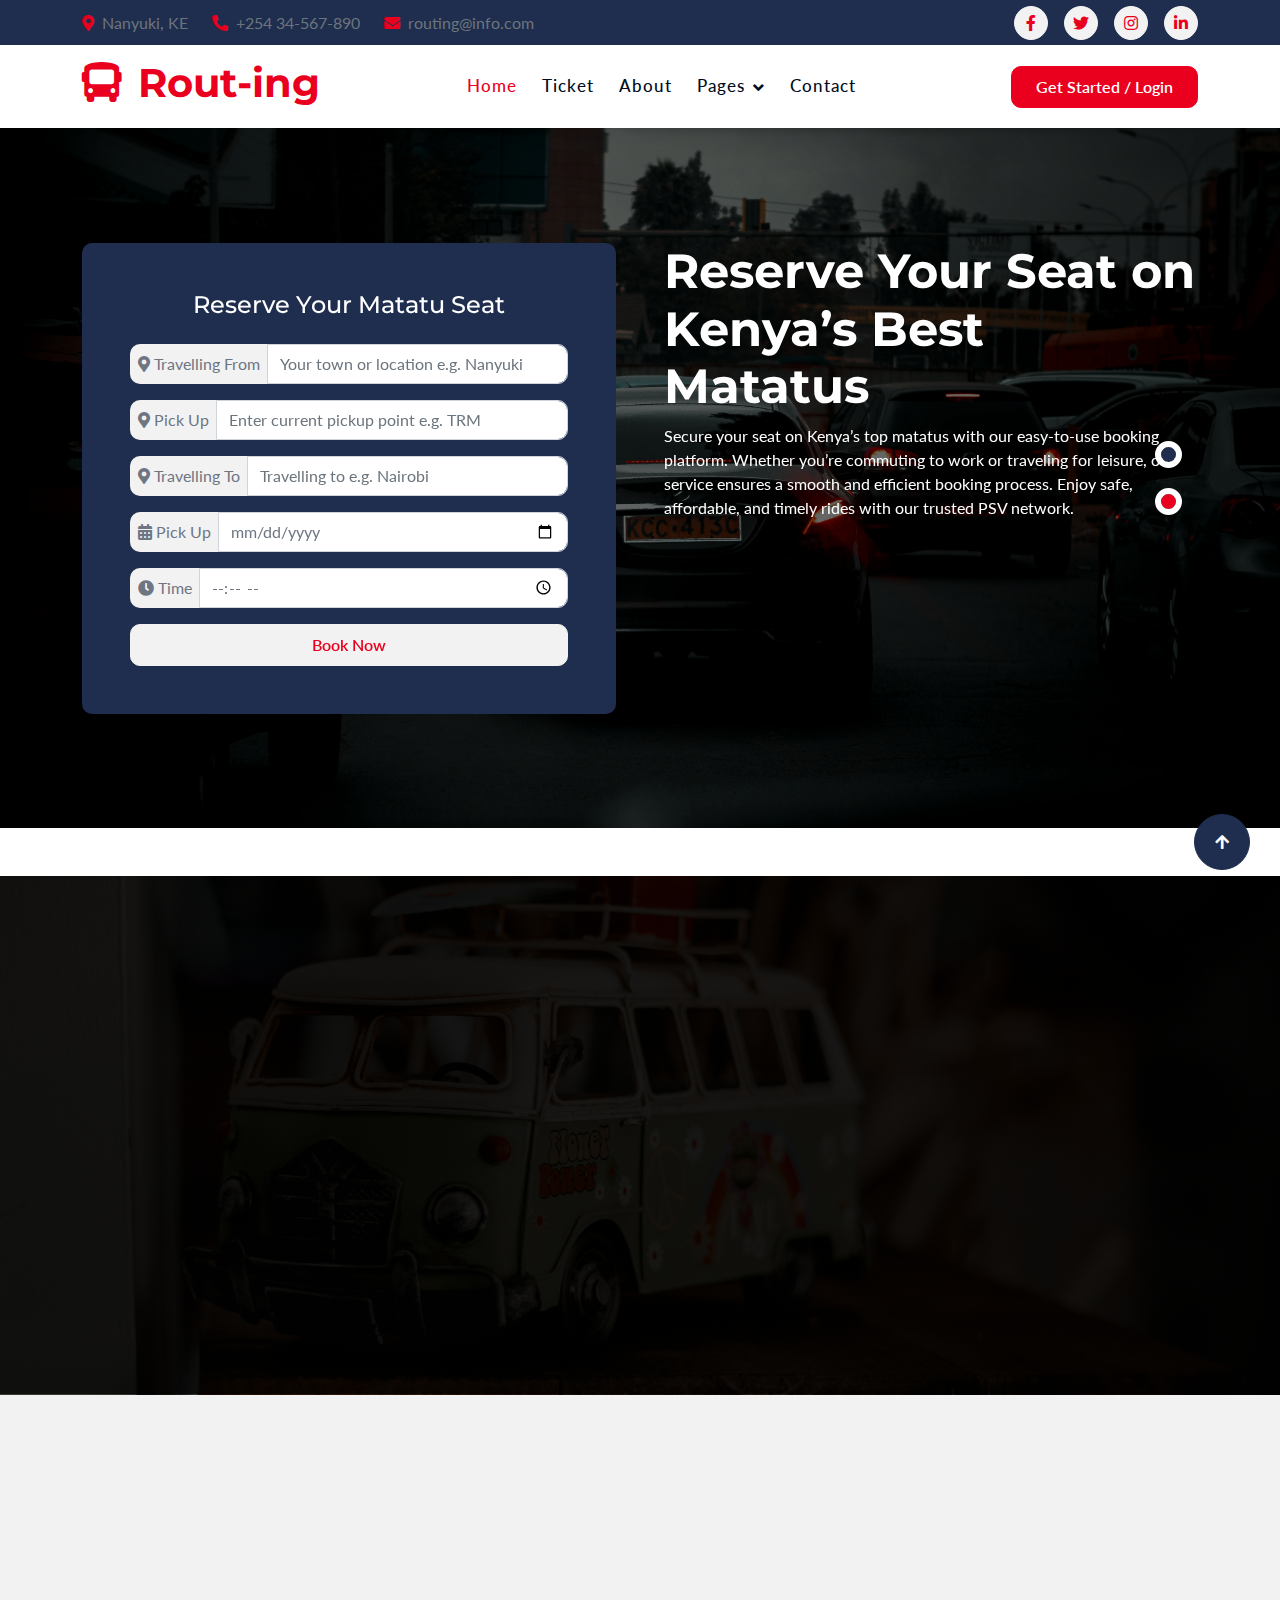
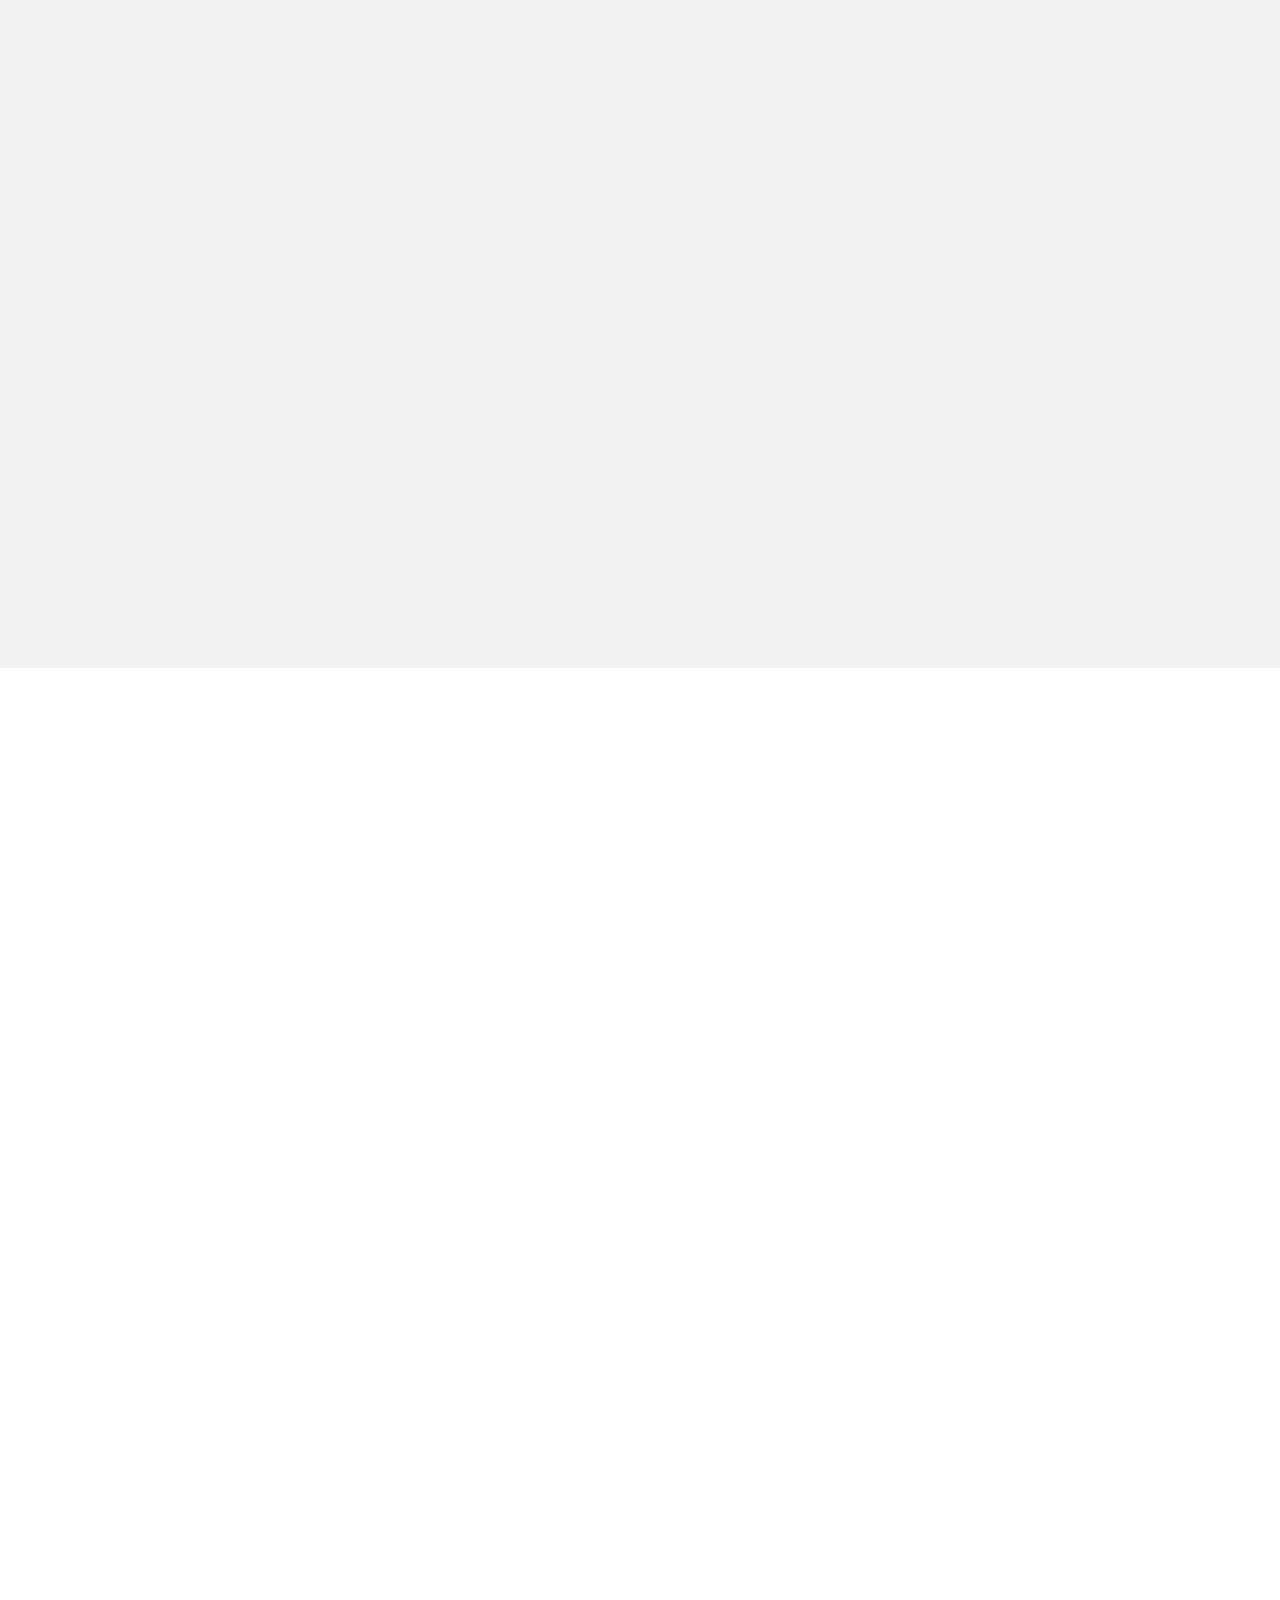
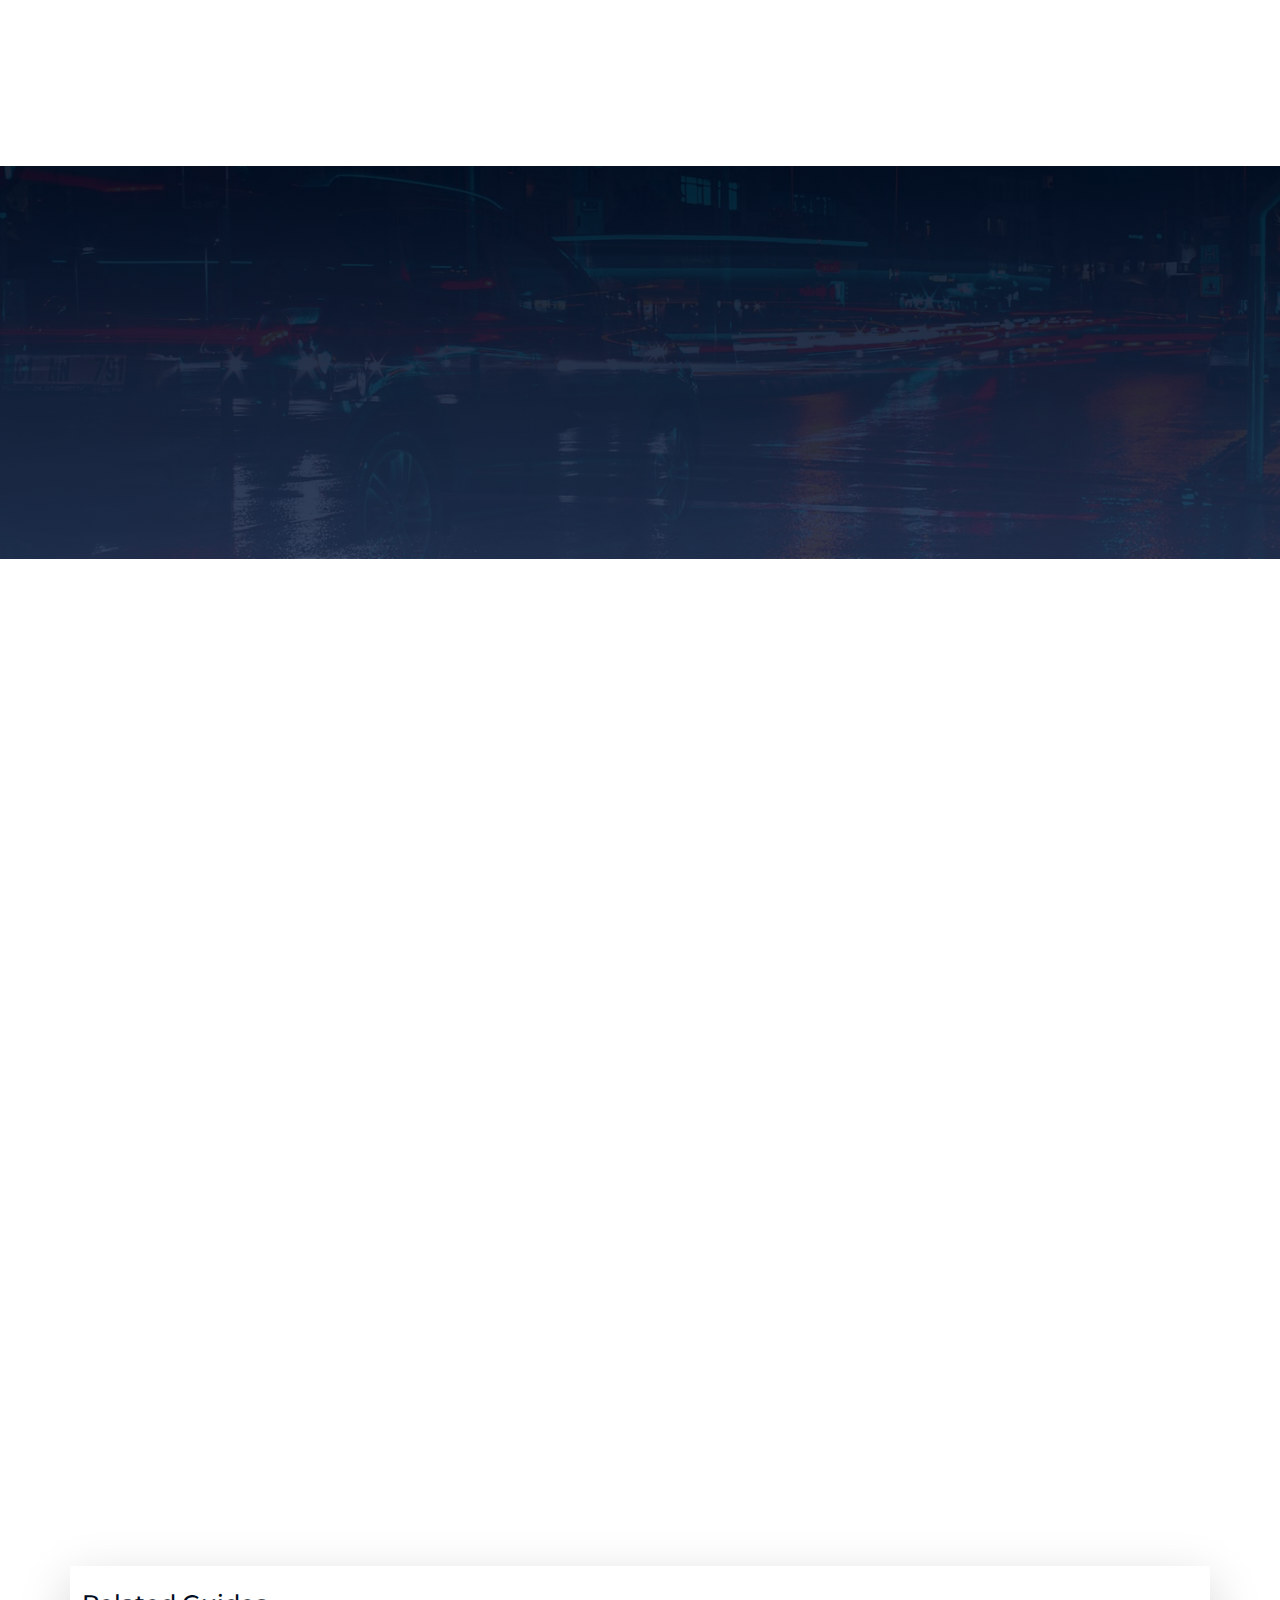
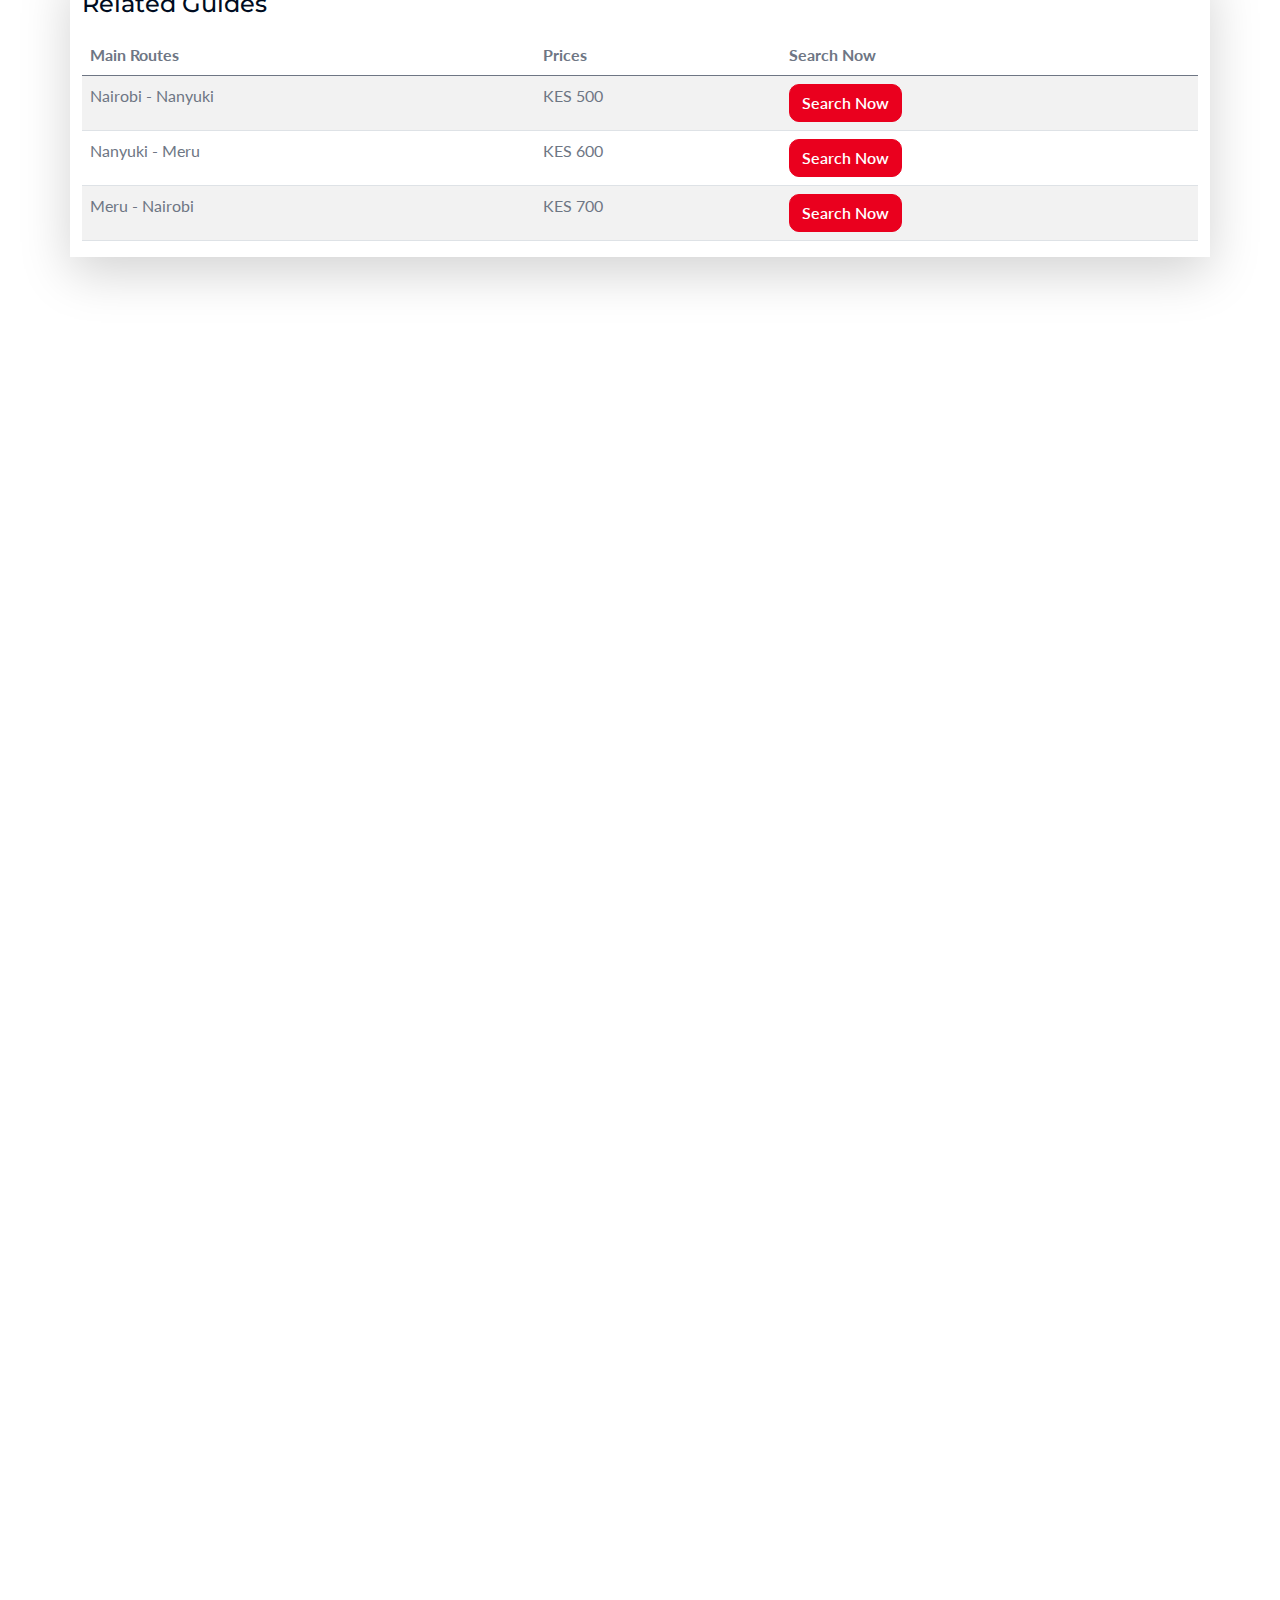
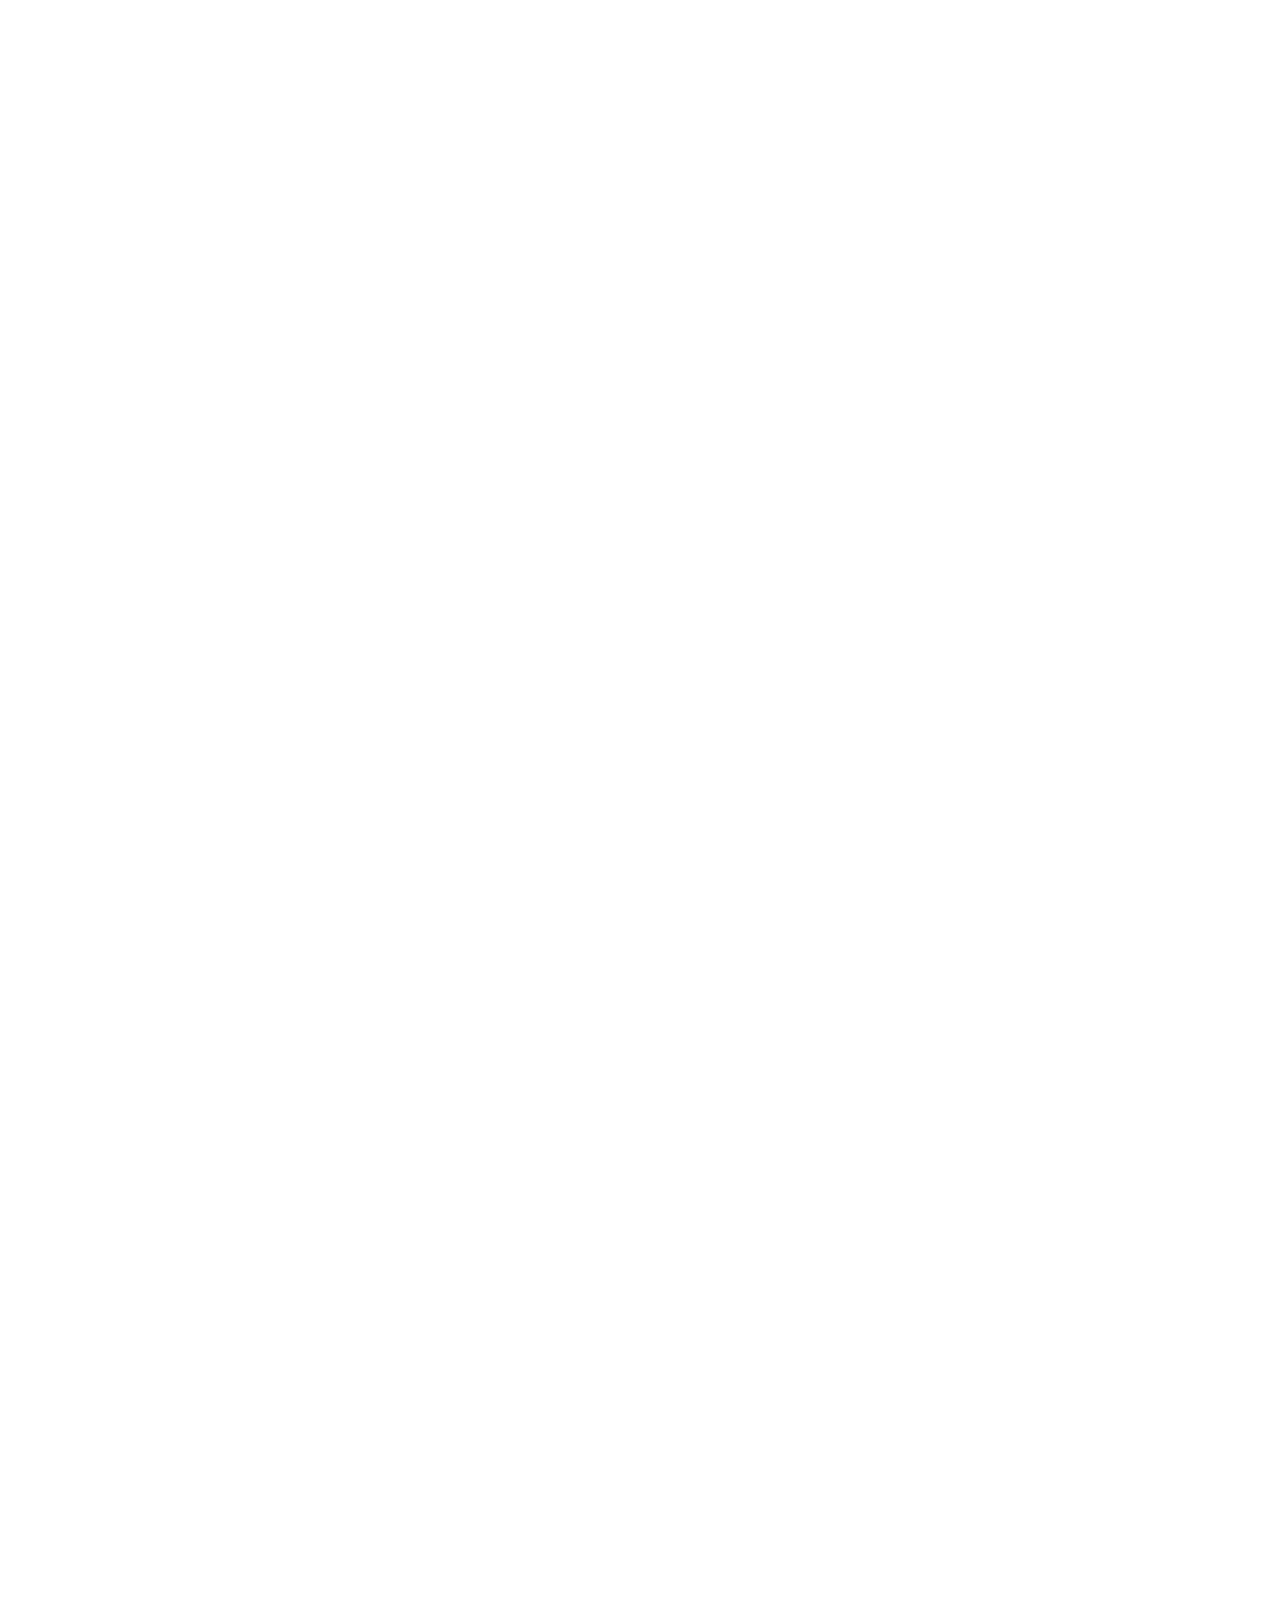
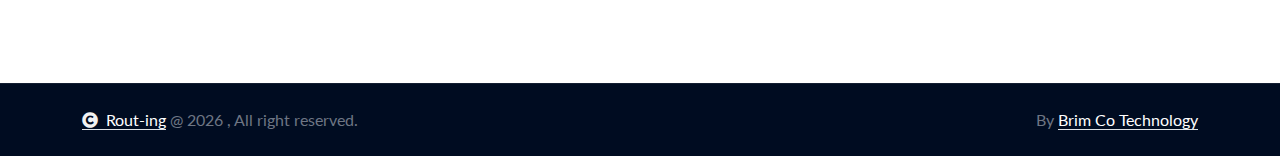
<file: index.html>
<!DOCTYPE html>
<html lang="en">

<head>
    <meta charset="utf-8">
    <title>Rout-ing || Home</title>
    <meta content="width=device-width, initial-scale=1.0" name="viewport">
    <meta content="" name="keywords">
    <meta content="" name="description">
    
    <!-- Google Web Fonts -->
    <link rel="preconnect" href="https://fonts.googleapis.com">
    <link rel="preconnect" href="https://fonts.gstatic.com" crossorigin>
    <link href="https://fonts.googleapis.com/css2?family=Lato:ital,wght@0,400;0,700;0,900;1,400;1,700;1,900&family=Montserrat:ital,wght@0,100..900;1,100..900&display=swap" rel="stylesheet"> 
    
    <!-- Icon Font Stylesheet -->
    <link rel="stylesheet" href="https://use.fontawesome.com/releases/v5.15.4/css/all.css"/>
    <link href="https://cdn.jsdelivr.net/npm/bootstrap-icons@1.4.1/font/bootstrap-icons.css" rel="stylesheet">
    
    <!-- Libraries Stylesheet -->
    <link href="lib/animate/animate.min.css" rel="stylesheet">
    <link href="lib/owlcarousel/assets/owl.carousel.min.css" rel="stylesheet">
    
    
    <!-- Customized Bootstrap Stylesheet -->
    <link href="css/bootstrap.min.css" rel="stylesheet">
    
    <!-- Template Stylesheet -->
    <link href="css/style.css" rel="stylesheet">
</head>

<body>
    
    <!-- Spinner Start -->
    <div id="spinner" class="show bg-white position-fixed translate-middle w-100 vh-100 top-50 start-50 d-flex align-items-center justify-content-center">
        <div class="spinner-border text-primary" style="width: 3rem; height: 3rem;" role="status">
            <span class="sr-only">Loading...</span>
        </div>
    </div>
    <!-- Spinner End -->
    
    <!-- Topbar Start -->
    <div class="container-fluid topbar bg-secondary d-none d-xl-block w-100">
        <div class="container">
            <div class="row gx-0 align-items-center" style="height: 45px;">
                <div class="col-lg-6 text-center text-lg-start mb-lg-0">
                    <div class="d-flex flex-wrap">
                        <a href="#" class="text-muted me-4"><i class="fas fa-map-marker-alt text-primary me-2"></i>Nanyuki, KE</a>
                        <a href="tel:+01234567890" class="text-muted me-4"><i class="fas fa-phone-alt text-primary me-2"></i>+254 34-567-890</a>
                        <a href="mailto:example@gmail.com" class="text-muted me-0"><i class="fas fa-envelope text-primary me-2"></i>routing@info.com</a>
                    </div>
                </div>
                <div class="col-lg-6 text-center text-lg-end">
                    <div class="d-flex align-items-center justify-content-end">
                        <a href="#" class="btn btn-light btn-sm-square rounded-circle me-3"><i class="fab fa-facebook-f"></i></a>
                        <a href="#" class="btn btn-light btn-sm-square rounded-circle me-3"><i class="fab fa-twitter"></i></a>
                        <a href="#" class="btn btn-light btn-sm-square rounded-circle me-3"><i class="fab fa-instagram"></i></a>
                        <a href="#" class="btn btn-light btn-sm-square rounded-circle me-0"><i class="fab fa-linkedin-in"></i></a>
                    </div>
                </div>
            </div>
        </div>
    </div>
    <!-- Topbar End -->
    
    <!-- Navbar & Hero Start -->
    <div class="container-fluid nav-bar sticky-top px-0 px-lg-4 py-2 py-lg-0">
        <div class="container">
            <nav class="navbar navbar-expand-lg navbar-light">
                <a href="" class="navbar-brand p-0">
                    <h1 class="display-6 text-primary"><i class="fas fa-bus me-3"></i></i>Rout-ing</h1>
                    <!-- <img src="img/logo.png" alt="Logo"> -->
                </a>
                <button class="navbar-toggler" type="button" data-bs-toggle="collapse" data-bs-target="#navbarCollapse">
                    <span class="fa fa-bars"></span>
                </button>
                <div class="collapse navbar-collapse" id="navbarCollapse">
                    <div class="navbar-nav mx-auto py-0">
                        <a href="index.html" class="nav-item nav-link active">Home</a>
                        <a href="ticket.html" class="nav-item nav-link">Ticket</a>
                        <a href="about.html" class="nav-item nav-link">About</a>
                        
                        <div class="nav-item dropdown">
                            <a href="#" class="nav-link dropdown-toggle" data-bs-toggle="dropdown">Pages</a>
                            <div class="dropdown-menu m-0">
                                <a href="cars.html" class="dropdown-item">Saccos</a>
                                <a href="testimonial.html" class="dropdown-item">Testimonial</a>
                            </div>
                        </div>
                        <a href="contact.html" class="nav-item nav-link">Contact</a>
                    </div>
                    <!-- <a href="#" class="btn btn-secondary rounded py-2 px-4 mx-2">Login</a> -->
                    <a href="form.html" class="btn btn-primary rounded py-2 px-4">Get Started / Login</a>
                </div>
            </nav>
        </div>
    </div>
    <!-- Navbar & Hero End -->
    
    <!-- Carousel Start -->
    <div class="header-carousel">
        <div id="carouselId" class="carousel slide" data-bs-ride="carousel" data-bs-interval="false">
            <ol class="carousel-indicators">
                <li data-bs-target="#carouselId" data-bs-slide-to="0" class="active" aria-current="true" aria-label="First slide"></li>
                <li data-bs-target="#carouselId" data-bs-slide-to="1" aria-label="Second slide"></li>
            </ol>
            <div class="carousel-inner" role="listbox">
                <div class="carousel-item active">
                    <img src="img/hero-1.jpg" class="img-fluid w-100" alt="First slide"/>
                    <div class="carousel-caption">
                        <div class="container py-4">
                            <div class="row g-5">
                                <div class="col-lg-6 fadeInLeft animated" data-animation="fadeInLeft" data-delay="1s" style="animation-delay: 1s;">
                                    <div class="bg-secondary rounded p-5">
                                        <h4 class="text-white mb-4">Book Your Matatu Ticket</h4>
                                        <form>
                                            <div class="row g-3">
                                                <div class="col-12">
                                                    <div class="input-group">
                                                        <div class="d-flex align-items-center bg-light text-body rounded-start p-2">
                                                            <span class="fas fa-map-marker-alt"></span> <span class="ms-1">Travelling From</span>
                                                        </div>
                                                        <input class="form-control" type="text" placeholder="Your town or location e.g. Nanyuki" aria-label="Enter a City or Town">
                                                    </div>
                                                </div>
                                                <div class="col-12">
                                                    <div class="input-group">
                                                        <div class="d-flex align-items-center bg-light text-body rounded-start p-2">
                                                            <span class="fas fa-map-marker-alt"></span> <span class="ms-1">Pick Up</span>
                                                        </div>
                                                        <input class="form-control" type="text" placeholder="Enter current pickup point e.g. TRM" aria-label="Enter a City or Town">
                                                    </div>
                                                </div>
                                                <div class="col-12">
                                                    <div class="input-group">
                                                        <div class="d-flex align-items-center bg-light text-body rounded-start p-2">
                                                            <span class="fas fa-map-marker-alt"></span><span class="ms-1">Travelling To</span>
                                                        </div>
                                                        <input class="form-control" type="text" placeholder="Travelling to e.g. Nairobi" aria-label="Enter a City or Town">
                                                    </div>
                                                </div>
                                                <div class="col-12">
                                                    <div class="input-group">
                                                        <div class="d-flex align-items-center bg-light text-body rounded-start p-2">
                                                            <span class="fas fa-calendar-alt"></span><span class="ms-1">Pick Up</span>
                                                        </div>
                                                        <input class="form-control" type="date">
                                                    </div>
                                                </div>
                                                <div class="col-12">
                                                    <div class="input-group">
                                                        <div class="d-flex align-items-center bg-light text-body rounded-start p-2">
                                                            <span class="fas fa-clock"></span><span class="ms-1">Time</span>
                                                        </div>
                                                        <input class="form-control" type="time">
                                                    </div>
                                                </div>
                                                <div class="col-12">
                                                    <button class="btn btn-light w-100 py-2">Book Now</button>
                                                </div>
                                            </div>
                                        </form>
                                    </div>
                                </div>
                                <div class="col-lg-6 d-none d-lg-flex fadeInRight animated" data-animation="fadeInRight" data-delay="1s" style="animation-delay: 1s;">
                                    <div class="text-start">
                                        <h1 class="display-5 text-white">Book Your Matatu Ride</h1>
                                        <p>Experience the convenience of booking your matatu ride online. Choose your route, select your seat, and travel comfortably with our reliable PSV services across Kenya. Say goodbye to long queues and enjoy a hassle-free journey with just a few clicks</p>
                                    </div>
                                </div>
                            </div>
                        </div>
                    </div>
                </div>
                <div class="carousel-item">
                    <img src="img/hero-2.jpg" class="img-fluid w-100" alt="First slide"/>
                    <div class="carousel-caption">
                        <div class="container py-4">
                            <div class="row g-5">
                                <div class="col-lg-6 fadeInLeft animated" data-animation="fadeInLeft" data-delay="1s" style="animation-delay: 1s;">
                                    <div class="bg-secondary rounded p-5">
                                        <h4 class="text-white mb-4">Reserve Your Matatu Seat</h4>
                                        <form>
                                            <div class="row g-3">
                                                <div class="col-12">
                                                    <div class="input-group">
                                                        <div class="d-flex align-items-center bg-light text-body rounded-start p-2">
                                                            <span class="fas fa-map-marker-alt"></span> <span class="ms-1">Travelling From</span>
                                                        </div>
                                                        <input class="form-control" type="text" placeholder="Your town or location e.g. Nanyuki" aria-label="Enter a City or Town">
                                                    </div>
                                                </div>
                                                <div class="col-12">
                                                    <div class="input-group">
                                                        <div class="d-flex align-items-center bg-light text-body rounded-start p-2">
                                                            <span class="fas fa-map-marker-alt"></span> <span class="ms-1">Pick Up</span>
                                                        </div>
                                                        <input class="form-control" type="text" placeholder="Enter current pickup point e.g. TRM" aria-label="Enter a City or Town">
                                                    </div>
                                                </div>
                                                <div class="col-12">
                                                    <div class="input-group">
                                                        <div class="d-flex align-items-center bg-light text-body rounded-start p-2">
                                                            <span class="fas fa-map-marker-alt"></span><span class="ms-1">Travelling To</span>
                                                        </div>
                                                        <input class="form-control" type="text" placeholder="Travelling to e.g. Nairobi" aria-label="Enter a City or Town">
                                                    </div>
                                                </div>
                                                <div class="col-12">
                                                    <div class="input-group">
                                                        <div class="d-flex align-items-center bg-light text-body rounded-start p-2">
                                                            <span class="fas fa-calendar-alt"></span><span class="ms-1">Pick Up</span>
                                                        </div>
                                                        <input class="form-control" type="date">
                                                    </div>
                                                </div>
                                                <div class="col-12">
                                                    <div class="input-group">
                                                        <div class="d-flex align-items-center bg-light text-body rounded-start p-2">
                                                            <span class="fas fa-clock"></span><span class="ms-1">Time</span>
                                                        </div>
                                                        <input class="form-control" type="time">
                                                    </div>
                                                </div>
                                                <div class="col-12">
                                                    <button class="btn btn-light w-100 py-2">Book Now</button>
                                                </div>
                                            </div>
                                        </form>
                                    </div>
                                </div>
                                <div class="col-lg-6 d-none d-lg-flex fadeInRight animated" data-animation="fadeInRight" data-delay="1s" style="animation-delay: 1s;">
                                    <div class="text-start">
                                        <h1 class="display-5 text-white">Reserve Your Seat on Kenya’s Best Matatus</h1>
                                        <p>Secure your seat on Kenya’s top matatus with our easy-to-use booking platform. Whether you’re commuting to work or traveling for leisure, our service ensures a smooth and efficient booking process. Enjoy safe, affordable, and timely rides with our trusted PSV network.</p>
                                    </div>
                                </div>
                            </div>
                        </div>
                    </div>
                </div>
            </div>
        </div>
    </div>
    <!-- Carousel End -->
    
    <!-- Car Steps Start -->
    <div class="container-fluid steps mt-5 ">
        <div class="container py-5">
            <div class="text-center mx-auto pb-5 wow fadeInUp" data-wow-delay="0.1s" style="max-width: 800px;">
                <h1 class="display-5 text-capitalize text-white mb-3">Rout-ing Booking<span class="text-primary"> Process</span></h1>
                <p class="mb-0 text-white">Our platform is designed to provide a seamless and efficient booking experience, ensuring you travel with ease and confidence.
                </p>
            </div>
            <div class="row g-4">
                <div class="col-lg-3 wow fadeInUp" data-wow-delay="0.1s">
                    <div class="steps-item p-4 mb-4">
                        <h4>Select Your Route</h4>
                        <p class="mb-0">Choose your pickup and drop-off locations from the available options.
                            Select the date and time of your travel.</p>
                            <div class="setps-number">01.</div>
                        </div>
                    </div>
                    <div class="col-lg-3 wow fadeInUp" data-wow-delay="0.3s">
                        <div class="steps-item p-4 mb-4">
                            <h4>Choose Your Seat</h4>
                            <p class="mb-0">View the seating arrangement and select your preferred seat.
                                Confirm the number of passengers traveling with you.</p>
                                <div class="setps-number">02.</div>
                            </div>
                        </div>
                        <div class="col-lg-3 wow fadeInUp" data-wow-delay="0.5s">
                            <div class="steps-item p-4 mb-4">
                                <h4>Make a Payment</h4>
                                <p class="mb-0">Enter your payment details and confirm the transaction. Once your payment is processed, you will receive a booking confirmation via SMS and QR Code.</p>
                                <div class="setps-number">03.</div>
                            </div>
                        </div>
                        <div class="col-lg-3 wow fadeInUp" data-wow-delay="0.5s">
                            <div class="steps-item p-4 mb-4">
                                <h4>Receive Notifications</h4>
                                <p class="mb-0">
                                    Keep an eye on notifications for updates on your ride, including when the vehicle is full and ready to depart.</p>
                                    <div class="setps-number">04.</div>
                                </div>
                            </div>
                        </div>
                    </div>
                </div>
                <!-- Car Steps End -->
                
                <!-- Features Start -->
                <div class="container-fluid feature py-5">
                    <div class="container py-5">
                        <div class="text-center mx-auto pb-5 wow fadeInUp" data-wow-delay="0.1s" style="max-width: 800px;">
                            <h1 class="display-5 text-capitalize mb-3">Rout-ing <span class="text-primary">Features</span></h1>
                            <p class="mb-0">Discover the key features that make Rout-ing the best choice for your transportation needs. Our platform is designed to provide you with a seamless and efficient booking experience, ensuring you travel with ease and confidence.
                            </p>
                        </div>
                        <div class="row g-4 align-items-center">
                            <div class="col-xl-4">
                                <div class="row gy-4 gx-0">
                                    <div class="col-12 wow fadeInUp" data-wow-delay="0.1s">
                                        <div class="feature-item">
                                            <div class="feature-icon">
                                                <span class="bi bi-person-check-fill fa-2x"></span>
                                            </div>
                                            <div class="ms-4">
                                                <h5 class="mb-3">Customer Support</h5>
                                                <p class="mb-0">Our dedicated customer support team is available 24/7 to assist you with any queries or issues. Whether you need help with booking, cancellations, or general inquiries, our team is here to ensure you have a pleasant and hassle-free experience.</p>
                                            </div>
                                        </div>
                                    </div>
                                    <div class="col-12 wow fadeInUp" data-wow-delay="0.3s">
                                        <div class="feature-item">
                                            <div class="feature-icon">
                                                <span class="bi bi-bookmark-plus-fill fa-2x"></span>
                                            </div>
                                            <div class="ms-4">
                                                <h5 class="mb-3">Easy Online Booking</h5>
                                                <p class="mb-0">Book your matatu ride effortlessly from anywhere, at any time. Our user-friendly interface allows you to select your route, choose your seat, and confirm your booking in just a few clicks. Say goodbye to long queues and enjoy the convenience of online booking.</p>
                                            </div>
                                        </div>
                                    </div>
                                </div>
                            </div>
                            <div class="col-lg-12 col-xl-4 wow fadeInUp" data-wow-delay="0.2s">
                                <img src="img/features.avif" class="img-fluid w-100" style="object-fit: cover;" alt="Img">
                            </div>
                            <div class="col-xl-4">
                                <div class="row gy-4 gx-0">
                                    <div class="col-12 wow fadeInUp" data-wow-delay="0.1s">
                                        <div class="feature-item justify-content-end">
                                            <div class="text-end me-4">
                                                <h5 class="mb-3">Flexible Scheduling</h5>
                                                <p class="mb-0">Adjust your travel plans with ease. Our system allows you to modify your booking details, such as pickup and drop-off times, without any hassle. This flexibility ensures that your travel plans can adapt to any changes in your schedule1.</p>
                                            </div>
                                            <div class="feature-icon">
                                                <span class="bi bi-calendar2-week-fill fa-2x"></span>
                                            </div>
                                        </div>
                                    </div>
                                    <div class="col-12 wow fadeInUp" data-wow-delay="0.3s">
                                        <div class="feature-item justify-content-end">
                                            <div class="text-end me-4">
                                                <h5 class="mb-3">User Reviews and Ratings</h5>
                                                <p class="mb-0">Make informed decisions by reading reviews and ratings from other passengers. Our platform features a comprehensive review system that helps you choose the best service based on real user experiences.</p>
                                            </div>
                                            <div class="feature-icon">
                                                <span class="bi bi-file-earmark-bar-graph-fill fa-2x"></span>
                                            </div>
                                        </div>
                                    </div>
                                </div>
                            </div>
                        </div>
                    </div>
                </div>
                <!-- Features End -->
                
                <!-- About Start -->
                <div class="container-fluid overflow-hidden about py-5">
                    <div class="container py-5">
                        <div class="row g-5">
                            <div class="col-xl-6 wow fadeInLeft" data-wow-delay="0.2s">
                                <div class="about-item">
                                    <div class="pb-5">
                                        <h1 class="display-5 text-capitalize">Rout-ing <span class="text-primary">About</span></h1>
                                        <p class="mb-0">Welcome to Rout-ing, your trusted partner in public transportation. We are dedicated to providing a seamless and efficient booking experience for matatu rides across Kenya.
                                        </p>
                                    </div>
                                    <div class="row g-4">
                                        <div class="col-lg-6">
                                            <div class="about-item-inner border p-4">
                                                <div class="about-icon mb-4">
                                                    <img src="img/about-icon-1.png" class="img-fluid w-50 h-50" alt="Icon">
                                                </div>
                                                <h5 class="mb-3">Our Vision</h5>
                                                <p class="mb-0">To revolutionize public transportation in Kenya by providing a reliable, efficient, and user-friendly platform that enhances the travel experience for all passengers.</p>
                                            </div>
                                        </div>
                                        <div class="col-lg-6">
                                            <div class="about-item-inner border p-4">
                                                <div class="about-icon mb-4">
                                                    <img src="img/about-icon-2.png" class="img-fluid h-50 w-50" alt="Icon">
                                                </div>
                                                <h5 class="mb-3">Our Mision</h5>
                                                <p class="mb-0">To deliver a superior transportation booking experience through innovation, customer-centric services, and a commitment to safety and reliability.</p>
                                            </div>
                                        </div>
                                    </div>
                                    <p class="text-item my-4">Our platform is designed to make your travel convenient, reliable, and secure, ensuring you reach your destination comfortably and on time.
                                    </p>
                                    <div class="row g-4">
                                        <div class="col-lg-6">
                                            <div class="text-center rounded bg-secondary p-4">
                                                <h1 class="display-6 text-white">2</h1>
                                                <h5 class="text-light mb-0">Years Of Experience</h5>
                                            </div>
                                        </div>
                                        <div class="col-lg-6">
                                            <div class="rounded">
                                                <p class="mb-2"><i class="fa fa-check-circle text-primary me-1"></i> Simplify Travel</p>
                                                <p class="mb-2"><i class="fa fa-check-circle text-primary me-1"></i> Enhance Reliability</p>
                                                <p class="mb-2"><i class="fa fa-check-circle text-primary me-1"></i> Ensure Safety</p>
                                                <p class="mb-0"><i class="fa fa-check-circle text-primary me-1"></i> Support Customers</p>
                                            </div>
                                        </div>
                                        <div class="col-lg-5 d-flex align-items-center">
                                            <a href="about.html" class="btn btn-primary rounded py-3 px-5">More About Us</a>
                                        </div>
                                        <div class="col-lg-7">
                                            <div class="d-flex align-items-center">
                                                <img src="img/cobb Kaba.jpg" class="img-fluid rounded-circle border border-4 border-secondary" style="width: 100px; height: 100px;" alt="Image">
                                                <div class="ms-4">
                                                    <h4>Jimmie Kaba</h4>
                                                    <p class="mb-0">Rout-ing Founder</p>
                                                </div>
                                            </div>
                                        </div>
                                    </div>
                                </div>
                            </div>
                            <div class="col-xl-6 wow fadeInRight" data-wow-delay="0.2s">
                                <div class="about-img">
                                    <div class="img-1">
                                        <img src="img/about-img.avif" class="img-fluid rounded h-100 w-100" alt="">
                                    </div>
                                    <div class="img-2">
                                        <img src="img/features.jpg" class="img-fluid rounded w-100" alt="">
                                    </div>
                                </div>
                            </div>
                        </div>
                    </div>
                </div>
                <!-- About End -->
                
                <!-- Fact Counter -->
                <div class="container-fluid counter bg-secondary py-5">
                    <div class="container py-5">
                        <div class="row g-5">
                            <div class="col-md-6 col-lg-6 col-xl-3 wow fadeInUp" data-wow-delay="0.1s">
                                <div class="counter-item text-center">
                                    <div class="counter-item-icon mx-auto">
                                        <i class="fas fa-thumbs-up fa-2x"></i>
                                    </div>
                                    <div class="counter-counting my-3">
                                        <span class="text-white fs-2 fw-bold" data-toggle="counter-up">129</span>
                                        <span class="h1 fw-bold text-white">+</span>
                                    </div>
                                    <h4 class="text-white mb-0">Happy Clients</h4>
                                </div>
                            </div>
                            <div class="col-md-6 col-lg-6 col-xl-3 wow fadeInUp" data-wow-delay="0.3s">
                                <div class="counter-item text-center">
                                    <div class="counter-item-icon mx-auto">
                                        <i class="fas fa-bus fa-2x"></i>
                                    </div>
                                    <div class="counter-counting my-3">
                                        <span class="text-white fs-2 fw-bold" data-toggle="counter-up">10</span>
                                        <span class="h1 fw-bold text-white">+</span>
                                    </div>
                                    <h4 class="text-white mb-0">PSV Vehicles</h4>
                                </div>
                            </div>
                            <div class="col-md-6 col-lg-6 col-xl-3 wow fadeInUp" data-wow-delay="0.5s">
                                <div class="counter-item text-center">
                                    <div class="counter-item-icon mx-auto">
                                        <i class="fas fa-building fa-2x"></i>
                                    </div>
                                    <div class="counter-counting my-3">
                                        <span class="text-white fs-2 fw-bold" data-toggle="counter-up">9</span>
                                        <span class="h1 fw-bold text-white">+</span>
                                    </div>
                                    <h4 class="text-white mb-0">Partner Saccos</h4>
                                </div>
                            </div>
                            <div class="col-md-6 col-lg-6 col-xl-3 wow fadeInUp" data-wow-delay="0.7s">
                                <div class="counter-item text-center">
                                    <div class="counter-item-icon mx-auto">
                                        <i class="bi bi-map-fill fa-2x"></i>
                                    </div>
                                    <div class="counter-counting my-3">
                                        <span class="text-white fs-2 fw-bold" data-toggle="counter-up">589</span>
                                        <span class="h1 fw-bold text-white">+</span>
                                    </div>
                                    <h4 class="text-white mb-0">Total kilometers</h4>
                                </div>
                            </div>
                        </div>
                    </div>
                </div>
                <!-- Fact Counter -->
                
                <!-- locations Start -->
                <div class="container-fluid service py-5">
                    <div class="container py-5">
                        <div class="text-center mx-auto pb-5 wow fadeInUp" data-wow-delay="0.1s" style="max-width: 800px;">
                            <h1 class="display-5 text-capitalize mb-3">Explore our <span class="text-primary">Locations</span></h1>
                            <p class="mb-0">Discover the best places to visit and enjoy our services at these amazing locations.
                            </p>
                        </div>
                        <div class="row g-4">
                            <div class="col-md-6 col-lg-4 wow fadeInUp" data-wow-delay="0.1s">
                                <div class="service-item p-4">
                                    <div class="service-icon mb-4">
                                        <i class="bi bi-geo-fill fa-2x"></i>
                                    </div>
                                    <h5 class="mb-3">Karatina, KE</h5>
                                    <p class="mb-0">Karatina is a vibrant town in Nyeri County, renowned for its rich agricultural heritage and one of the largest open-air markets in East Africa.</p>
                                </div>
                            </div>
                            <div class="col-md-6 col-lg-4 wow fadeInUp" data-wow-delay="0.3s">
                                <div class="service-item p-4">
                                    <div class="service-icon mb-4">
                                        <i class="bi bi-geo-fill fa-2x"></i>
                                    </div>
                                    <h5 class="mb-3">Meru, KE</h5>
                                    <p class="mb-0">Meru is a bustling town located on the northeastern slopes of Mount Kenya.
                                    </div>
                                </div>
                                <div class="col-md-6 col-lg-4 wow fadeInUp" data-wow-delay="0.1s">
                                    <div class="service-item p-4">
                                        <div class="service-icon mb-4">
                                            <i class="bi bi-geo-fill fa-2x"></i>
                                        </div>
                                        <h5 class="mb-3">Nairobi, KE</h5>
                                        <p class="mb-0">Nairobi, the capital city of Kenya, is a bustling metropolis known for its vibrant culture and economic significance. </p>
                                    </div>
                                </div>
                                <div class="col-md-6 col-lg-4 wow fadeInUp" data-wow-delay="0.3s">
                                    <div class="service-item p-4">
                                        <div class="service-icon mb-4">
                                            <i class="bi bi-geo-fill fa-2x"></i>
                                        </div>
                                        <h5 class="mb-3">Nakuru, KE</h5>
                                        <p class="mb-0">Nakuru is a major agricultural and commercial hub located in the Rift Valley region.</p>
                                    </div>
                                </div>
                                <div class="col-md-6 col-lg-4 wow fadeInUp" data-wow-delay="0.1s">
                                    <div class="service-item p-4">
                                        <div class="service-icon mb-4">
                                            <i class="bi bi-geo-fill fa-2x"></i>
                                        </div>
                                        <h5 class="mb-3">Nanyuki, KE</h5>
                                        <p class="mb-0">Nanyuki, located at the equator, is a gateway to Mount Kenya and a popular destination for adventure seekers.</p>
                                    </div>
                                </div>
                                <div class="col-md-6 col-lg-4 wow fadeInUp" data-wow-delay="0.3s">
                                    <div class="service-item p-4">
                                        <div class="service-icon mb-4">
                                            <i class="bi bi-geo-fill fa-2x"></i>
                                        </div>
                                        <h5 class="mb-3">Nyeri, KE</h5>
                                        <p class="mb-0">Nyeri, situated in the Central Highlands, is known for its lush landscapes and cool climate.</p>
                                    </div>
                                </div>
                            </div>
                            <div class="text-center mx-auto pb-5 wow fadeInUp pt-5" data-wow-delay="0.1s" style="max-width: 800px;">
                                <h1 class="display-5 text-capitalize mb-3">Our Related <span class="text-primary">Guide</span></h1>
                                <p class="mb-0">Here is a guide of the prices to our popular destinations.
                                </p>
                            </div>
                            <div class="row g-4 shadow-lg">
                                <div class="col-lg-12">
                                    <h4 class="mb-3">Related Guides</h4>
                                    <table class="table table-striped">
                                        <thead>
                                            <tr>
                                                <th>Main Routes</th>
                                                <th>Prices</th>
                                                <th>Search Now</th>
                                            </tr>
                                        </thead>
                                        <tbody>
                                            <tr>
                                                <td>Nairobi - Nanyuki</td>
                                                <td>KES 500</td>
                                                <td><button class="btn btn-primary">Search Now</button></td>
                                            </tr>
                                            <tr>
                                                <td>Nanyuki - Meru</ td>
                                                <td>KES 600</td>
                                                <td><button class="btn btn-primary">Search Now</button></td>
                                            </tr>
                                            <tr>
                                                <td>Meru - Nairobi</td>
                                                <td>KES 700</td>
                                                <td><button class="btn btn-primary">Search Now</button></td>
                                            </tr>
                                        </tbody>
                                    </table>
                                </div>
                            </div>
                        </div>
                    </div>
                    <!-- locations End -->
                    
                    <!-- Car categories Start -->
                    <div class="container-fluid categories pb-5">
                        <div class="container pb-5">
                            <div class="text-center mx-auto pb-5 wow fadeInUp" data-wow-delay="0.1s" style="max-width: 800px;">
                                <h1 class="display-5 text-capitalize mb-3">Rout-ing Partner <span class="text-primary">Saccos</span></h1>
                                <p class="mb-0">Our Partner Saccos section highlights the trusted and reliable Savings and Credit Cooperative Organizations (Saccos) that collaborate with Rout-ing to provide exceptional transportation services. These partnerships ensure that our passengers enjoy safe, efficient, and comfortable rides across Kenya.
                                </p>
                            </div>
                            <div class="categories-carousel owl-carousel wow fadeInUp" data-wow-delay="0.1s">
                                <div class="categories-item p-4">
                                    <div class="categories-item-inner">
                                        <div class="categories-img rounded-top">
                                            <img src="img/features.avif" class="img-fluid w-100 rounded-top" alt="">
                                        </div>
                                        <div class="categories-content rounded-bottom p-4">
                                            <h4>Nanyuki Express Cabs</h4>
                                            <div class="categories-review mb-4">
                                                <div class="me-3">4.5 Review</div>
                                                <div class="d-flex justify-content-center text-secondary">
                                                    <i class="fas fa-star"></i>
                                                    <i class="fas fa-star"></i>
                                                    <i class="fas fa-star"></i>
                                                    <i class="fas fa-star"></i>
                                                    <i class="fas fa-star text-body"></i>
                                                </div>
                                            </div>
                                            <a href="#" class="btn btn-primary rounded-pill d-flex justify-content-center py-3">Book Now</a>
                                        </div>
                                    </div>
                                </div>
                                <div class="categories-item p-4">
                                    <div class="categories-item-inner">
                                        <div class="categories-img rounded-top">
                                            <img src="img/features.avif" class="img-fluid w-100 rounded-top" alt="">
                                        </div>
                                        <div class="categories-content rounded-bottom p-4">
                                            <h4>Nyena Shuttle</h4>
                                            <div class="categories-review mb-4">
                                                <div class="me-3">3.5 Review</div>
                                                <div class="d-flex justify-content-center text-secondary">
                                                    <i class="fas fa-star"></i>
                                                    <i class="fas fa-star"></i>
                                                    <i class="fas fa-star"></i>
                                                    <i class="fas fa-star"></i>
                                                    <i class="fas fa-star text-body"></i>
                                                </div>
                                            </div>
                                            <a href="#" class="btn btn-primary rounded-pill d-flex justify-content-center py-3">Book Now</a>
                                        </div>
                                    </div>
                                </div>
                                <div class="categories-item p-4">
                                    <div class="categories-item-inner">
                                        <div class="categories-img rounded-top">
                                            <img src="img/features.avif" class="img-fluid w-100 rounded-top" alt="">
                                        </div>
                                        <div class="categories-content rounded-bottom p-4">
                                            <h4>Menany Shuttle</h4>
                                            <div class="categories-review mb-4">
                                                <div class="me-3">3.8 Review</div>
                                                <div class="d-flex justify-content-center text-secondary">
                                                    <i class="fas fa-star"></i>
                                                    <i class="fas fa-star"></i>
                                                    <i class="fas fa-star"></i>
                                                    <i class="fas fa-star"></i>
                                                    <i class="fas fa-star text-body"></i>
                                                </div>
                                            </div>
                                            <a href="#" class="btn btn-primary rounded-pill d-flex justify-content-center py-3">Book Now</a>
                                        </div>
                                    </div>
                                </div>
                                <div class="categories-item p-4">
                                    <div class="categories-item-inner">
                                        <div class="categories-img rounded-top">
                                            <img src="img/features.avif" class="img-fluid w-100 rounded-top" alt="">
                                        </div>
                                        <div class="categories-content rounded-bottom p-4">
                                            <h4>Nanaiso Shuttle</h4>
                                            <div class="categories-review mb-4">
                                                <div class="me-3">4.8 Review</div>
                                                <div class="d-flex justify-content-center text-secondary">
                                                    <i class="fas fa-star"></i>
                                                    <i class="fas fa-star"></i>
                                                    <i class="fas fa-star"></i>
                                                    <i class="fas fa-star"></i>
                                                    <i class="fas fa-star"></i>
                                                </div>
                                            </div>
                                            <a href="#" class="btn btn-primary rounded-pill d-flex justify-content-center py-3">Book Now</a>
                                        </div>
                                    </div>
                                </div>
                                <div class="categories-item p-4">
                                    <div class="categories-item-inner">
                                        <div class="categories-img rounded-top">
                                            <img src="img/features.avif" class="img-fluid w-100 rounded-top" alt="">
                                        </div>
                                        <div class="categories-content rounded-bottom p-4">
                                            <h4>Nyakati Shuttle</h4>
                                            <div class="categories-review mb-4">
                                                <div class="me-3">4.8 Review</div>
                                                <div class="d-flex justify-content-center text-secondary">
                                                    <i class="fas fa-star"></i>
                                                    <i class="fas fa-star"></i>
                                                    <i class="fas fa-star"></i>
                                                    <i class="fas fa-star"></i>
                                                    <i class="fas fa-star"></i>
                                                </div>
                                            </div>
                                            <a href="#" class="btn btn-primary rounded-pill d-flex justify-content-center py-3">Book Now</a>
                                        </div>
                                    </div>
                                </div>
                                <div class="categories-item p-4">
                                    <div class="categories-item-inner">
                                        <div class="categories-img rounded-top">
                                            <img src="img/features.avif" class="img-fluid w-100 rounded-top" alt="">
                                        </div>
                                        <div class="categories-content rounded-bottom p-4">
                                            <h4>4N.T.E Shuttle</h4>
                                            <div class="categories-review mb-4">
                                                <div class="me-3">4.8 Review</div>
                                                <div class="d-flex justify-content-center text-secondary">
                                                    <i class="fas fa-star"></i>
                                                    <i class="fas fa-star"></i>
                                                    <i class="fas fa-star"></i>
                                                    <i class="fas fa-star"></i>
                                                    <i class="fas fa-star"></i>
                                                </div>
                                            </div>
                                            <a href="#" class="btn btn-primary rounded-pill d-flex justify-content-center py-3">Book Now</a>
                                        </div>
                                    </div>
                                </div>
                            </div>
                        </div>
                    </div>
                    <!-- Car categories End -->
                    
                    <!-- Blog Start -->
                    <!-- <div class="container-fluid blog py-5">
                        <div class="container py-5">
                            <div class="text-center mx-auto pb-5 wow fadeInUp" data-wow-delay="0.1s" style="max-width: 800px;">
                                <h1 class="display-5 text-capitalize mb-3">Cental<span class="text-primary"> Blog & News</span></h1>
                                <p class="mb-0">Lorem ipsum dolor sit amet, consectetur adipisicing elit. Ut amet nemo expedita asperiores commodi accusantium at cum harum, excepturi, quia tempora cupiditate! Adipisci facilis modi quisquam quia distinctio,
                                </p>
                            </div>
                            <div class="row g-4">
                                <div class="col-lg-4 wow fadeInUp" data-wow-delay="0.1s">
                                    <div class="blog-item">
                                        <div class="blog-img">
                                            <img src="img/blog-1.jpg" class="img-fluid rounded-top w-100" alt="Image">
                                        </div>
                                        <div class="blog-content rounded-bottom p-4">
                                            <div class="blog-date">30 Dec 2025</div>
                                            <div class="blog-comment my-3">
                                                <div class="small"><span class="fa fa-user text-primary"></span><span class="ms-2">Martin.C</span></div>
                                                <div class="small"><span class="fa fa-comment-alt text-primary"></span><span class="ms-2">6 Comments</span></div>
                                            </div>
                                            <a href="#" class="h4 d-block mb-3">Rental Cars how to check driving fines?</a>
                                            <p class="mb-3">Lorem, ipsum dolor sit amet consectetur adipisicing elit. Eius libero soluta impedit eligendi? Quibusdam, laudantium.</p>
                                            <a href="#" class="">Read More  <i class="fa fa-arrow-right"></i></a>
                                        </div>
                                    </div>
                                </div>
                                <div class="col-lg-4 wow fadeInUp" data-wow-delay="0.3s">
                                    <div class="blog-item">
                                        <div class="blog-img">
                                            <img src="img/blog-2.jpg" class="img-fluid rounded-top w-100" alt="Image">
                                        </div>
                                        <div class="blog-content rounded-bottom p-4">
                                            <div class="blog-date">25 Dec 2025</div>
                                            <div class="blog-comment my-3">
                                                <div class="small"><span class="fa fa-user text-primary"></span><span class="ms-2">Martin.C</span></div>
                                                <div class="small"><span class="fa fa-comment-alt text-primary"></span><span class="ms-2">6 Comments</span></div>
                                            </div>
                                            <a href="#" class="h4 d-block mb-3">Rental cost of sport and other cars</a>
                                            <p class="mb-3">Lorem, ipsum dolor sit amet consectetur adipisicing elit. Eius libero soluta impedit eligendi? Quibusdam, laudantium.</p>
                                            <a href="#" class="">Read More  <i class="fa fa-arrow-right"></i></a>
                                        </div>
                                    </div>
                                </div>
                                <div class="col-lg-4 wow fadeInUp" data-wow-delay="0.5s">
                                    <div class="blog-item">
                                        <div class="blog-img">
                                            <img src="img/blog-3.jpg" class="img-fluid rounded-top w-100" alt="Image">
                                        </div>
                                        <div class="blog-content rounded-bottom p-4">
                                            <div class="blog-date">27 Dec 2025</div>
                                            <div class="blog-comment my-3">
                                                <div class="small"><span class="fa fa-user text-primary"></span><span class="ms-2">Martin.C</span></div>
                                                <div class="small"><span class="fa fa-comment-alt text-primary"></span><span class="ms-2">6 Comments</span></div>
                                            </div>
                                            <a href="#" class="h4 d-block mb-3">Document required for car rental</a>
                                            <p class="mb-3">Lorem, ipsum dolor sit amet consectetur adipisicing elit. Eius libero soluta impedit eligendi? Quibusdam, laudantium.</p>
                                            <a href="#" class="">Read More  <i class="fa fa-arrow-right"></i></a>
                                        </div>
                                    </div>
                                </div>
                            </div>
                        </div>
                    </div> -->
                    <!-- Blog End -->
                    
                    <!-- Banner Start -->
                    <div class="container-fluid banner pt-5 pb-5 wow zoomInDown" data-wow-delay="0.1s">
                        <div class="container pb-5">
                            <div class="banner-item rounded">
                                <img src="img/pexels-nubikini-386009.jpg" class="img-fluid rounded w-100" alt="">
                                <div class="banner-content">
                                    <h2 class="text-primary">Join Our Network</h2>
                                    <p class="mb-0 text-white fs-6">Are you a Sacco looking to expand your reach and provide exceptional transportation services to your members? Join the Rout-ing network and become part of a trusted platform that connects passengers with reliable and efficient public transportation options across Kenya.
                                    </p>
                                    <h1 class="text-white">Interested in joining Rout-ing?</h1>
                                    <p class="text-white fs-6">Don't hesitate and send us a message or fill out the appliation form and we'll review and get back to you as soon as possible.</p>
                                    <div class="banner-btn">
                                        <a href="#" class="btn btn-secondary rounded-pill py-3 px-4 px-md-5 me-2">Learn more</a>
                                        <a href="#" class="btn btn-primary rounded-pill py-3 px-4 px-md-5 ms-2">Contact Us</a>
                                    </div>
                                </div>
                            </div>
                        </div>
                    </div>
                    <!-- Banner End -->
                    
                    <!-- Team Start -->
                    <!-- <div class="container-fluid team pb-5">
                        <div class="container pb-5">
                            <div class="text-center mx-auto pb-5 wow fadeInUp" data-wow-delay="0.1s" style="max-width: 800px;">
                                <h1 class="display-5 text-capitalize mb-3">Customer<span class="text-primary"> Suport</span> Center</h1>
                                <p class="mb-0">Lorem ipsum dolor sit amet, consectetur adipisicing elit. Ut amet nemo expedita asperiores commodi accusantium at cum harum, excepturi, quia tempora cupiditate! Adipisci facilis modi quisquam quia distinctio,
                                </p>
                            </div>
                            <div class="row g-4">
                                <div class="col-md-6 col-lg-6 col-xl-3 wow fadeInUp" data-wow-delay="0.1s">
                                    <div class="team-item p-4 pt-0">
                                        <div class="team-img">
                                            <img src="img/team-1.jpg" class="img-fluid rounded w-100" alt="Image">
                                        </div>
                                        <div class="team-content pt-4">
                                            <h4>MARTIN DOE</h4>
                                            <p>Profession</p>
                                            <div class="team-icon d-flex justify-content-center">
                                                <a class="btn btn-square btn-light rounded-circle mx-1" href=""><i class="fab fa-facebook-f"></i></a>
                                                <a class="btn btn-square btn-light rounded-circle mx-1" href=""><i class="fab fa-twitter"></i></a>
                                                <a class="btn btn-square btn-light rounded-circle mx-1" href=""><i class="fab fa-instagram"></i></a>
                                                <a class="btn btn-square btn-light rounded-circle mx-1" href=""><i class="fab fa-linkedin-in"></i></a>
                                            </div>
                                        </div>
                                    </div>
                                </div>
                                <div class="col-md-6 col-lg-6 col-xl-3 wow fadeInUp" data-wow-delay="0.3s">
                                    <div class="team-item p-4 pt-0">
                                        <div class="team-img">
                                            <img src="img/team-2.jpg" class="img-fluid rounded w-100" alt="Image">
                                        </div>
                                        <div class="team-content pt-4">
                                            <h4>MARTIN DOE</h4>
                                            <p>Profession</p>
                                            <div class="team-icon d-flex justify-content-center">
                                                <a class="btn btn-square btn-light rounded-circle mx-1" href=""><i class="fab fa-facebook-f"></i></a>
                                                <a class="btn btn-square btn-light rounded-circle mx-1" href=""><i class="fab fa-twitter"></i></a>
                                                <a class="btn btn-square btn-light rounded-circle mx-1" href=""><i class="fab fa-instagram"></i></a>
                                                <a class="btn btn-square btn-light rounded-circle mx-1" href=""><i class="fab fa-linkedin-in"></i></a>
                                            </div>
                                        </div>
                                    </div>
                                </div>
                                <div class="col-md-6 col-lg-6 col-xl-3 wow fadeInUp" data-wow-delay="0.5s">
                                    <div class="team-item p-4 pt-0">
                                        <div class="team-img">
                                            <img src="img/team-3.jpg" class="img-fluid rounded w-100" alt="Image">
                                        </div>
                                        <div class="team-content pt-4">
                                            <h4>MARTIN DOE</h4>
                                            <p>Profession</p>
                                            <div class="team-icon d-flex justify-content-center">
                                                <a class="btn btn-square btn-light rounded-circle mx-1" href=""><i class="fab fa-facebook-f"></i></a>
                                                <a class="btn btn-square btn-light rounded-circle mx-1" href=""><i class="fab fa-twitter"></i></a>
                                                <a class="btn btn-square btn-light rounded-circle mx-1" href=""><i class="fab fa-instagram"></i></a>
                                                <a class="btn btn-square btn-light rounded-circle mx-1" href=""><i class="fab fa-linkedin-in"></i></a>
                                            </div>
                                        </div>
                                    </div>
                                </div>
                                <div class="col-md-6 col-lg-6 col-xl-3 wow fadeInUp" data-wow-delay="0.7s">
                                    <div class="team-item p-4 pt-0">
                                        <div class="team-img">
                                            <img src="img/team-4.jpg" class="img-fluid rounded w-100" alt="Image">
                                        </div>
                                        <div class="team-content pt-4">
                                            <h4>MARTIN DOE</h4>
                                            <p>Profession</p>
                                            <div class="team-icon d-flex justify-content-center">
                                                <a class="btn btn-square btn-light rounded-circle mx-1" href=""><i class="fab fa-facebook-f"></i></a>
                                                <a class="btn btn-square btn-light rounded-circle mx-1" href=""><i class="fab fa-twitter"></i></a>
                                                <a class="btn btn-square btn-light rounded-circle mx-1" href=""><i class="fab fa-instagram"></i></a>
                                                <a class="btn btn-square btn-light rounded-circle mx-1" href=""><i class="fab fa-linkedin-in"></i></a>
                                            </div>
                                        </div>
                                    </div>
                                </div>
                            </div>
                        </div>
                    </div> -->
                    <!-- Team End -->
                    
                    <!-- Testimonial Start -->
                    <div class="container-fluid testimonial pb-5">
                        <div class="container pb-5">
                            <div class="text-center mx-auto pb-5 wow fadeInUp" data-wow-delay="0.1s" style="max-width: 800px;">
                                <h1 class="display-5 text-capitalize mb-3">Our Client<span class="text-primary"> Reviews</span></h1>
                                <p class="mb-0">We value the feedback of our passengers. Your reviews help us improve our services and ensure we continue to provide the best possible travel experience. Read what our satisfied customers have to say about their journeys with us.
                                </p>
                                <a href="#"><i class="fas fa-angle-right me-2"></i> Submit your review</a>
                            </div>
                            <div class="owl-carousel testimonial-carousel wow fadeInUp" data-wow-delay="0.1s">
                                <div class="testimonial-item">
                                    <div class="testimonial-quote"><i class="fa fa-quote-right fa-2x"></i>
                                    </div>
                                    <div class="testimonial-inner p-4">
                                        <img src="img/testimonial-1.jpg" class="img-fluid" alt="">
                                        <div class="ms-4">
                                            <h4>Person Name</h4>
                                            <p>Profession</p>
                                            <div class="d-flex text-primary">
                                                <i class="fas fa-star"></i>
                                                <i class="fas fa-star"></i>
                                                <i class="fas fa-star"></i>
                                                <i class="fas fa-star"></i>
                                                <i class="fas fa-star text-body"></i>
                                            </div>
                                        </div>
                                    </div>
                                    <div class="border-top rounded-bottom p-4">
                                        <p class="mb-0">Lorem ipsum dolor sit amet consectetur adipisicing elit. Quam soluta neque ab repudiandae reprehenderit ipsum eos cumque esse repellendus impedit.</p>
                                    </div>
                                </div>
                                <div class="testimonial-item">
                                    <div class="testimonial-quote"><i class="fa fa-quote-right fa-2x"></i>
                                    </div>
                                    <div class="testimonial-inner p-4">
                                        <img src="img/testimonial-2.jpg" class="img-fluid" alt="">
                                        <div class="ms-4">
                                            <h4>Person Name</h4>
                                            <p>Profession</p>
                                            <div class="d-flex text-primary">
                                                <i class="fas fa-star"></i>
                                                <i class="fas fa-star"></i>
                                                <i class="fas fa-star"></i>
                                                <i class="fas fa-star text-body"></i>
                                                <i class="fas fa-star text-body"></i>
                                            </div>
                                        </div>
                                    </div>
                                    <div class="border-top rounded-bottom p-4">
                                        <p class="mb-0">Lorem ipsum dolor sit amet consectetur adipisicing elit. Quam soluta neque ab repudiandae reprehenderit ipsum eos cumque esse repellendus impedit.</p>
                                    </div>
                                </div>
                                <div class="testimonial-item">
                                    <div class="testimonial-quote"><i class="fa fa-quote-right fa-2x"></i>
                                    </div>
                                    <div class="testimonial-inner p-4">
                                        <img src="img/testimonial-3.jpg" class="img-fluid" alt="">
                                        <div class="ms-4">
                                            <h4>Person Name</h4>
                                            <p>Profession</p>
                                            <div class="d-flex text-primary">
                                                <i class="fas fa-star"></i>
                                                <i class="fas fa-star"></i>
                                                <i class="fas fa-star text-body"></i>
                                                <i class="fas fa-star text-body"></i>
                                                <i class="fas fa-star text-body"></i>
                                            </div>
                                        </div>
                                    </div>
                                    <div class="border-top rounded-bottom p-4">
                                        <p class="mb-0">Lorem ipsum dolor sit amet consectetur adipisicing elit. Quam soluta neque ab repudiandae reprehenderit ipsum eos cumque esse repellendus impedit.</p>
                                    </div>
                                </div>
                            </div>
                        </div>
                    </div>
                    <!-- Testimonial End -->
                    
                    <!-- Footer Start -->
                    <div class="container-fluid footer py-5 wow fadeIn" data-wow-delay="0.2s">
                        <div class="container py-5">
                            <div class="row g-5">
                                <div class="col-md-6 col-lg-6 col-xl-3">
                                    <div class="footer-item d-flex flex-column">
                                        <div class="footer-item">
                                            <h4 class="text-white mb-4">About Us</h4>
                                            <p class="mb-3">We are dedicated to providing a seamless and efficient booking experience for matatu rides across Kenya. Our platform is designed to make your travel convenient, reliable, and secure, ensuring you reach your destination comfortably and on time.</p>
                                        </div>
                                        <!-- <div class="position-relative">
                                            <input class="form-control rounded-pill w-100 py-3 ps-4 pe-5" type="text" placeholder="Enter your email">
                                            <button type="button" class="btn btn-secondary rounded-pill position-absolute top-0 end-0 py-2 mt-2 me-2">Subscribe</button>
                                        </div> -->
                                    </div>
                                </div>
                                <div class="col-md-6 col-lg-6 col-xl-3">
                                    <div class="footer-item d-flex flex-column">
                                        <h4 class="text-white mb-4">Quick Links</h4>
                                        <a href="#"><i class="fas fa-angle-right me-2"></i> About</a>
                                        <a href="#"><i class="fas fa-angle-right me-2"></i> Ticket</a>
                                        <a href="#"><i class="fas fa-angle-right me-2"></i> Saccos</a>
                                        <a href="#"><i class="fas fa-angle-right me-2"></i> Team</a>
                                        <a href="#"><i class="fas fa-angle-right me-2"></i> Testimonials</a>
                                        <a href="#"><i class="fas fa-angle-right me-2"></i> Contact us</a>
                                        <a href="#"><i class="fas fa-angle-right me-2"></i> Terms & Conditions</a>
                                    </div>
                                </div>
                                <div class="col-md-6 col-lg-6 col-xl-3">
                                    <div class="footer-item d-flex flex-column">
                                        <h4 class="text-white mb-4">Business Hours</h4>
                                        <div class="mb-3">
                                            <h6 class="text-muted mb-0">Mon - Friday:</h6>
                                            <p class="text-white mb-0">08.00 am to 07.00 pm</p>
                                        </div>
                                        <div class="mb-3">
                                            <h6 class="text-muted mb-0">Saturday:</h6>
                                            <p class="text-white mb-0">08.00 am to 05.00 pm</p>
                                        </div>
                                        <div class="mb-3">
                                            <h6 class="text-muted mb-0">Vacation:</h6>
                                            <p class="text-white mb-0">All Sunday is our vacation</p>
                                        </div>
                                    </div>
                                </div>
                                <div class="col-md-6 col-lg-6 col-xl-3">
                                    <div class="footer-item d-flex flex-column">
                                        <h4 class="text-white mb-4">Contact Info</h4>
                                        <a href="#"><i class="fa fa-map-marker-alt me-2"></i>Nanyuki, Laikipia, KENYA</a>
                                        <a href="mailto:info@example.com"><i class="fas fa-envelope me-2"></i> routing@info.com</a>
                                        <a href="tel:+012 345 67890"><i class="fas fa-phone me-2"></i> +254 23-456-890</a>
                                        <a href="tel:+012 345 67890" class="mb-3"><i class="fas fa-print me-2"></i> +254 34-567-890</a>
                                        <div class="d-flex">
                                            <a class="btn btn-secondary btn-md-square rounded-circle me-3" href=""><i class="fab fa-facebook-f text-white"></i></a>
                                            <a class="btn btn-secondary btn-md-square rounded-circle me-3" href=""><i class="fab fa-twitter text-white"></i></a>
                                            <a class="btn btn-secondary btn-md-square rounded-circle me-3" href=""><i class="fab fa-instagram text-white"></i></a>
                                            <a class="btn btn-secondary btn-md-square rounded-circle me-0" href=""><i class="fab fa-linkedin-in text-white"></i></a>
                                        </div>
                                    </div>
                                </div>
                            </div>
                        </div>
                    </div>
                    <!-- Footer End -->
                    
                    <!-- Copyright Start -->
                    <div class="container-fluid copyright py-4">
                        <div class="container">
                            <div class="row g-4 align-items-center">
                                <div class="col-md-6 text-center text-md-start mb-md-0">
                                    <span class="text-body"><a href="#" class="border-bottom text-white"><i class="fas fa-copyright text-light me-2"></i>Rout-ing</a> @ <script>document.write(new Date().getFullYear());</script> , All right reserved.</span>
                                </div>
                                <div class="col-md-6 text-center text-md-end text-body"> By <a class="border-bottom text-white" href="https://brimtechnology.netlify.app.com">Brim Co Technology</a>
                                </div>
                            </div>
                        </div>
                    </div>
                    <!-- Copyright End -->
                    
                    
                    <!-- Back to Top -->
                    <a href="#" class="btn btn-secondary btn-lg-square rounded-circle back-to-top"><i class="fa fa-arrow-up"></i></a>   
                    
                    
                    <!-- JavaScript Libraries -->
                    <script src="https://ajax.googleapis.com/ajax/libs/jquery/3.6.4/jquery.min.js"></script>
                    <script src="https://cdn.jsdelivr.net/npm/bootstrap@5.0.0/dist/js/bootstrap.bundle.min.js"></script>
                    <script src="lib/wow/wow.min.js"></script>
                    <script src="lib/easing/easing.min.js"></script>
                    <script src="lib/waypoints/waypoints.min.js"></script>
                    <script src="lib/counterup/counterup.min.js"></script>
                    <script src="lib/owlcarousel/owl.carousel.min.js"></script>
                    
                    
                    <!-- Template Javascript -->
                    <script src="js/main.js"></script>
                </body>
                
                </html>
</file>
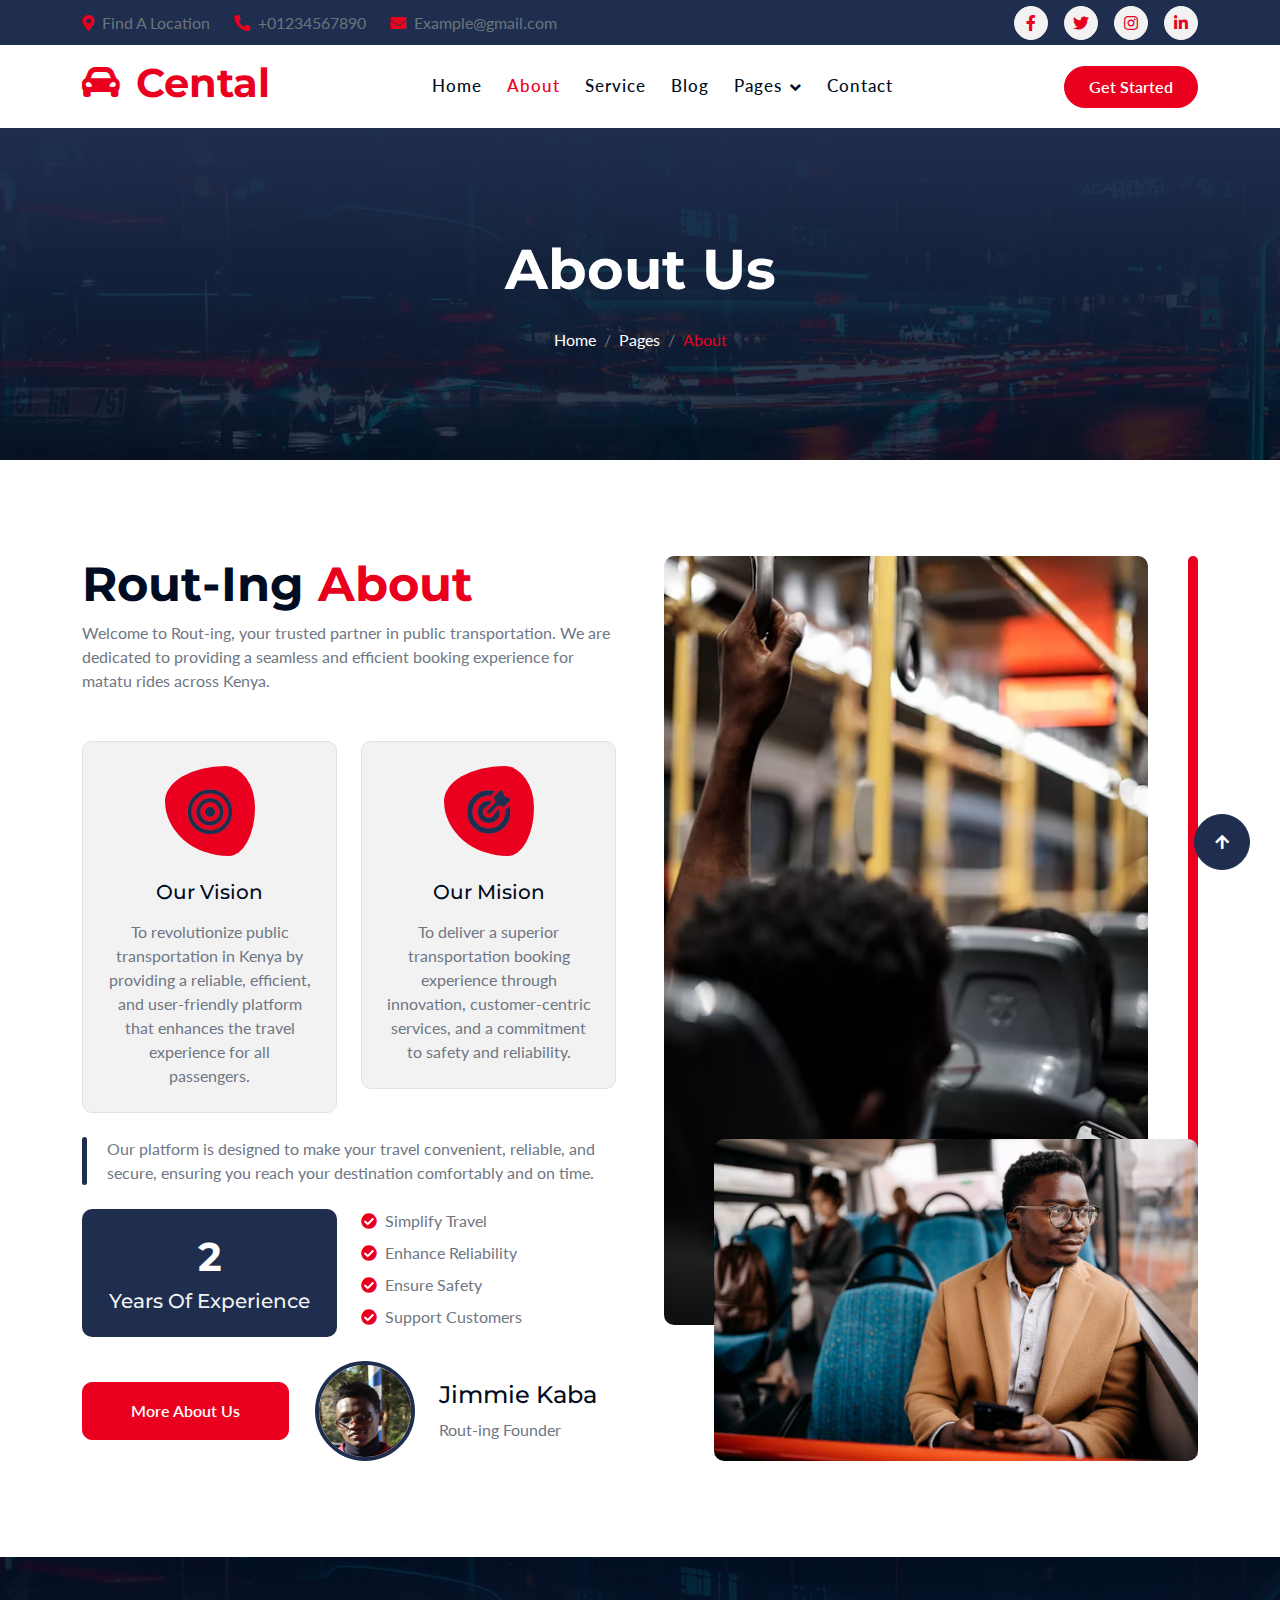
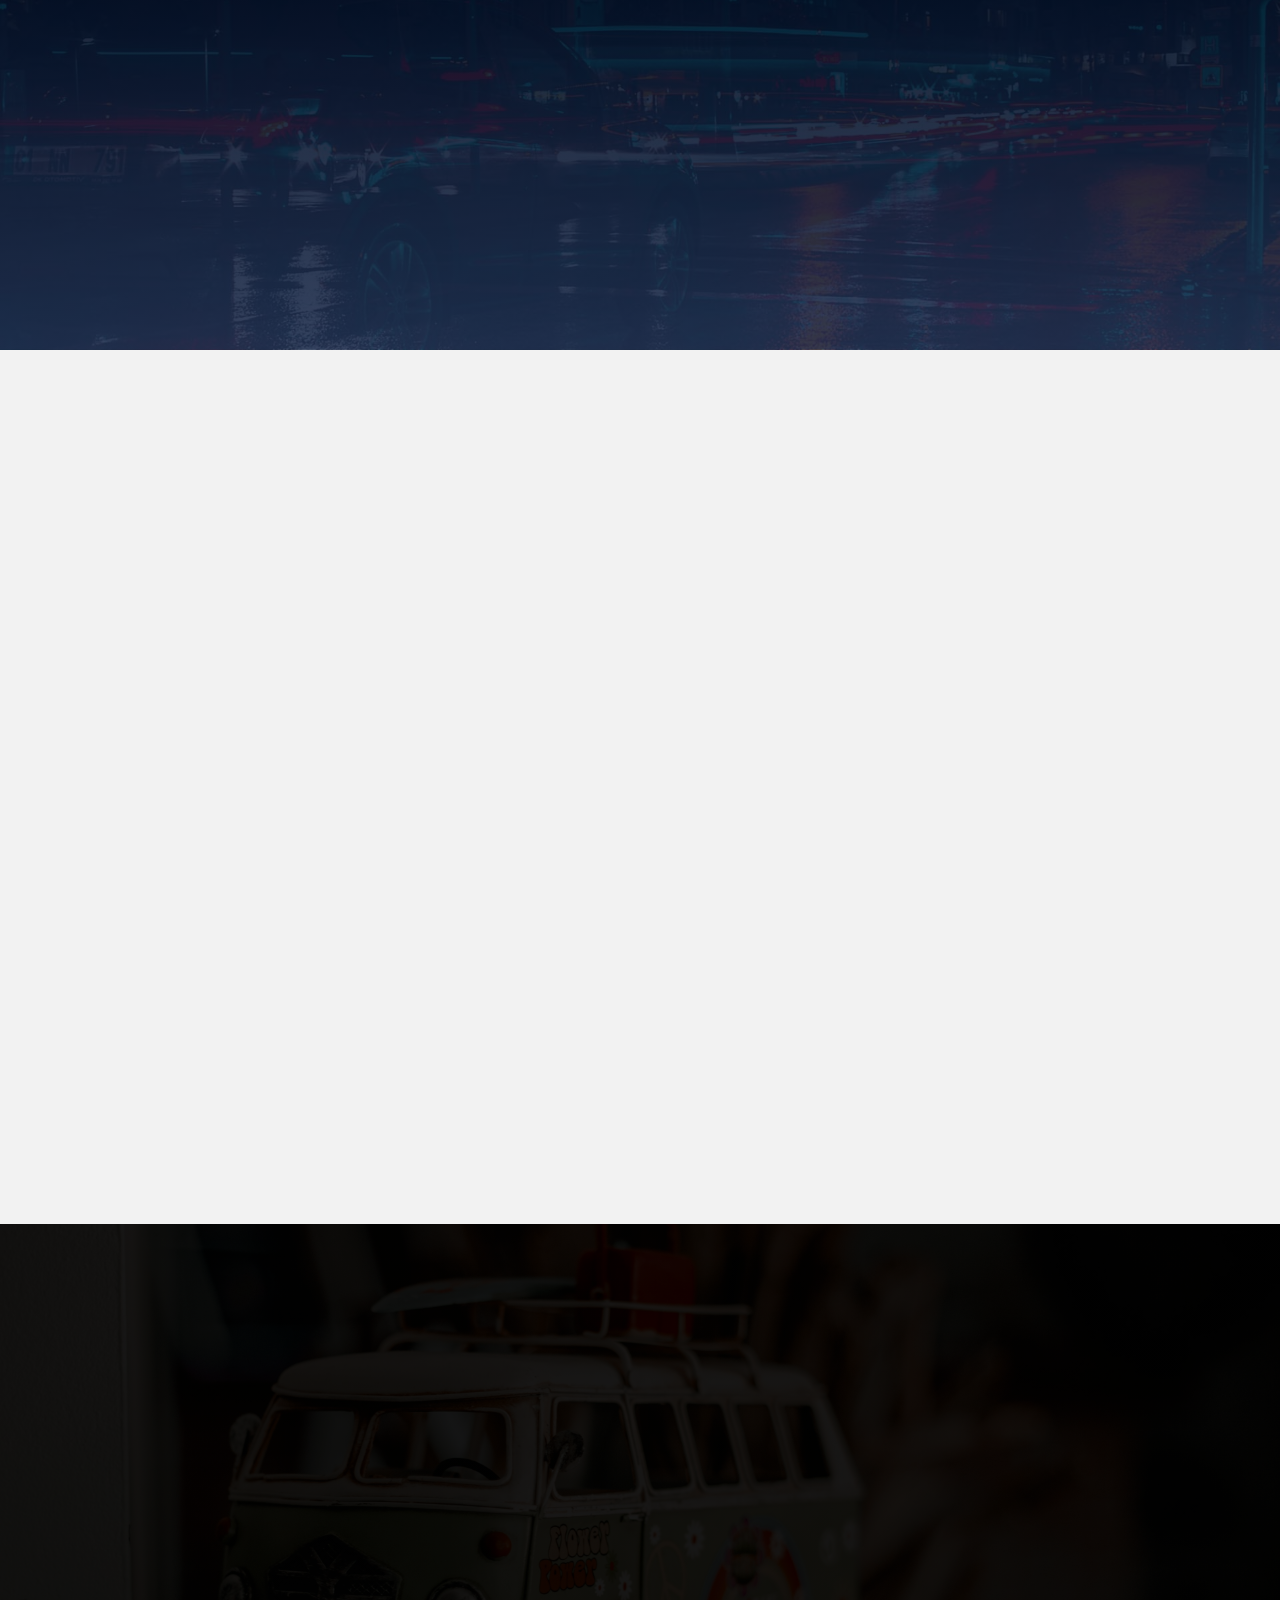
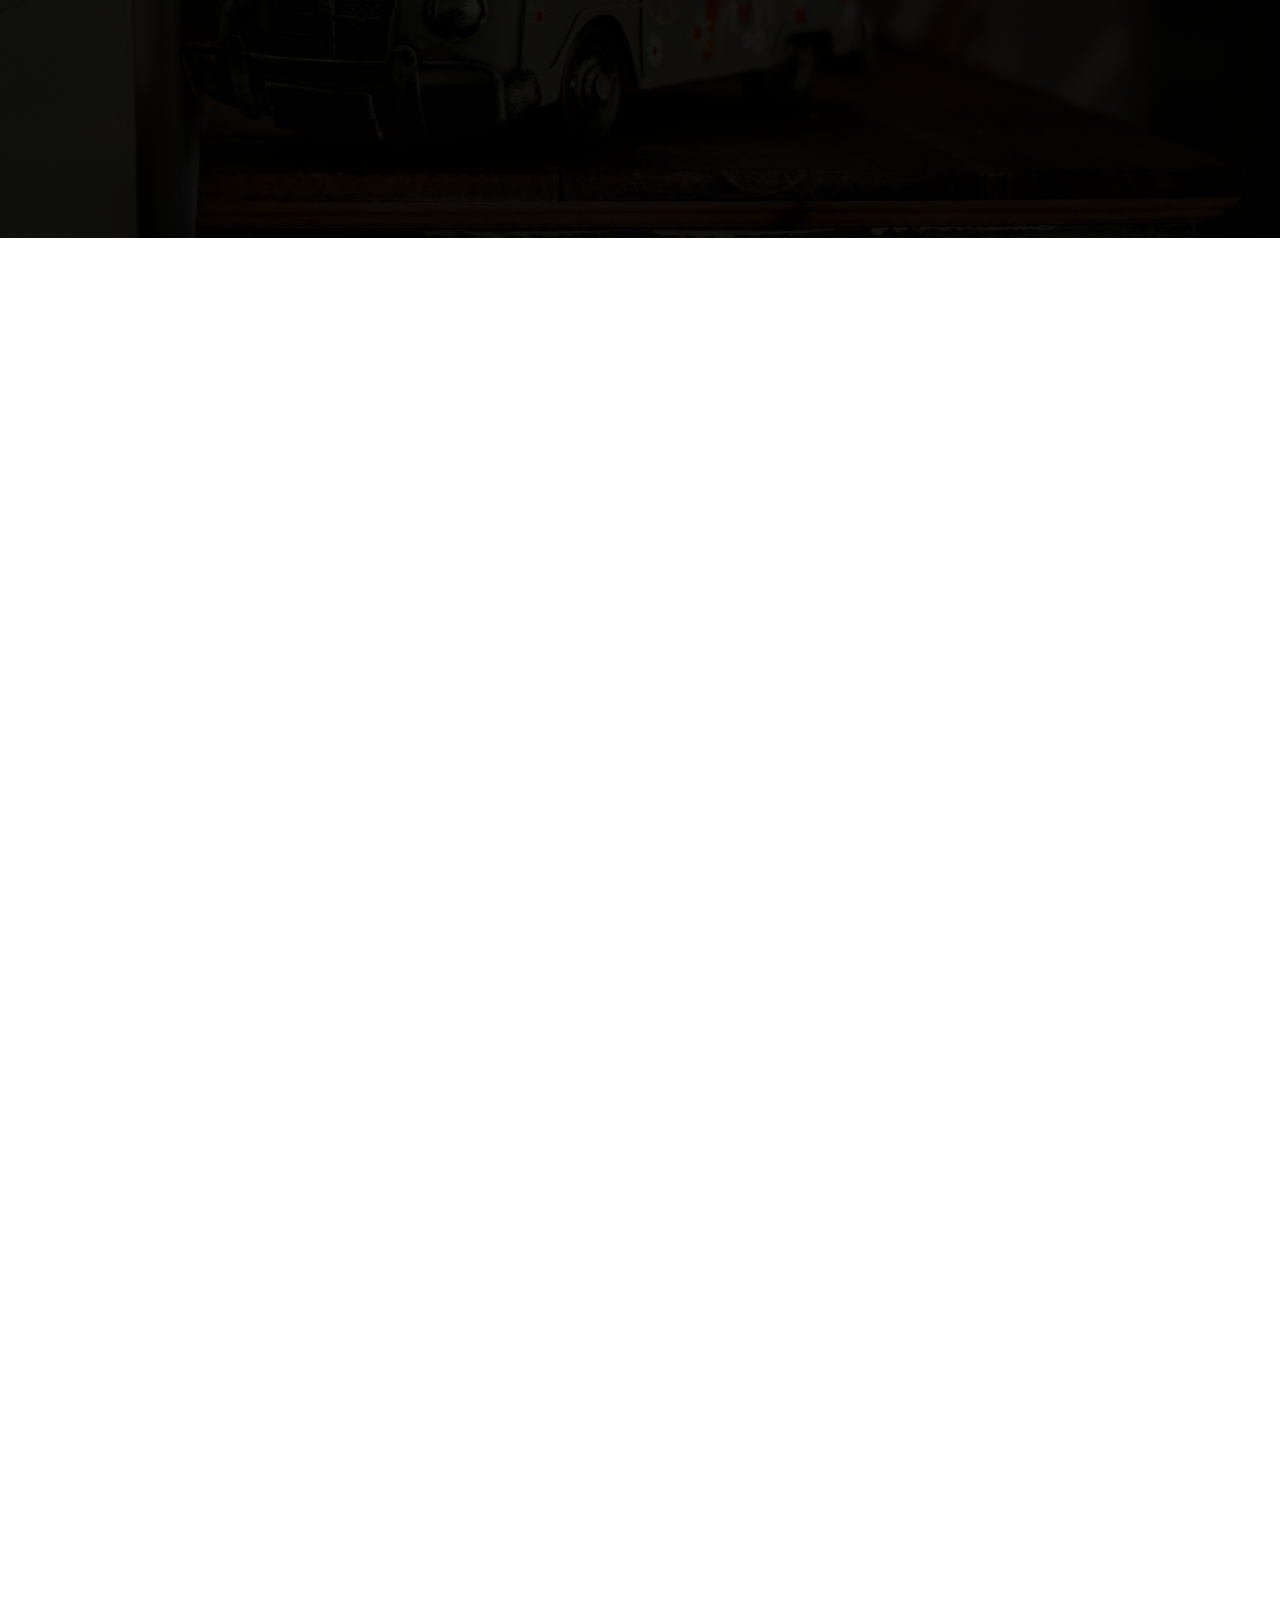
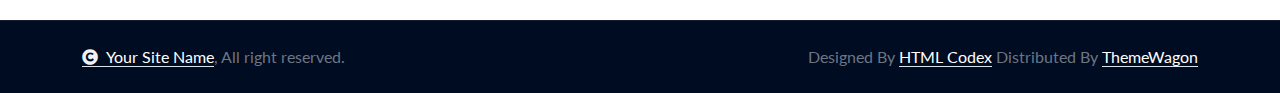
<file: about.html>
<!DOCTYPE html>
<html lang="en">

    <head>
        <meta charset="utf-8">
        <title>Cental - Car Rent Website Template</title>
        <meta content="width=device-width, initial-scale=1.0" name="viewport">
        <meta content="" name="keywords">
        <meta content="" name="description">

        <!-- Google Web Fonts -->
        <link rel="preconnect" href="https://fonts.googleapis.com">
        <link rel="preconnect" href="https://fonts.gstatic.com" crossorigin>
        <link href="https://fonts.googleapis.com/css2?family=Lato:ital,wght@0,400;0,700;0,900;1,400;1,700;1,900&family=Montserrat:ital,wght@0,100..900;1,100..900&display=swap" rel="stylesheet"> 

        <!-- Icon Font Stylesheet -->
        <link rel="stylesheet" href="https://use.fontawesome.com/releases/v5.15.4/css/all.css"/>
        <link href="https://cdn.jsdelivr.net/npm/bootstrap-icons@1.4.1/font/bootstrap-icons.css" rel="stylesheet">

        <!-- Libraries Stylesheet -->
        <link href="lib/animate/animate.min.css" rel="stylesheet">
        <link href="lib/owlcarousel/assets/owl.carousel.min.css" rel="stylesheet">


        <!-- Customized Bootstrap Stylesheet -->
        <link href="css/bootstrap.min.css" rel="stylesheet">

        <!-- Template Stylesheet -->
        <link href="css/style.css" rel="stylesheet">
    </head>

    <body>

        <!-- Spinner Start -->
        <div id="spinner" class="show bg-white position-fixed translate-middle w-100 vh-100 top-50 start-50 d-flex align-items-center justify-content-center">
            <div class="spinner-border text-primary" style="width: 3rem; height: 3rem;" role="status">
                <span class="sr-only">Loading...</span>
            </div>
        </div>
        <!-- Spinner End -->

        <!-- Topbar Start -->
        <div class="container-fluid topbar bg-secondary d-none d-xl-block w-100">
            <div class="container">
                <div class="row gx-0 align-items-center" style="height: 45px;">
                    <div class="col-lg-6 text-center text-lg-start mb-lg-0">
                        <div class="d-flex flex-wrap">
                            <a href="#" class="text-muted me-4"><i class="fas fa-map-marker-alt text-primary me-2"></i>Find A Location</a>
                            <a href="tel:+01234567890" class="text-muted me-4"><i class="fas fa-phone-alt text-primary me-2"></i>+01234567890</a>
                            <a href="mailto:example@gmail.com" class="text-muted me-0"><i class="fas fa-envelope text-primary me-2"></i>Example@gmail.com</a>
                        </div>
                    </div>
                    <div class="col-lg-6 text-center text-lg-end">
                        <div class="d-flex align-items-center justify-content-end">
                            <a href="#" class="btn btn-light btn-sm-square rounded-circle me-3"><i class="fab fa-facebook-f"></i></a>
                            <a href="#" class="btn btn-light btn-sm-square rounded-circle me-3"><i class="fab fa-twitter"></i></a>
                            <a href="#" class="btn btn-light btn-sm-square rounded-circle me-3"><i class="fab fa-instagram"></i></a>
                            <a href="#" class="btn btn-light btn-sm-square rounded-circle me-0"><i class="fab fa-linkedin-in"></i></a>
                        </div>
                    </div>
                </div>
            </div>
        </div>
        <!-- Topbar End -->

         <!-- Navbar & Hero Start -->
         <div class="container-fluid nav-bar sticky-top px-0 px-lg-4 py-2 py-lg-0">
            <div class="container">
                <nav class="navbar navbar-expand-lg navbar-light">
                    <a href="" class="navbar-brand p-0">
                        <h1 class="display-6 text-primary"><i class="fas fa-car-alt me-3"></i></i>Cental</h1>
                        <!-- <img src="img/logo.png" alt="Logo"> -->
                    </a>
                    <button class="navbar-toggler" type="button" data-bs-toggle="collapse" data-bs-target="#navbarCollapse">
                        <span class="fa fa-bars"></span>
                    </button>
                    <div class="collapse navbar-collapse" id="navbarCollapse">
                        <div class="navbar-nav mx-auto py-0">
                            <a href="index.html" class="nav-item nav-link">Home</a>
                            <a href="about.html" class="nav-item nav-link active">About</a>
                            <a href="service.html" class="nav-item nav-link">Service</a>
                            <a href="blog.html" class="nav-item nav-link">Blog</a>
                            
                            <div class="nav-item dropdown">
                                <a href="#" class="nav-link dropdown-toggle" data-bs-toggle="dropdown">Pages</a>
                                <div class="dropdown-menu m-0">
                                    <a href="feature.html" class="dropdown-item">Our Feature</a>
                                    <a href="cars.html" class="dropdown-item">Our Cars</a>
                                    <a href="team.html" class="dropdown-item">Our Team</a>
                                    <a href="testimonial.html" class="dropdown-item">Testimonial</a>
                                    <a href="404.html" class="dropdown-item">404 Page</a>
                                </div>
                            </div>
                            <a href="contact.html" class="nav-item nav-link">Contact</a>
                        </div>
                        <a href="#" class="btn btn-primary rounded-pill py-2 px-4">Get Started</a>
                    </div>
                </nav>
            </div>
        </div>
        <!-- Navbar & Hero End -->

        <!-- Header Start -->
        <div class="container-fluid bg-breadcrumb">
            <div class="container text-center py-5" style="max-width: 900px;">
                <h4 class="text-white display-4 mb-4 wow fadeInDown" data-wow-delay="0.1s">About Us</h4>
                <ol class="breadcrumb d-flex justify-content-center mb-0 wow fadeInDown" data-wow-delay="0.3s">
                    <li class="breadcrumb-item"><a href="index.html">Home</a></li>
                    <li class="breadcrumb-item"><a href="#">Pages</a></li>
                    <li class="breadcrumb-item active text-primary">About</li>
                </ol>    
            </div>
        </div>
        <!-- Header End -->

        <!-- About Start -->
        <div class="container-fluid overflow-hidden about py-5">
            <div class="container py-5">
                <div class="row g-5">
                    <div class="col-xl-6 wow fadeInLeft" data-wow-delay="0.2s">
                        <div class="about-item">
                            <div class="pb-5">
                                <h1 class="display-5 text-capitalize">Rout-ing <span class="text-primary">About</span></h1>
                                <p class="mb-0">Welcome to Rout-ing, your trusted partner in public transportation. We are dedicated to providing a seamless and efficient booking experience for matatu rides across Kenya.
                                </p>
                            </div>
                            <div class="row g-4">
                                <div class="col-lg-6">
                                    <div class="about-item-inner border p-4">
                                        <div class="about-icon mb-4">
                                            <img src="img/about-icon-1.png" class="img-fluid w-50 h-50" alt="Icon">
                                        </div>
                                        <h5 class="mb-3">Our Vision</h5>
                                        <p class="mb-0">To revolutionize public transportation in Kenya by providing a reliable, efficient, and user-friendly platform that enhances the travel experience for all passengers.</p>
                                    </div>
                                </div>
                                <div class="col-lg-6">
                                    <div class="about-item-inner border p-4">
                                        <div class="about-icon mb-4">
                                            <img src="img/about-icon-2.png" class="img-fluid h-50 w-50" alt="Icon">
                                        </div>
                                        <h5 class="mb-3">Our Mision</h5>
                                        <p class="mb-0">To deliver a superior transportation booking experience through innovation, customer-centric services, and a commitment to safety and reliability.</p>
                                    </div>
                                </div>
                            </div>
                            <p class="text-item my-4">Our platform is designed to make your travel convenient, reliable, and secure, ensuring you reach your destination comfortably and on time.
                            </p>
                            <div class="row g-4">
                                <div class="col-lg-6">
                                    <div class="text-center rounded bg-secondary p-4">
                                        <h1 class="display-6 text-white">2</h1>
                                        <h5 class="text-light mb-0">Years Of Experience</h5>
                                    </div>
                                </div>
                                <div class="col-lg-6">
                                    <div class="rounded">
                                        <p class="mb-2"><i class="fa fa-check-circle text-primary me-1"></i> Simplify Travel</p>
                                        <p class="mb-2"><i class="fa fa-check-circle text-primary me-1"></i> Enhance Reliability</p>
                                        <p class="mb-2"><i class="fa fa-check-circle text-primary me-1"></i> Ensure Safety</p>
                                        <p class="mb-0"><i class="fa fa-check-circle text-primary me-1"></i> Support Customers</p>
                                    </div>
                                </div>
                                <div class="col-lg-5 d-flex align-items-center">
                                    <a href="about.html" class="btn btn-primary rounded py-3 px-5">More About Us</a>
                                </div>
                                <div class="col-lg-7">
                                    <div class="d-flex align-items-center">
                                        <img src="img/cobb Kaba.jpg" class="img-fluid rounded-circle border border-4 border-secondary" style="width: 100px; height: 100px;" alt="Image">
                                        <div class="ms-4">
                                            <h4>Jimmie Kaba</h4>
                                            <p class="mb-0">Rout-ing Founder</p>
                                        </div>
                                    </div>
                                </div>
                            </div>
                        </div>
                    </div>
                    <div class="col-xl-6 wow fadeInRight" data-wow-delay="0.2s">
                        <div class="about-img">
                            <div class="img-1">
                                <img src="img/about-img.avif" class="img-fluid rounded h-100 w-100" alt="">
                            </div>
                            <div class="img-2">
                                <img src="img/features.jpg" class="img-fluid rounded w-100" alt="">
                            </div>
                        </div>
                    </div>
                </div>
            </div>
        </div>
        <!-- About End -->

        <!-- Fact Counter -->
        <div class="container-fluid counter bg-secondary py-5">
            <div class="container py-5">
                <div class="row g-5">
                    <div class="col-md-6 col-lg-6 col-xl-3 wow fadeInUp" data-wow-delay="0.1s">
                        <div class="counter-item text-center">
                            <div class="counter-item-icon mx-auto">
                                <i class="fas fa-thumbs-up fa-2x"></i>
                            </div>
                            <div class="counter-counting my-3">
                                <span class="text-white fs-2 fw-bold" data-toggle="counter-up">129</span>
                                <span class="h1 fw-bold text-white">+</span>
                            </div>
                            <h4 class="text-white mb-0">Happy Clients</h4>
                        </div>
                    </div>
                    <div class="col-md-6 col-lg-6 col-xl-3 wow fadeInUp" data-wow-delay="0.3s">
                        <div class="counter-item text-center">
                            <div class="counter-item-icon mx-auto">
                                <i class="fas fa-bus fa-2x"></i>
                            </div>
                            <div class="counter-counting my-3">
                                <span class="text-white fs-2 fw-bold" data-toggle="counter-up">10</span>
                                <span class="h1 fw-bold text-white">+</span>
                            </div>
                            <h4 class="text-white mb-0">PSV Vehicles</h4>
                        </div>
                    </div>
                    <div class="col-md-6 col-lg-6 col-xl-3 wow fadeInUp" data-wow-delay="0.5s">
                        <div class="counter-item text-center">
                            <div class="counter-item-icon mx-auto">
                                <i class="fas fa-building fa-2x"></i>
                            </div>
                            <div class="counter-counting my-3">
                                <span class="text-white fs-2 fw-bold" data-toggle="counter-up">9</span>
                                <span class="h1 fw-bold text-white">+</span>
                            </div>
                            <h4 class="text-white mb-0">Partner Saccos</h4>
                        </div>
                    </div>
                    <div class="col-md-6 col-lg-6 col-xl-3 wow fadeInUp" data-wow-delay="0.7s">
                        <div class="counter-item text-center">
                            <div class="counter-item-icon mx-auto">
                                <i class="bi bi-map-fill fa-2x"></i>
                            </div>
                            <div class="counter-counting my-3">
                                <span class="text-white fs-2 fw-bold" data-toggle="counter-up">589</span>
                                <span class="h1 fw-bold text-white">+</span>
                            </div>
                            <h4 class="text-white mb-0">Total kilometers</h4>
                        </div>
                    </div>
                </div>
            </div>
        </div>
        <!-- Fact Counter -->

        <!-- Features Start -->
        <div class="container-fluid feature py-5">
            <div class="container py-5">
                <div class="text-center mx-auto pb-5 wow fadeInUp" data-wow-delay="0.1s" style="max-width: 800px;">
                    <h1 class="display-5 text-capitalize mb-3">Rout-ing <span class="text-primary">Features</span></h1>
                    <p class="mb-0">Discover the key features that make Rout-ing the best choice for your transportation needs. Our platform is designed to provide you with a seamless and efficient booking experience, ensuring you travel with ease and confidence.
                    </p>
                </div>
                <div class="row g-4 align-items-center">
                    <div class="col-xl-4">
                        <div class="row gy-4 gx-0">
                            <div class="col-12 wow fadeInUp" data-wow-delay="0.1s">
                                <div class="feature-item">
                                    <div class="feature-icon">
                                        <span class="bi bi-person-check-fill fa-2x"></span>
                                    </div>
                                    <div class="ms-4">
                                        <h5 class="mb-3">Customer Support</h5>
                                        <p class="mb-0">Our dedicated customer support team is available 24/7 to assist you with any queries or issues. Whether you need help with booking, cancellations, or general inquiries, our team is here to ensure you have a pleasant and hassle-free experience.</p>
                                    </div>
                                </div>
                            </div>
                            <div class="col-12 wow fadeInUp" data-wow-delay="0.3s">
                                <div class="feature-item">
                                    <div class="feature-icon">
                                        <span class="bi bi-bookmark-plus-fill fa-2x"></span>
                                    </div>
                                    <div class="ms-4">
                                        <h5 class="mb-3">Easy Online Booking</h5>
                                        <p class="mb-0">Book your matatu ride effortlessly from anywhere, at any time. Our user-friendly interface allows you to select your route, choose your seat, and confirm your booking in just a few clicks. Say goodbye to long queues and enjoy the convenience of online booking.</p>
                                    </div>
                                </div>
                            </div>
                        </div>
                    </div>
                    <div class="col-lg-12 col-xl-4 wow fadeInUp" data-wow-delay="0.2s">
                        <img src="img/features.avif" class="img-fluid w-100" style="object-fit: cover;" alt="Img">
                    </div>
                    <div class="col-xl-4">
                        <div class="row gy-4 gx-0">
                            <div class="col-12 wow fadeInUp" data-wow-delay="0.1s">
                                <div class="feature-item justify-content-end">
                                    <div class="text-end me-4">
                                        <h5 class="mb-3">Flexible Scheduling</h5>
                                        <p class="mb-0">Adjust your travel plans with ease. Our system allows you to modify your booking details, such as pickup and drop-off times, without any hassle. This flexibility ensures that your travel plans can adapt to any changes in your schedule1.</p>
                                    </div>
                                    <div class="feature-icon">
                                        <span class="bi bi-calendar2-week-fill fa-2x"></span>
                                    </div>
                                </div>
                            </div>
                            <div class="col-12 wow fadeInUp" data-wow-delay="0.3s">
                                <div class="feature-item justify-content-end">
                                    <div class="text-end me-4">
                                        <h5 class="mb-3">User Reviews and Ratings</h5>
                                        <p class="mb-0">Make informed decisions by reading reviews and ratings from other passengers. Our platform features a comprehensive review system that helps you choose the best service based on real user experiences.</p>
                                    </div>
                                    <div class="feature-icon">
                                        <span class="bi bi-file-earmark-bar-graph-fill fa-2x"></span>
                                    </div>
                                </div>
                            </div>
                        </div>
                    </div>
                </div>
            </div>
        </div>
        <!-- Features End -->

        <!-- Car Steps Start -->
            <div class="container-fluid steps py-5">
                <div class="container py-5">
                    <div class="text-center mx-auto pb-5 wow fadeInUp" data-wow-delay="0.1s" style="max-width: 800px;">
                        <h1 class="display-5 text-capitalize text-white mb-3">Rout-ing Booking<span class="text-primary"> Process</span></h1>
                        <p class="mb-0 text-white">Our platform is designed to provide a seamless and efficient booking experience, ensuring you travel with ease and confidence.
                        </p>
                    </div>
                    <div class="row g-4">
                        <div class="col-lg-3 wow fadeInUp" data-wow-delay="0.1s">
                            <div class="steps-item p-4 mb-4">
                                <h4>Select Your Route</h4>
                                <p class="mb-0">Choose your pickup and drop-off locations from the available options.
                                    Select the date and time of your travel.</p>
                                <div class="setps-number">01.</div>
                            </div>
                        </div>
                        <div class="col-lg-3 wow fadeInUp" data-wow-delay="0.3s">
                            <div class="steps-item p-4 mb-4">
                                <h4>Choose Your Seat</h4>
                                <p class="mb-0">View the seating arrangement and select your preferred seat.
                                    Confirm the number of passengers traveling with you.</p>
                                <div class="setps-number">02.</div>
                            </div>
                        </div>
                        <div class="col-lg-3 wow fadeInUp" data-wow-delay="0.5s">
                            <div class="steps-item p-4 mb-4">
                                <h4>Make a Payment</h4>
                                <p class="mb-0">Enter your payment details and confirm the transaction. Once your payment is processed, you will receive a booking confirmation via SMS and QR Code.</p>
                                <div class="setps-number">03.</div>
                            </div>
                        </div>
                        <div class="col-lg-3 wow fadeInUp" data-wow-delay="0.5s">
                            <div class="steps-item p-4 mb-4">
                                <h4>Receive Notifications</h4>
                                <p class="mb-0">
                                    Keep an eye on notifications for updates on your ride, including when the vehicle is full and ready to depart.</p>
                                <div class="setps-number">04.</div>
                            </div>
                        </div>
                    </div>
                </div>
            </div>
        <!-- Car Steps End -->

        <!-- Team Start -->
        <!-- <div class="container-fluid team py-5">
            <div class="container py-5">
                <div class="text-center mx-auto pb-5 wow fadeInUp" data-wow-delay="0.1s" style="max-width: 800px;">
                    <h1 class="display-5 text-capitalize mb-3">Customer<span class="text-primary"> Suport</span> Center</h1>
                    <p class="mb-0">Lorem ipsum dolor sit amet, consectetur adipisicing elit. Ut amet nemo expedita asperiores commodi accusantium at cum harum, excepturi, quia tempora cupiditate! Adipisci facilis modi quisquam quia distinctio,
                    </p>
                </div>
                <div class="row g-4">
                    <div class="col-md-6 col-lg-6 col-xl-3 wow fadeInUp" data-wow-delay="0.1s">
                        <div class="team-item p-4 pt-0">
                            <div class="team-img">
                                <img src="img/team-1.jpg" class="img-fluid rounded w-100" alt="Image">
                            </div>
                            <div class="team-content pt-4">
                                <h4>MARTIN DOE</h4>
                                <p>Profession</p>
                                <div class="team-icon d-flex justify-content-center">
                                    <a class="btn btn-square btn-light rounded-circle mx-1" href=""><i class="fab fa-facebook-f"></i></a>
                                    <a class="btn btn-square btn-light rounded-circle mx-1" href=""><i class="fab fa-twitter"></i></a>
                                    <a class="btn btn-square btn-light rounded-circle mx-1" href=""><i class="fab fa-instagram"></i></a>
                                    <a class="btn btn-square btn-light rounded-circle mx-1" href=""><i class="fab fa-linkedin-in"></i></a>
                                </div>
                            </div>
                        </div>
                    </div>
                    <div class="col-md-6 col-lg-6 col-xl-3 wow fadeInUp" data-wow-delay="0.3s">
                        <div class="team-item p-4 pt-0">
                            <div class="team-img">
                                <img src="img/team-2.jpg" class="img-fluid rounded w-100" alt="Image">
                            </div>
                            <div class="team-content pt-4">
                                <h4>MARTIN DOE</h4>
                                <p>Profession</p>
                                <div class="team-icon d-flex justify-content-center">
                                    <a class="btn btn-square btn-light rounded-circle mx-1" href=""><i class="fab fa-facebook-f"></i></a>
                                    <a class="btn btn-square btn-light rounded-circle mx-1" href=""><i class="fab fa-twitter"></i></a>
                                    <a class="btn btn-square btn-light rounded-circle mx-1" href=""><i class="fab fa-instagram"></i></a>
                                    <a class="btn btn-square btn-light rounded-circle mx-1" href=""><i class="fab fa-linkedin-in"></i></a>
                                </div>
                            </div>
                        </div>
                    </div>
                    <div class="col-md-6 col-lg-6 col-xl-3 wow fadeInUp" data-wow-delay="0.5s">
                        <div class="team-item p-4 pt-0">
                            <div class="team-img">
                                <img src="img/team-3.jpg" class="img-fluid rounded w-100" alt="Image">
                            </div>
                            <div class="team-content pt-4">
                                <h4>MARTIN DOE</h4>
                                <p>Profession</p>
                                <div class="team-icon d-flex justify-content-center">
                                    <a class="btn btn-square btn-light rounded-circle mx-1" href=""><i class="fab fa-facebook-f"></i></a>
                                    <a class="btn btn-square btn-light rounded-circle mx-1" href=""><i class="fab fa-twitter"></i></a>
                                    <a class="btn btn-square btn-light rounded-circle mx-1" href=""><i class="fab fa-instagram"></i></a>
                                    <a class="btn btn-square btn-light rounded-circle mx-1" href=""><i class="fab fa-linkedin-in"></i></a>
                                </div>
                            </div>
                        </div>
                    </div>
                    <div class="col-md-6 col-lg-6 col-xl-3 wow fadeInUp" data-wow-delay="0.7s">
                        <div class="team-item p-4 pt-0">
                            <div class="team-img">
                                <img src="img/team-4.jpg" class="img-fluid rounded w-100" alt="Image">
                            </div>
                            <div class="team-content pt-4">
                                <h4>MARTIN DOE</h4>
                                <p>Profession</p>
                                <div class="team-icon d-flex justify-content-center">
                                    <a class="btn btn-square btn-light rounded-circle mx-1" href=""><i class="fab fa-facebook-f"></i></a>
                                    <a class="btn btn-square btn-light rounded-circle mx-1" href=""><i class="fab fa-twitter"></i></a>
                                    <a class="btn btn-square btn-light rounded-circle mx-1" href=""><i class="fab fa-instagram"></i></a>
                                    <a class="btn btn-square btn-light rounded-circle mx-1" href=""><i class="fab fa-linkedin-in"></i></a>
                                </div>
                            </div>
                        </div>
                    </div>
                </div>
            </div>
        </div> -->
        <!-- Team End -->

        <!-- Banner Start -->
            <div class="container-fluid banner pt-5 pb-5 wow zoomInDown" data-wow-delay="0.1s">
                <div class="container pb-5">
                    <div class="banner-item rounded">
                        <img src="img/pexels-nubikini-386009.jpg" class="img-fluid rounded w-100" alt="">
                        <div class="banner-content">
                            <h2 class="text-primary">Join Our Network</h2>
                            <p class="mb-0 text-white fs-6">Are you a Sacco looking to expand your reach and provide exceptional transportation services to your members? Join the Rout-ing network and become part of a trusted platform that connects passengers with reliable and efficient public transportation options across Kenya.
                            </p>
                            <h1 class="text-white">Interested in joining Rout-ing?</h1>
                            <p class="text-white fs-6">Don't hesitate and send us a message or fill out the appliation form and we'll review and get back to you as soon as possible.</p>
                            <div class="banner-btn">
                                <a href="#" class="btn btn-secondary rounded-pill py-3 px-4 px-md-5 me-2">Learn more</a>
                                <a href="#" class="btn btn-primary rounded-pill py-3 px-4 px-md-5 ms-2">Contact Us</a>
                            </div>
                        </div>
                    </div>
                </div>
            </div>
        <!-- Banner End -->

        <!-- Footer Start -->
        <div class="container-fluid footer py-5 wow fadeIn" data-wow-delay="0.2s">
            <div class="container py-5">
                <div class="row g-5">
                    <div class="col-md-6 col-lg-6 col-xl-3">
                        <div class="footer-item d-flex flex-column">
                            <div class="footer-item">
                                <h4 class="text-white mb-4">About Us</h4>
                                <p class="mb-3">Dolor amet sit justo amet elitr clita ipsum elitr est.Lorem ipsum dolor sit amet, consectetur adipiscing elit consectetur adipiscing elit.</p>
                            </div>
                            <div class="position-relative">
                                <input class="form-control rounded-pill w-100 py-3 ps-4 pe-5" type="text" placeholder="Enter your email">
                                <button type="button" class="btn btn-secondary rounded-pill position-absolute top-0 end-0 py-2 mt-2 me-2">Subscribe</button>
                            </div>
                        </div>
                    </div>
                    <div class="col-md-6 col-lg-6 col-xl-3">
                        <div class="footer-item d-flex flex-column">
                            <h4 class="text-white mb-4">Quick Links</h4>
                            <a href="#"><i class="fas fa-angle-right me-2"></i> About</a>
                            <a href="#"><i class="fas fa-angle-right me-2"></i> Cars</a>
                            <a href="#"><i class="fas fa-angle-right me-2"></i> Car Types</a>
                            <a href="#"><i class="fas fa-angle-right me-2"></i> Team</a>
                            <a href="#"><i class="fas fa-angle-right me-2"></i> Contact us</a>
                            <a href="#"><i class="fas fa-angle-right me-2"></i> Terms & Conditions</a>
                        </div>
                    </div>
                    <div class="col-md-6 col-lg-6 col-xl-3">
                        <div class="footer-item d-flex flex-column">
                            <h4 class="text-white mb-4">Business Hours</h4>
                            <div class="mb-3">
                                <h6 class="text-muted mb-0">Mon - Friday:</h6>
                                <p class="text-white mb-0">09.00 am to 07.00 pm</p>
                            </div>
                            <div class="mb-3">
                                <h6 class="text-muted mb-0">Saturday:</h6>
                                <p class="text-white mb-0">10.00 am to 05.00 pm</p>
                            </div>
                            <div class="mb-3">
                                <h6 class="text-muted mb-0">Vacation:</h6>
                                <p class="text-white mb-0">All Sunday is our vacation</p>
                            </div>
                        </div>
                    </div>
                    <div class="col-md-6 col-lg-6 col-xl-3">
                        <div class="footer-item d-flex flex-column">
                            <h4 class="text-white mb-4">Contact Info</h4>
                            <a href="#"><i class="fa fa-map-marker-alt me-2"></i> 123 Street, New York, USA</a>
                            <a href="mailto:info@example.com"><i class="fas fa-envelope me-2"></i> info@example.com</a>
                            <a href="tel:+012 345 67890"><i class="fas fa-phone me-2"></i> +012 345 67890</a>
                            <a href="tel:+012 345 67890" class="mb-3"><i class="fas fa-print me-2"></i> +012 345 67890</a>
                            <div class="d-flex">
                                <a class="btn btn-secondary btn-md-square rounded-circle me-3" href=""><i class="fab fa-facebook-f text-white"></i></a>
                                <a class="btn btn-secondary btn-md-square rounded-circle me-3" href=""><i class="fab fa-twitter text-white"></i></a>
                                <a class="btn btn-secondary btn-md-square rounded-circle me-3" href=""><i class="fab fa-instagram text-white"></i></a>
                                <a class="btn btn-secondary btn-md-square rounded-circle me-0" href=""><i class="fab fa-linkedin-in text-white"></i></a>
                            </div>
                        </div>
                    </div>
                </div>
            </div>
        </div>
        <!-- Footer End -->
        
        <!-- Copyright Start -->
        <div class="container-fluid copyright py-4">
            <div class="container">
                <div class="row g-4 align-items-center">
                    <div class="col-md-6 text-center text-md-start mb-md-0">
                        <span class="text-body"><a href="#" class="border-bottom text-white"><i class="fas fa-copyright text-light me-2"></i>Your Site Name</a>, All right reserved.</span>
                    </div>
                    <div class="col-md-6 text-center text-md-end text-body">
                        <!--/*** This template is free as long as you keep the below author’s credit link/attribution link/backlink. ***/-->
                        <!--/*** If you'd like to use the template without the below author’s credit link/attribution link/backlink, ***/-->
                        <!--/*** you can purchase the Credit Removal License from "https://htmlcodex.com/credit-removal". ***/-->
                        Designed By <a class="border-bottom text-white" href="https://htmlcodex.com">HTML Codex</a> Distributed By <a class="border-bottom text-white" href="https://themewagon.com">ThemeWagon</a>
                    </div>
                </div>
            </div>
        </div>
        <!-- Copyright End -->


        <!-- Back to Top -->
        <a href="#" class="btn btn-secondary btn-lg-square rounded-circle back-to-top"><i class="fa fa-arrow-up"></i></a>   

        
    <!-- JavaScript Libraries -->
    <script src="https://ajax.googleapis.com/ajax/libs/jquery/3.6.4/jquery.min.js"></script>
    <script src="https://cdn.jsdelivr.net/npm/bootstrap@5.0.0/dist/js/bootstrap.bundle.min.js"></script>
    <script src="lib/wow/wow.min.js"></script>
    <script src="lib/easing/easing.min.js"></script>
    <script src="lib/waypoints/waypoints.min.js"></script>
    <script src="lib/counterup/counterup.min.js"></script>
    <script src="lib/owlcarousel/owl.carousel.min.js"></script>
    

    <!-- Template Javascript -->
    <script src="js/main.js"></script>
    </body>

</html>
</file>
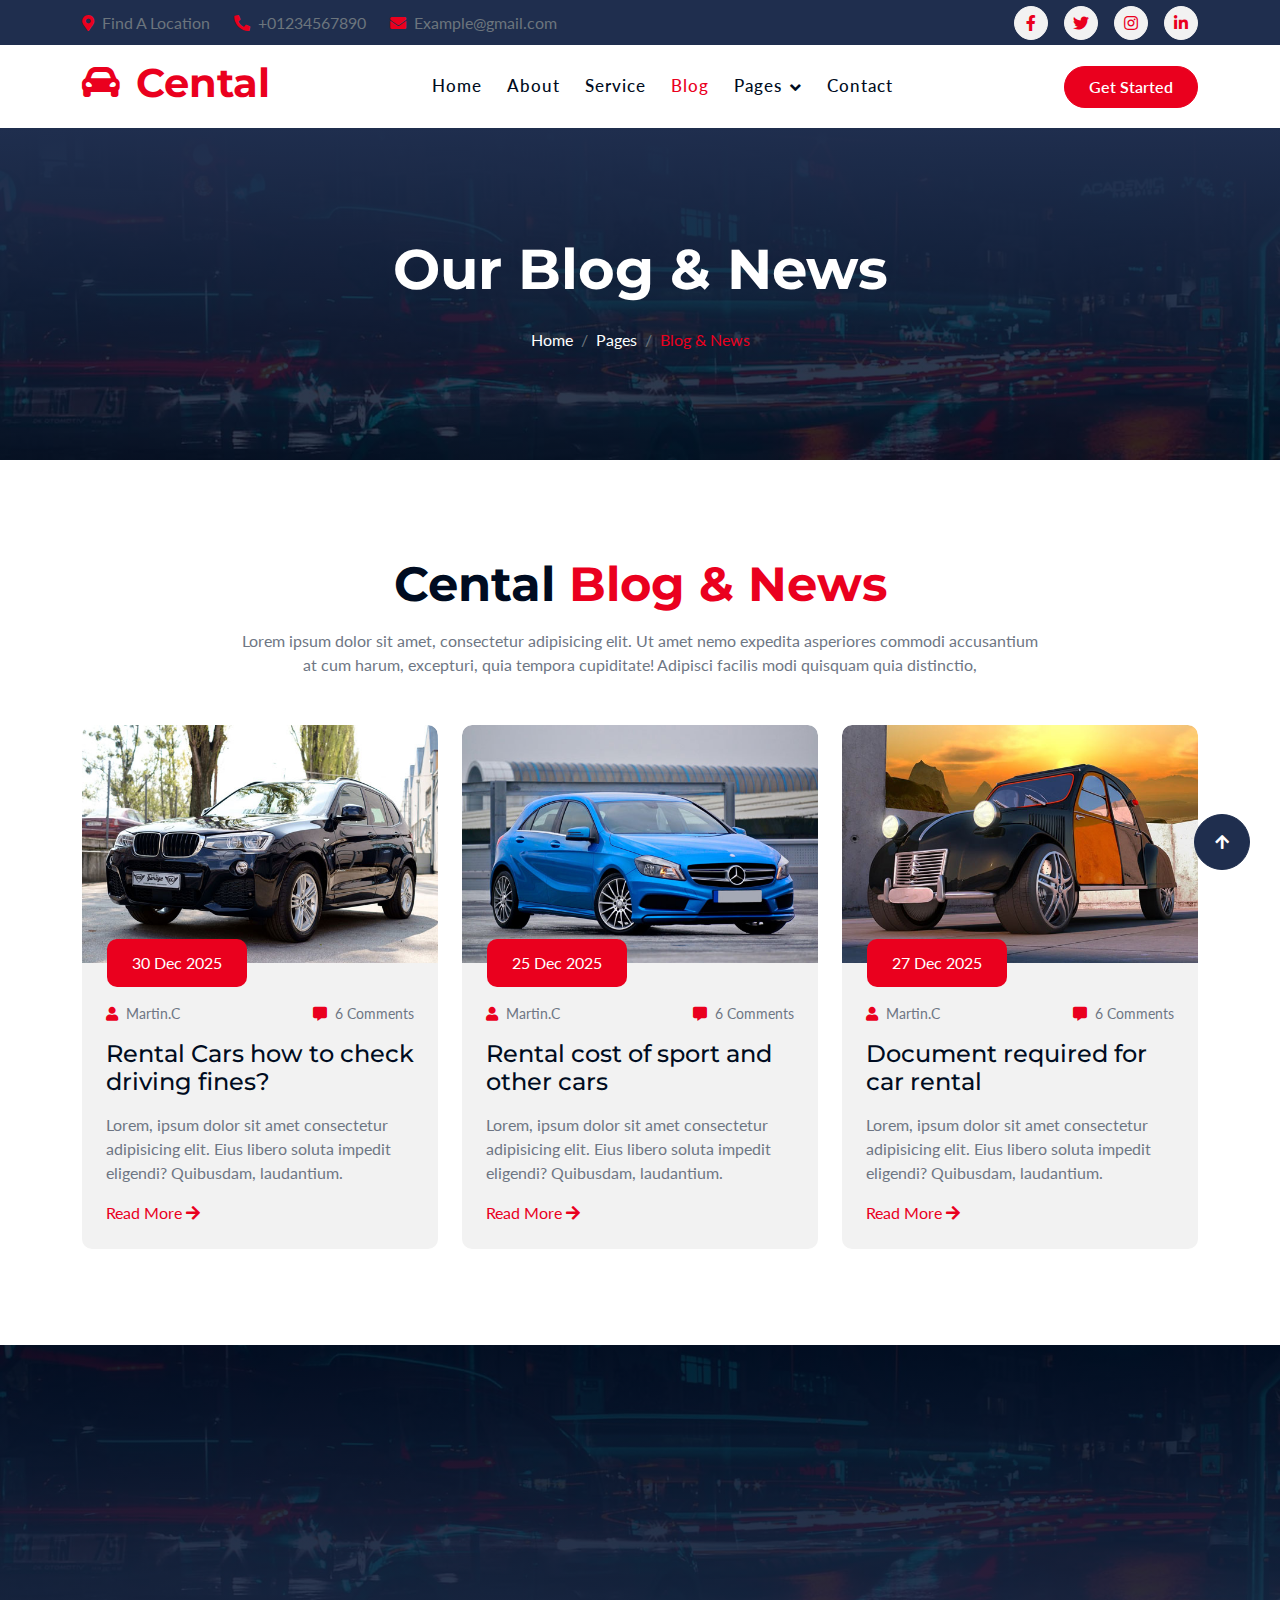
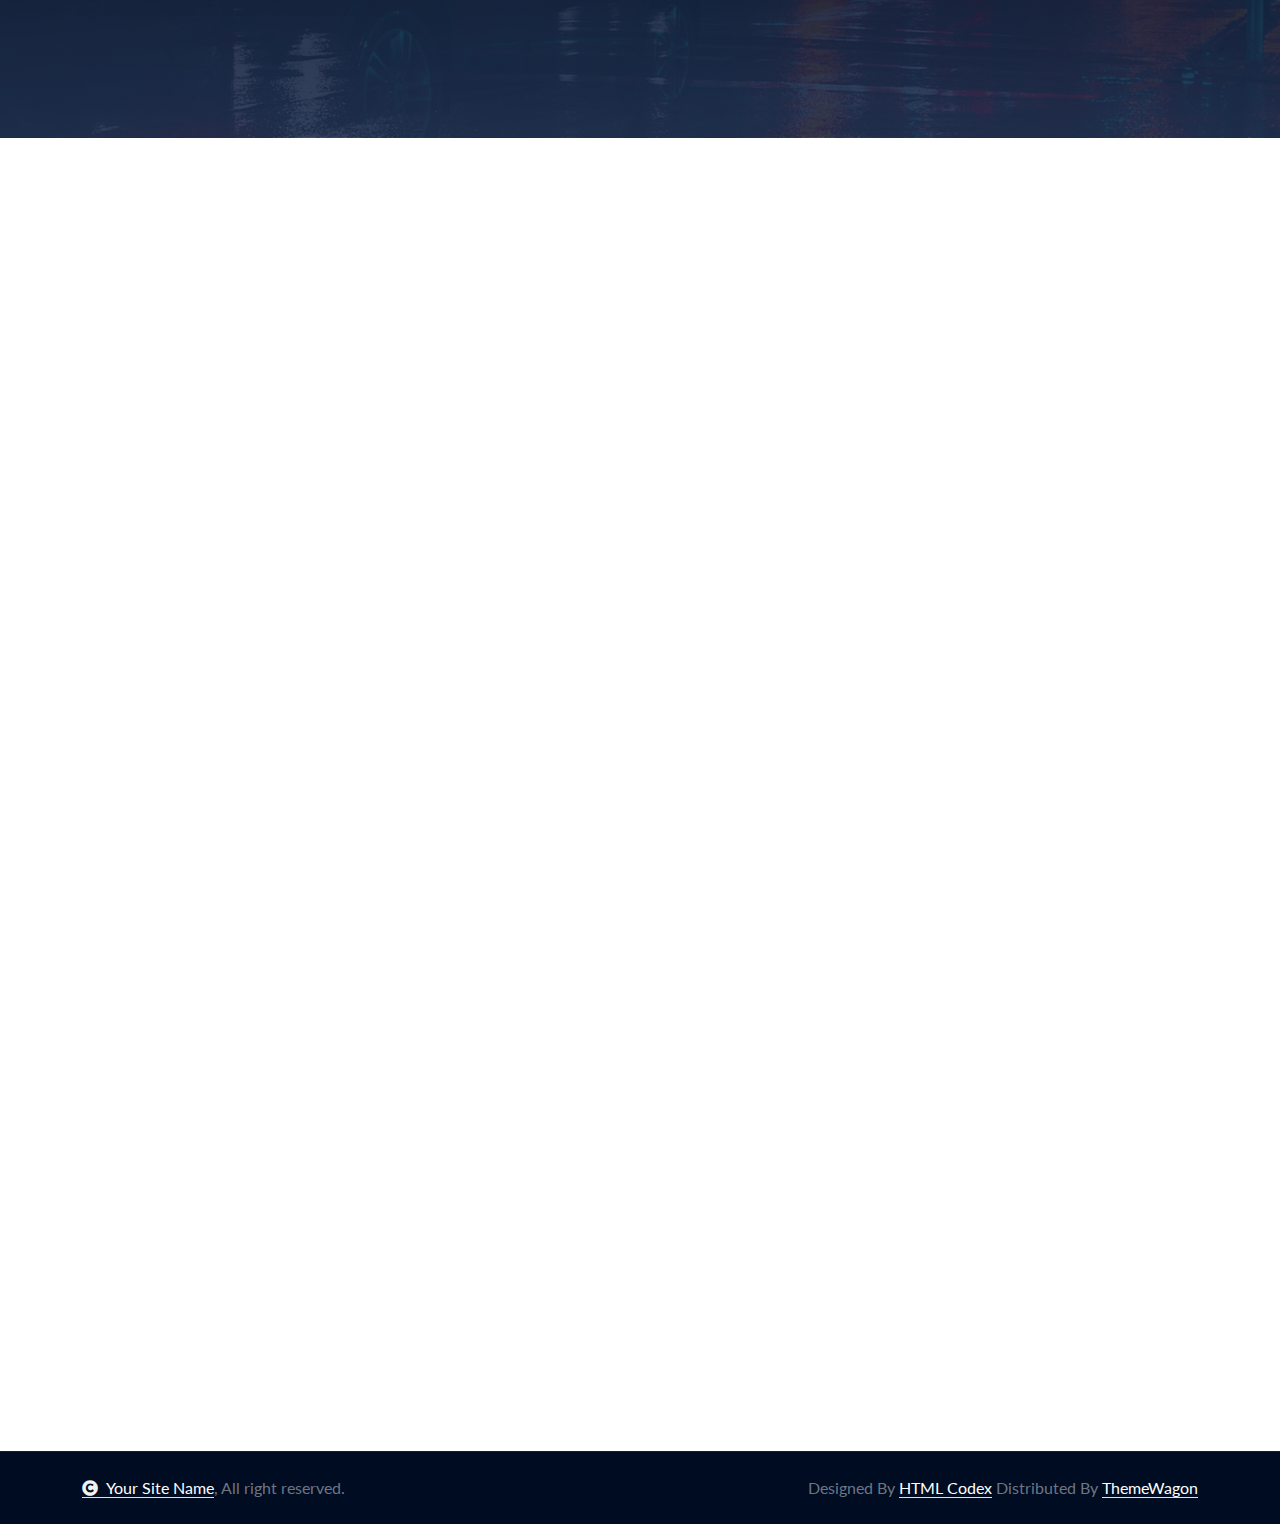
<file: blog.html>
<!DOCTYPE html>
<html lang="en">

    <head>
        <meta charset="utf-8">
        <title>Cental - Car Rent Website Template</title>
        <meta content="width=device-width, initial-scale=1.0" name="viewport">
        <meta content="" name="keywords">
        <meta content="" name="description">

        <!-- Google Web Fonts -->
        <link rel="preconnect" href="https://fonts.googleapis.com">
        <link rel="preconnect" href="https://fonts.gstatic.com" crossorigin>
        <link href="https://fonts.googleapis.com/css2?family=Lato:ital,wght@0,400;0,700;0,900;1,400;1,700;1,900&family=Montserrat:ital,wght@0,100..900;1,100..900&display=swap" rel="stylesheet"> 

        <!-- Icon Font Stylesheet -->
        <link rel="stylesheet" href="https://use.fontawesome.com/releases/v5.15.4/css/all.css"/>
        <link href="https://cdn.jsdelivr.net/npm/bootstrap-icons@1.4.1/font/bootstrap-icons.css" rel="stylesheet">

        <!-- Libraries Stylesheet -->
        <link href="lib/animate/animate.min.css" rel="stylesheet">
        <link href="lib/owlcarousel/assets/owl.carousel.min.css" rel="stylesheet">


        <!-- Customized Bootstrap Stylesheet -->
        <link href="css/bootstrap.min.css" rel="stylesheet">

        <!-- Template Stylesheet -->
        <link href="css/style.css" rel="stylesheet">
    </head>

    <body>

        <!-- Spinner Start -->
        <div id="spinner" class="show bg-white position-fixed translate-middle w-100 vh-100 top-50 start-50 d-flex align-items-center justify-content-center">
            <div class="spinner-border text-primary" style="width: 3rem; height: 3rem;" role="status">
                <span class="sr-only">Loading...</span>
            </div>
        </div>
        <!-- Spinner End -->

        <!-- Topbar Start -->
        <div class="container-fluid topbar bg-secondary d-none d-xl-block w-100">
            <div class="container">
                <div class="row gx-0 align-items-center" style="height: 45px;">
                    <div class="col-lg-6 text-center text-lg-start mb-lg-0">
                        <div class="d-flex flex-wrap">
                            <a href="#" class="text-muted me-4"><i class="fas fa-map-marker-alt text-primary me-2"></i>Find A Location</a>
                            <a href="tel:+01234567890" class="text-muted me-4"><i class="fas fa-phone-alt text-primary me-2"></i>+01234567890</a>
                            <a href="mailto:example@gmail.com" class="text-muted me-0"><i class="fas fa-envelope text-primary me-2"></i>Example@gmail.com</a>
                        </div>
                    </div>
                    <div class="col-lg-6 text-center text-lg-end">
                        <div class="d-flex align-items-center justify-content-end">
                            <a href="#" class="btn btn-light btn-sm-square rounded-circle me-3"><i class="fab fa-facebook-f"></i></a>
                            <a href="#" class="btn btn-light btn-sm-square rounded-circle me-3"><i class="fab fa-twitter"></i></a>
                            <a href="#" class="btn btn-light btn-sm-square rounded-circle me-3"><i class="fab fa-instagram"></i></a>
                            <a href="#" class="btn btn-light btn-sm-square rounded-circle me-0"><i class="fab fa-linkedin-in"></i></a>
                        </div>
                    </div>
                </div>
            </div>
        </div>
        <!-- Topbar End -->

        <!-- Navbar & Hero Start -->
        <div class="container-fluid nav-bar sticky-top px-0 px-lg-4 py-2 py-lg-0">
            <div class="container">
                <nav class="navbar navbar-expand-lg navbar-light">
                    <a href="" class="navbar-brand p-0">
                        <h1 class="display-6 text-primary"><i class="fas fa-car-alt me-3"></i></i>Cental</h1>
                        <!-- <img src="img/logo.png" alt="Logo"> -->
                    </a>
                    <button class="navbar-toggler" type="button" data-bs-toggle="collapse" data-bs-target="#navbarCollapse">
                        <span class="fa fa-bars"></span>
                    </button>
                    <div class="collapse navbar-collapse" id="navbarCollapse">
                        <div class="navbar-nav mx-auto py-0">
                            <a href="index.html" class="nav-item nav-link">Home</a>
                            <a href="about.html" class="nav-item nav-link">About</a>
                            <a href="service.html" class="nav-item nav-link">Service</a>
                            <a href="blog.html" class="nav-item nav-link active">Blog</a>
                            
                            <div class="nav-item dropdown">
                                <a href="#" class="nav-link dropdown-toggle" data-bs-toggle="dropdown">Pages</a>
                                <div class="dropdown-menu m-0">
                                    <a href="feature.html" class="dropdown-item">Our Feature</a>
                                    <a href="cars.html" class="dropdown-item">Our Cars</a>
                                    <a href="team.html" class="dropdown-item">Our Team</a>
                                    <a href="testimonial.html" class="dropdown-item">Testimonial</a>
                                    <a href="404.html" class="dropdown-item">404 Page</a>
                                </div>
                            </div>
                            <a href="contact.html" class="nav-item nav-link">Contact</a>
                        </div>
                        <a href="#" class="btn btn-primary rounded-pill py-2 px-4">Get Started</a>
                    </div>
                </nav>
            </div>
        </div>
        <!-- Navbar & Hero End -->

        <!-- Header Start -->
        <div class="container-fluid bg-breadcrumb">
            <div class="container text-center py-5" style="max-width: 900px;">
                <h4 class="text-white display-4 mb-4 wow fadeInDown" data-wow-delay="0.1s">Our Blog & News</h4>
                <ol class="breadcrumb d-flex justify-content-center mb-0 wow fadeInDown" data-wow-delay="0.3s">
                    <li class="breadcrumb-item"><a href="index.html">Home</a></li>
                    <li class="breadcrumb-item"><a href="#">Pages</a></li>
                    <li class="breadcrumb-item active text-primary">Blog & News</li>
                </ol>    
            </div>
        </div>
        <!-- Header End -->

        <!-- Blog Start -->
        <div class="container-fluid blog py-5">
            <div class="container py-5">
                <div class="text-center mx-auto pb-5 wow fadeInUp" data-wow-delay="0.1s" style="max-width: 800px;">
                    <h1 class="display-5 text-capitalize mb-3">Cental<span class="text-primary"> Blog & News</span></h1>
                    <p class="mb-0">Lorem ipsum dolor sit amet, consectetur adipisicing elit. Ut amet nemo expedita asperiores commodi accusantium at cum harum, excepturi, quia tempora cupiditate! Adipisci facilis modi quisquam quia distinctio,
                    </p>
                </div>
                <div class="row g-4">
                    <div class="col-lg-4 wow fadeInUp" data-wow-delay="0.1s">
                        <div class="blog-item">
                            <div class="blog-img">
                                <img src="img/blog-1.jpg" class="img-fluid rounded-top w-100" alt="Image">
                            </div>
                            <div class="blog-content rounded-bottom p-4">
                                <div class="blog-date">30 Dec 2025</div>
                                <div class="blog-comment my-3">
                                    <div class="small"><span class="fa fa-user text-primary"></span><span class="ms-2">Martin.C</span></div>
                                    <div class="small"><span class="fa fa-comment-alt text-primary"></span><span class="ms-2">6 Comments</span></div>
                                </div>
                                <a href="#" class="h4 d-block mb-3">Rental Cars how to check driving fines?</a>
                                <p class="mb-3">Lorem, ipsum dolor sit amet consectetur adipisicing elit. Eius libero soluta impedit eligendi? Quibusdam, laudantium.</p>
                                <a href="#" class="">Read More  <i class="fa fa-arrow-right"></i></a>
                            </div>
                        </div>
                    </div>
                    <div class="col-lg-4 wow fadeInUp" data-wow-delay="0.3s">
                        <div class="blog-item">
                            <div class="blog-img">
                                <img src="img/blog-2.jpg" class="img-fluid rounded-top w-100" alt="Image">
                            </div>
                            <div class="blog-content rounded-bottom p-4">
                                <div class="blog-date">25 Dec 2025</div>
                                <div class="blog-comment my-3">
                                    <div class="small"><span class="fa fa-user text-primary"></span><span class="ms-2">Martin.C</span></div>
                                    <div class="small"><span class="fa fa-comment-alt text-primary"></span><span class="ms-2">6 Comments</span></div>
                                </div>
                                <a href="#" class="h4 d-block mb-3">Rental cost of sport and other cars</a>
                                <p class="mb-3">Lorem, ipsum dolor sit amet consectetur adipisicing elit. Eius libero soluta impedit eligendi? Quibusdam, laudantium.</p>
                                <a href="#" class="">Read More  <i class="fa fa-arrow-right"></i></a>
                            </div>
                        </div>
                    </div>
                    <div class="col-lg-4 wow fadeInUp" data-wow-delay="0.5s">
                        <div class="blog-item">
                            <div class="blog-img">
                                <img src="img/blog-3.jpg" class="img-fluid rounded-top w-100" alt="Image">
                            </div>
                            <div class="blog-content rounded-bottom p-4">
                                <div class="blog-date">27 Dec 2025</div>
                                <div class="blog-comment my-3">
                                    <div class="small"><span class="fa fa-user text-primary"></span><span class="ms-2">Martin.C</span></div>
                                    <div class="small"><span class="fa fa-comment-alt text-primary"></span><span class="ms-2">6 Comments</span></div>
                                </div>
                                <a href="#" class="h4 d-block mb-3">Document required for car rental</a>
                                <p class="mb-3">Lorem, ipsum dolor sit amet consectetur adipisicing elit. Eius libero soluta impedit eligendi? Quibusdam, laudantium.</p>
                                <a href="#" class="">Read More  <i class="fa fa-arrow-right"></i></a>
                            </div>
                        </div>
                    </div>
                </div>
            </div>
        </div>
        <!-- Blog End -->

        <!-- Fact Counter -->
        <div class="container-fluid counter py-5">
            <div class="container py-5">
                <div class="row g-5">
                    <div class="col-md-6 col-lg-6 col-xl-3 wow fadeInUp" data-wow-delay="0.1s">
                        <div class="counter-item text-center">
                            <div class="counter-item-icon mx-auto">
                                <i class="fas fa-thumbs-up fa-2x"></i>
                            </div>
                            <div class="counter-counting my-3">
                                <span class="text-white fs-2 fw-bold" data-toggle="counter-up">829</span>
                                <span class="h1 fw-bold text-white">+</span>
                            </div>
                            <h4 class="text-white mb-0">Happy Clients</h4>
                        </div>
                    </div>
                    <div class="col-md-6 col-lg-6 col-xl-3 wow fadeInUp" data-wow-delay="0.3s">
                        <div class="counter-item text-center">
                            <div class="counter-item-icon mx-auto">
                                <i class="fas fa-car-alt fa-2x"></i>
                            </div>
                            <div class="counter-counting my-3">
                                <span class="text-white fs-2 fw-bold" data-toggle="counter-up">56</span>
                                <span class="h1 fw-bold text-white">+</span>
                            </div>
                            <h4 class="text-white mb-0">Number of Cars</h4>
                        </div>
                    </div>
                    <div class="col-md-6 col-lg-6 col-xl-3 wow fadeInUp" data-wow-delay="0.5s">
                        <div class="counter-item text-center">
                            <div class="counter-item-icon mx-auto">
                                <i class="fas fa-building fa-2x"></i>
                            </div>
                            <div class="counter-counting my-3">
                                <span class="text-white fs-2 fw-bold" data-toggle="counter-up">127</span>
                                <span class="h1 fw-bold text-white">+</span>
                            </div>
                            <h4 class="text-white mb-0">Car Center</h4>
                        </div>
                    </div>
                    <div class="col-md-6 col-lg-6 col-xl-3 wow fadeInUp" data-wow-delay="0.7s">
                        <div class="counter-item text-center">
                            <div class="counter-item-icon mx-auto">
                                <i class="fas fa-clock fa-2x"></i>
                            </div>
                            <div class="counter-counting my-3">
                                <span class="text-white fs-2 fw-bold" data-toggle="counter-up">589</span>
                                <span class="h1 fw-bold text-white">+</span>
                            </div>
                            <h4 class="text-white mb-0">Total kilometers</h4>
                        </div>
                    </div>
                </div>
            </div>
        </div>
        <!-- Fact Counter -->

        <!-- Banner Start -->
        <div class="container-fluid banner py-5 wow zoomInDown" data-wow-delay="0.1s">
            <div class="container py-5">
                <div class="banner-item rounded">
                    <img src="img/banner-1.jpg" class="img-fluid rounded w-100" alt="">
                    <div class="banner-content">
                        <h2 class="text-primary">Rent Your Car</h2>
                        <h1 class="text-white">Interested in Renting?</h1>
                        <p class="text-white">Don't hesitate and send us a message.</p>
                        <div class="banner-btn">
                            <a href="#" class="btn btn-secondary rounded-pill py-3 px-4 px-md-5 me-2">WhatchApp</a>
                            <a href="#" class="btn btn-primary rounded-pill py-3 px-4 px-md-5 ms-2">Contact Us</a>
                        </div>
                    </div>
                </div>
            </div>
        </div>
        <!-- Banner End -->

        <!-- Footer Start -->
        <div class="container-fluid footer py-5 wow fadeIn" data-wow-delay="0.2s">
            <div class="container py-5">
                <div class="row g-5">
                    <div class="col-md-6 col-lg-6 col-xl-3">
                        <div class="footer-item d-flex flex-column">
                            <div class="footer-item">
                                <h4 class="text-white mb-4">About Us</h4>
                                <p class="mb-3">Dolor amet sit justo amet elitr clita ipsum elitr est.Lorem ipsum dolor sit amet, consectetur adipiscing elit consectetur adipiscing elit.</p>
                            </div>
                            <div class="position-relative">
                                <input class="form-control rounded-pill w-100 py-3 ps-4 pe-5" type="text" placeholder="Enter your email">
                                <button type="button" class="btn btn-secondary rounded-pill position-absolute top-0 end-0 py-2 mt-2 me-2">Subscribe</button>
                            </div>
                        </div>
                    </div>
                    <div class="col-md-6 col-lg-6 col-xl-3">
                        <div class="footer-item d-flex flex-column">
                            <h4 class="text-white mb-4">Quick Links</h4>
                            <a href="#"><i class="fas fa-angle-right me-2"></i> About</a>
                            <a href="#"><i class="fas fa-angle-right me-2"></i> Cars</a>
                            <a href="#"><i class="fas fa-angle-right me-2"></i> Car Types</a>
                            <a href="#"><i class="fas fa-angle-right me-2"></i> Team</a>
                            <a href="#"><i class="fas fa-angle-right me-2"></i> Contact us</a>
                            <a href="#"><i class="fas fa-angle-right me-2"></i> Terms & Conditions</a>
                        </div>
                    </div>
                    <div class="col-md-6 col-lg-6 col-xl-3">
                        <div class="footer-item d-flex flex-column">
                            <h4 class="text-white mb-4">Business Hours</h4>
                            <div class="mb-3">
                                <h6 class="text-muted mb-0">Mon - Friday:</h6>
                                <p class="text-white mb-0">09.00 am to 07.00 pm</p>
                            </div>
                            <div class="mb-3">
                                <h6 class="text-muted mb-0">Saturday:</h6>
                                <p class="text-white mb-0">10.00 am to 05.00 pm</p>
                            </div>
                            <div class="mb-3">
                                <h6 class="text-muted mb-0">Vacation:</h6>
                                <p class="text-white mb-0">All Sunday is our vacation</p>
                            </div>
                        </div>
                    </div>
                    <div class="col-md-6 col-lg-6 col-xl-3">
                        <div class="footer-item d-flex flex-column">
                            <h4 class="text-white mb-4">Contact Info</h4>
                            <a href="#"><i class="fa fa-map-marker-alt me-2"></i> 123 Street, New York, USA</a>
                            <a href="mailto:info@example.com"><i class="fas fa-envelope me-2"></i> info@example.com</a>
                            <a href="tel:+012 345 67890"><i class="fas fa-phone me-2"></i> +012 345 67890</a>
                            <a href="tel:+012 345 67890" class="mb-3"><i class="fas fa-print me-2"></i> +012 345 67890</a>
                            <div class="d-flex">
                                <a class="btn btn-secondary btn-md-square rounded-circle me-3" href=""><i class="fab fa-facebook-f text-white"></i></a>
                                <a class="btn btn-secondary btn-md-square rounded-circle me-3" href=""><i class="fab fa-twitter text-white"></i></a>
                                <a class="btn btn-secondary btn-md-square rounded-circle me-3" href=""><i class="fab fa-instagram text-white"></i></a>
                                <a class="btn btn-secondary btn-md-square rounded-circle me-0" href=""><i class="fab fa-linkedin-in text-white"></i></a>
                            </div>
                        </div>
                    </div>
                </div>
            </div>
        </div>
        <!-- Footer End -->
        
        <!-- Copyright Start -->
        <div class="container-fluid copyright py-4">
            <div class="container">
                <div class="row g-4 align-items-center">
                    <div class="col-md-6 text-center text-md-start mb-md-0">
                        <span class="text-body"><a href="#" class="border-bottom text-white"><i class="fas fa-copyright text-light me-2"></i>Your Site Name</a>, All right reserved.</span>
                    </div>
                    <div class="col-md-6 text-center text-md-end text-body">
                        <!--/*** This template is free as long as you keep the below author’s credit link/attribution link/backlink. ***/-->
                        <!--/*** If you'd like to use the template without the below author’s credit link/attribution link/backlink, ***/-->
                        <!--/*** you can purchase the Credit Removal License from "https://htmlcodex.com/credit-removal". ***/-->
                        Designed By <a class="border-bottom text-white" href="https://htmlcodex.com">HTML Codex</a> Distributed By <a class="border-bottom text-white" href="https://themewagon.com">ThemeWagon</a>
                    </div>
                </div>
            </div>
        </div>
        <!-- Copyright End -->


        <!-- Back to Top -->
        <a href="#" class="btn btn-secondary btn-lg-square rounded-circle back-to-top"><i class="fa fa-arrow-up"></i></a>   

        
    <!-- JavaScript Libraries -->
    <script src="https://ajax.googleapis.com/ajax/libs/jquery/3.6.4/jquery.min.js"></script>
    <script src="https://cdn.jsdelivr.net/npm/bootstrap@5.0.0/dist/js/bootstrap.bundle.min.js"></script>
    <script src="lib/wow/wow.min.js"></script>
    <script src="lib/easing/easing.min.js"></script>
    <script src="lib/waypoints/waypoints.min.js"></script>
    <script src="lib/counterup/counterup.min.js"></script>
    <script src="lib/owlcarousel/owl.carousel.min.js"></script>
    

    <!-- Template Javascript -->
    <script src="js/main.js"></script>
    </body>

</html>
</file>
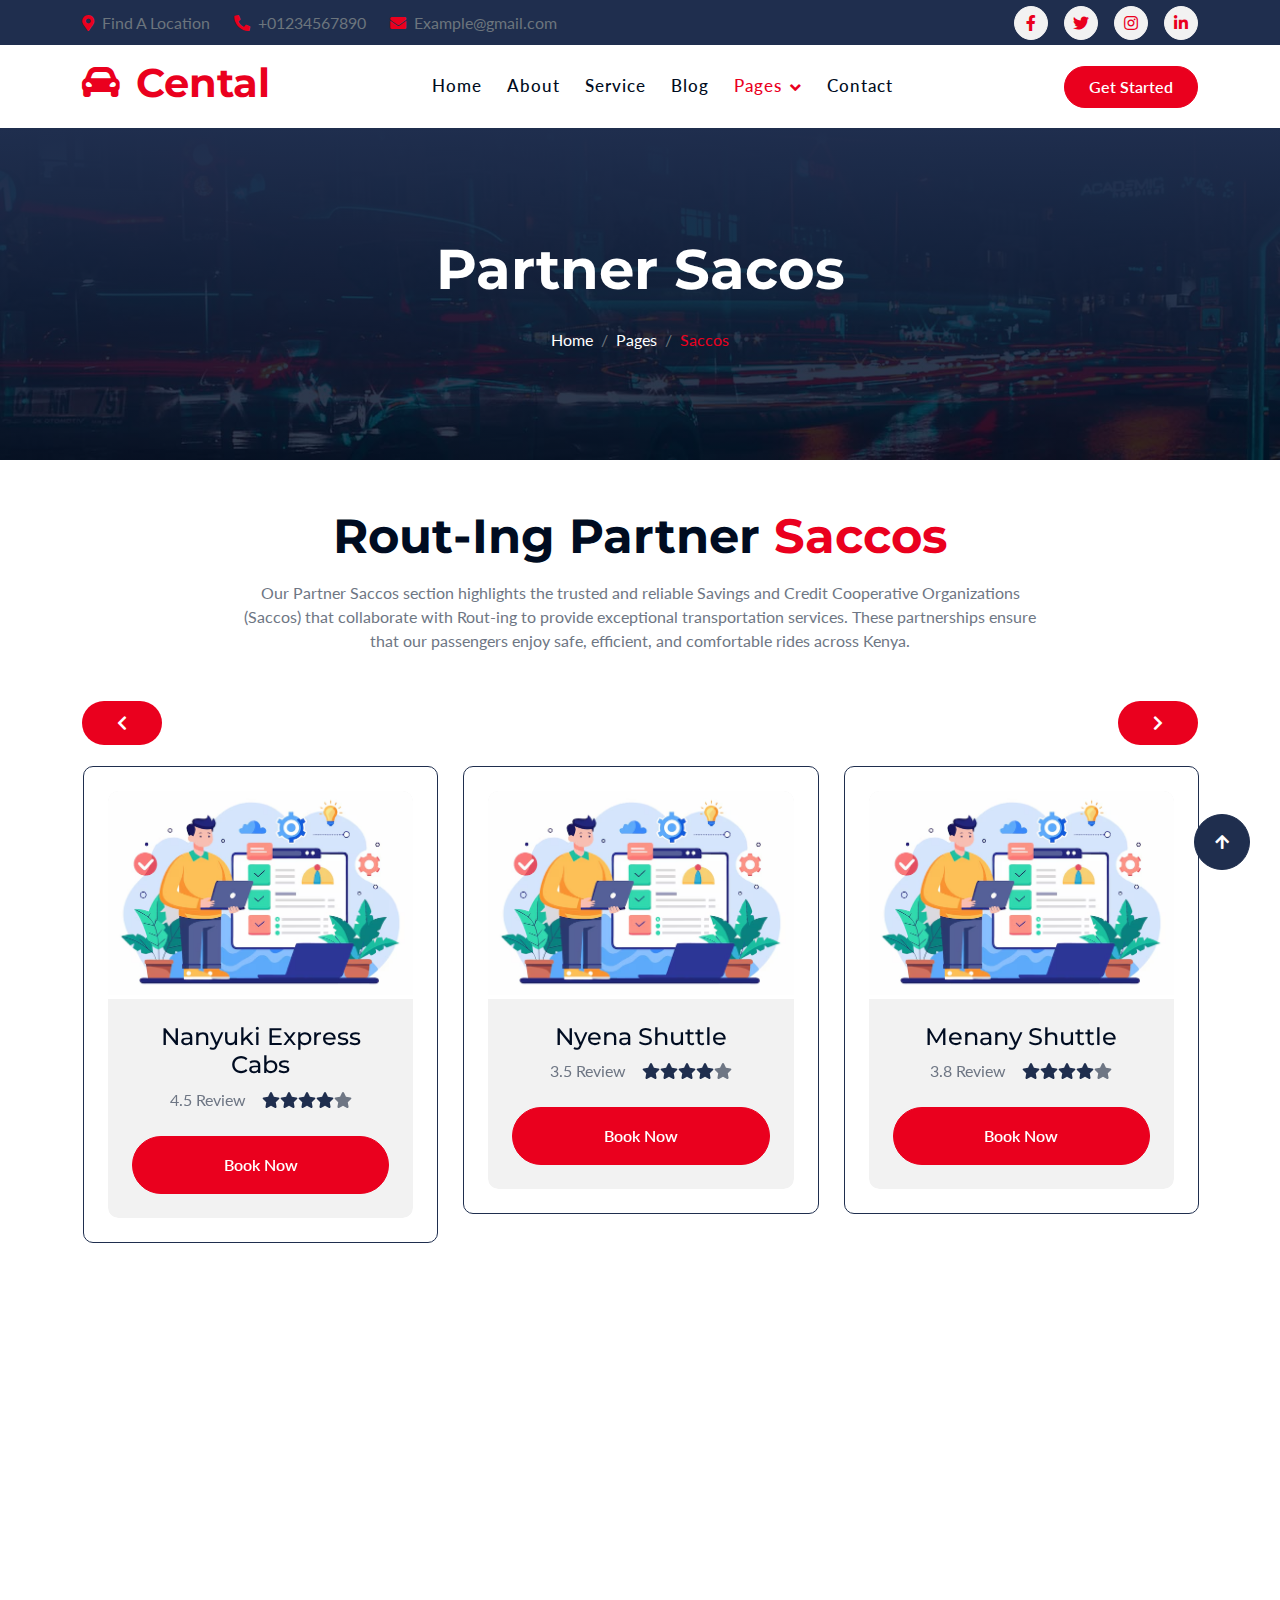
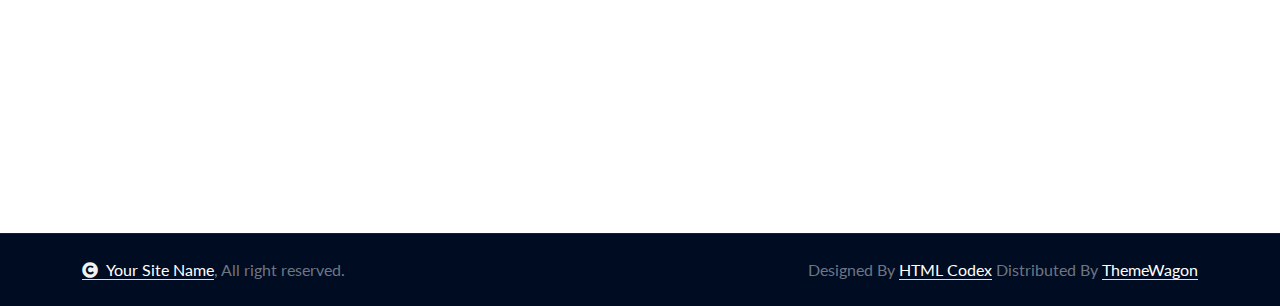
<file: cars.html>
<!DOCTYPE html>
<html lang="en">

    <head>
        <meta charset="utf-8">
        <title>Cental - Car Rent Website Template</title>
        <meta content="width=device-width, initial-scale=1.0" name="viewport">
        <meta content="" name="keywords">
        <meta content="" name="description">

        <!-- Google Web Fonts -->
        <link rel="preconnect" href="https://fonts.googleapis.com">
        <link rel="preconnect" href="https://fonts.gstatic.com" crossorigin>
        <link href="https://fonts.googleapis.com/css2?family=Lato:ital,wght@0,400;0,700;0,900;1,400;1,700;1,900&family=Montserrat:ital,wght@0,100..900;1,100..900&display=swap" rel="stylesheet"> 

        <!-- Icon Font Stylesheet -->
        <link rel="stylesheet" href="https://use.fontawesome.com/releases/v5.15.4/css/all.css"/>
        <link href="https://cdn.jsdelivr.net/npm/bootstrap-icons@1.4.1/font/bootstrap-icons.css" rel="stylesheet">

        <!-- Libraries Stylesheet -->
        <link href="lib/animate/animate.min.css" rel="stylesheet">
        <link href="lib/owlcarousel/assets/owl.carousel.min.css" rel="stylesheet">


        <!-- Customized Bootstrap Stylesheet -->
        <link href="css/bootstrap.min.css" rel="stylesheet">

        <!-- Template Stylesheet -->
        <link href="css/style.css" rel="stylesheet">
    </head>

    <body>

        <!-- Spinner Start -->
        <div id="spinner" class="show bg-white position-fixed translate-middle w-100 vh-100 top-50 start-50 d-flex align-items-center justify-content-center">
            <div class="spinner-border text-primary" style="width: 3rem; height: 3rem;" role="status">
                <span class="sr-only">Loading...</span>
            </div>
        </div>
        <!-- Spinner End -->

        <!-- Topbar Start -->
        <div class="container-fluid topbar bg-secondary d-none d-xl-block w-100">
            <div class="container">
                <div class="row gx-0 align-items-center" style="height: 45px;">
                    <div class="col-lg-6 text-center text-lg-start mb-lg-0">
                        <div class="d-flex flex-wrap">
                            <a href="#" class="text-muted me-4"><i class="fas fa-map-marker-alt text-primary me-2"></i>Find A Location</a>
                            <a href="tel:+01234567890" class="text-muted me-4"><i class="fas fa-phone-alt text-primary me-2"></i>+01234567890</a>
                            <a href="mailto:example@gmail.com" class="text-muted me-0"><i class="fas fa-envelope text-primary me-2"></i>Example@gmail.com</a>
                        </div>
                    </div>
                    <div class="col-lg-6 text-center text-lg-end">
                        <div class="d-flex align-items-center justify-content-end">
                            <a href="#" class="btn btn-light btn-sm-square rounded-circle me-3"><i class="fab fa-facebook-f"></i></a>
                            <a href="#" class="btn btn-light btn-sm-square rounded-circle me-3"><i class="fab fa-twitter"></i></a>
                            <a href="#" class="btn btn-light btn-sm-square rounded-circle me-3"><i class="fab fa-instagram"></i></a>
                            <a href="#" class="btn btn-light btn-sm-square rounded-circle me-0"><i class="fab fa-linkedin-in"></i></a>
                        </div>
                    </div>
                </div>
            </div>
        </div>
        <!-- Topbar End -->

        <!-- Navbar & Hero Start -->
        <div class="container-fluid nav-bar sticky-top px-0 px-lg-4 py-2 py-lg-0">
            <div class="container">
                <nav class="navbar navbar-expand-lg navbar-light">
                    <a href="" class="navbar-brand p-0">
                        <h1 class="display-6 text-primary"><i class="fas fa-car-alt me-3"></i></i>Cental</h1>
                        <!-- <img src="img/logo.png" alt="Logo"> -->
                    </a>
                    <button class="navbar-toggler" type="button" data-bs-toggle="collapse" data-bs-target="#navbarCollapse">
                        <span class="fa fa-bars"></span>
                    </button>
                    <div class="collapse navbar-collapse" id="navbarCollapse">
                        <div class="navbar-nav mx-auto py-0">
                            <a href="index.html" class="nav-item nav-link">Home</a>
                            <a href="about.html" class="nav-item nav-link">About</a>
                            <a href="service.html" class="nav-item nav-link">Service</a>
                            <a href="blog.html" class="nav-item nav-link">Blog</a>
                            
                            <div class="nav-item dropdown">
                                <a href="#" class="nav-link dropdown-toggle active" data-bs-toggle="dropdown">Pages</a>
                                <div class="dropdown-menu m-0">
                                    <a href="feature.html" class="dropdown-item">Our Feature</a>
                                    <a href="cars.html" class="dropdown-item active">Our Cars</a>
                                    <a href="team.html" class="dropdown-item">Our Team</a>
                                    <a href="testimonial.html" class="dropdown-item">Testimonial</a>
                                    <a href="404.html" class="dropdown-item">404 Page</a>
                                </div>
                            </div>
                            <a href="contact.html" class="nav-item nav-link">Contact</a>
                        </div>
                        <a href="#" class="btn btn-primary rounded-pill py-2 px-4">Get Started</a>
                    </div>
                </nav>
            </div>
        </div>
        <!-- Navbar & Hero End -->

        <!-- Header Start -->
        <div class="container-fluid bg-breadcrumb">
            <div class="container text-center py-5" style="max-width: 900px;">
                <h4 class="text-white display-4 mb-4 wow fadeInDown" data-wow-delay="0.1s">Partner Sacos</h4>
                <ol class="breadcrumb d-flex justify-content-center mb-0 wow fadeInDown" data-wow-delay="0.3s">
                    <li class="breadcrumb-item"><a href="index.html">Home</a></li>
                    <li class="breadcrumb-item"><a href="#">Pages</a></li>
                    <li class="breadcrumb-item active text-primary">Saccos</li>
                </ol>    
            </div>
        </div>
        <!-- Header End -->

         <!-- Car categories Start -->
         <div class="container-fluid categories py-5">
            <div class="container pb-5">
                <div class="text-center mx-auto pb-5 wow fadeInUp" data-wow-delay="0.1s" style="max-width: 800px;">
                    <h1 class="display-5 text-capitalize mb-3">Rout-ing Partner <span class="text-primary">Saccos</span></h1>
                    <p class="mb-0">Our Partner Saccos section highlights the trusted and reliable Savings and Credit Cooperative Organizations (Saccos) that collaborate with Rout-ing to provide exceptional transportation services. These partnerships ensure that our passengers enjoy safe, efficient, and comfortable rides across Kenya.
                    </p>
                </div>
                <div class="categories-carousel owl-carousel wow fadeInUp" data-wow-delay="0.1s">
                    <div class="categories-item p-4">
                        <div class="categories-item-inner">
                            <div class="categories-img rounded-top">
                                <img src="img/features.avif" class="img-fluid w-100 rounded-top" alt="">
                            </div>
                            <div class="categories-content rounded-bottom p-4">
                                <h4>Nanyuki Express Cabs</h4>
                                <div class="categories-review mb-4">
                                    <div class="me-3">4.5 Review</div>
                                    <div class="d-flex justify-content-center text-secondary">
                                        <i class="fas fa-star"></i>
                                        <i class="fas fa-star"></i>
                                        <i class="fas fa-star"></i>
                                        <i class="fas fa-star"></i>
                                        <i class="fas fa-star text-body"></i>
                                    </div>
                                </div>
                                <a href="#" class="btn btn-primary rounded-pill d-flex justify-content-center py-3">Book Now</a>
                            </div>
                        </div>
                    </div>
                    <div class="categories-item p-4">
                        <div class="categories-item-inner">
                            <div class="categories-img rounded-top">
                                <img src="img/features.avif" class="img-fluid w-100 rounded-top" alt="">
                            </div>
                            <div class="categories-content rounded-bottom p-4">
                                <h4>Nyena Shuttle</h4>
                                <div class="categories-review mb-4">
                                    <div class="me-3">3.5 Review</div>
                                    <div class="d-flex justify-content-center text-secondary">
                                        <i class="fas fa-star"></i>
                                        <i class="fas fa-star"></i>
                                        <i class="fas fa-star"></i>
                                        <i class="fas fa-star"></i>
                                        <i class="fas fa-star text-body"></i>
                                    </div>
                                </div>
                                <a href="#" class="btn btn-primary rounded-pill d-flex justify-content-center py-3">Book Now</a>
                            </div>
                        </div>
                    </div>
                    <div class="categories-item p-4">
                        <div class="categories-item-inner">
                            <div class="categories-img rounded-top">
                                <img src="img/features.avif" class="img-fluid w-100 rounded-top" alt="">
                            </div>
                            <div class="categories-content rounded-bottom p-4">
                                <h4>Menany Shuttle</h4>
                                <div class="categories-review mb-4">
                                    <div class="me-3">3.8 Review</div>
                                    <div class="d-flex justify-content-center text-secondary">
                                        <i class="fas fa-star"></i>
                                        <i class="fas fa-star"></i>
                                        <i class="fas fa-star"></i>
                                        <i class="fas fa-star"></i>
                                        <i class="fas fa-star text-body"></i>
                                    </div>
                                </div>
                                <a href="#" class="btn btn-primary rounded-pill d-flex justify-content-center py-3">Book Now</a>
                            </div>
                        </div>
                    </div>
                    <div class="categories-item p-4">
                        <div class="categories-item-inner">
                            <div class="categories-img rounded-top">
                                <img src="img/features.avif" class="img-fluid w-100 rounded-top" alt="">
                            </div>
                            <div class="categories-content rounded-bottom p-4">
                                <h4>Nanaiso Shuttle</h4>
                                <div class="categories-review mb-4">
                                    <div class="me-3">4.8 Review</div>
                                    <div class="d-flex justify-content-center text-secondary">
                                        <i class="fas fa-star"></i>
                                        <i class="fas fa-star"></i>
                                        <i class="fas fa-star"></i>
                                        <i class="fas fa-star"></i>
                                        <i class="fas fa-star"></i>
                                    </div>
                                </div>
                                <a href="#" class="btn btn-primary rounded-pill d-flex justify-content-center py-3">Book Now</a>
                            </div>
                        </div>
                    </div>
                    <div class="categories-item p-4">
                        <div class="categories-item-inner">
                            <div class="categories-img rounded-top">
                                <img src="img/features.avif" class="img-fluid w-100 rounded-top" alt="">
                            </div>
                            <div class="categories-content rounded-bottom p-4">
                                <h4>Nyakati Shuttle</h4>
                                <div class="categories-review mb-4">
                                    <div class="me-3">4.8 Review</div>
                                    <div class="d-flex justify-content-center text-secondary">
                                        <i class="fas fa-star"></i>
                                        <i class="fas fa-star"></i>
                                        <i class="fas fa-star"></i>
                                        <i class="fas fa-star"></i>
                                        <i class="fas fa-star"></i>
                                    </div>
                                </div>
                                <a href="#" class="btn btn-primary rounded-pill d-flex justify-content-center py-3">Book Now</a>
                            </div>
                        </div>
                    </div>
                    <div class="categories-item p-4">
                        <div class="categories-item-inner">
                            <div class="categories-img rounded-top">
                                <img src="img/features.avif" class="img-fluid w-100 rounded-top" alt="">
                            </div>
                            <div class="categories-content rounded-bottom p-4">
                                <h4>4N.T.E Shuttle</h4>
                                <div class="categories-review mb-4">
                                    <div class="me-3">4.8 Review</div>
                                    <div class="d-flex justify-content-center text-secondary">
                                        <i class="fas fa-star"></i>
                                        <i class="fas fa-star"></i>
                                        <i class="fas fa-star"></i>
                                        <i class="fas fa-star"></i>
                                        <i class="fas fa-star"></i>
                                    </div>
                                </div>
                                <a href="#" class="btn btn-primary rounded-pill d-flex justify-content-center py-3">Book Now</a>
                            </div>
                        </div>
                    </div>
                </div>
            </div>
        </div>
        <!-- Car categories End -->

        <!-- Car Steps Start -->
        <!-- <div class="container-fluid steps py-5">
            <div class="container py-5">
                <div class="text-center mx-auto pb-5 wow fadeInUp" data-wow-delay="0.1s" style="max-width: 800px;">
                    <h1 class="display-5 text-capitalize text-white mb-3">Cental<span class="text-primary"> Process</span></h1>
                    <p class="mb-0 text-white">Lorem ipsum dolor sit amet, consectetur adipisicing elit. Ut amet nemo expedita asperiores commodi accusantium at cum harum, excepturi, quia tempora cupiditate! Adipisci facilis modi quisquam quia distinctio,
                    </p>
                </div>
                <div class="row g-4">
                    <div class="col-lg-4 wow fadeInUp" data-wow-delay="0.1s">
                        <div class="steps-item p-4 mb-4">
                            <h4>Come In Contact</h4>
                            <p class="mb-0">Lorem ipsum dolor sit amet consectetur adipisicing elit. Ad, dolorem!</p>
                            <div class="setps-number">01.</div>
                        </div>
                    </div>
                    <div class="col-lg-4 wow fadeInUp" data-wow-delay="0.3s">
                        <div class="steps-item p-4 mb-4">
                            <h4>Choose A Car</h4>
                            <p class="mb-0">Lorem ipsum dolor sit amet consectetur adipisicing elit. Ad, dolorem!</p>
                            <div class="setps-number">02.</div>
                        </div>
                    </div>
                    <div class="col-lg-4 wow fadeInUp" data-wow-delay="0.5s">
                        <div class="steps-item p-4 mb-4">
                            <h4>Enjoy Driving</h4>
                            <p class="mb-0">Lorem ipsum dolor sit amet consectetur adipisicing elit. Ad, dolorem!</p>
                            <div class="setps-number">03.</div>
                        </div>
                    </div>
                </div>
            </div>
        </div> -->
        <!-- Car Steps End -->

        <!-- Banner Start -->
        <!-- <div class="container-fluid banner py-5 wow zoomInDown" data-wow-delay="0.1s">
            <div class="container py-5">
                <div class="banner-item rounded">
                    <img src="img/banner-1.jpg" class="img-fluid rounded w-100" alt="">
                    <div class="banner-content">
                        <h2 class="text-primary">Rent Your Car</h2>
                        <h1 class="text-white">Interested in Renting?</h1>
                        <p class="text-white">Don't hesitate and send us a message.</p>
                        <div class="banner-btn">
                            <a href="#" class="btn btn-secondary rounded-pill py-3 px-4 px-md-5 me-2">WhatchApp</a>
                            <a href="#" class="btn btn-primary rounded-pill py-3 px-4 px-md-5 ms-2">Contact Us</a>
                        </div>
                    </div>
                </div>
            </div>
        </div> -->
        <!-- Banner End -->

        <!-- Footer Start -->
        <div class="container-fluid footer py-5 wow fadeIn" data-wow-delay="0.2s">
            <div class="container py-5">
                <div class="row g-5">
                    <div class="col-md-6 col-lg-6 col-xl-3">
                        <div class="footer-item d-flex flex-column">
                            <div class="footer-item">
                                <h4 class="text-white mb-4">About Us</h4>
                                <p class="mb-3">Dolor amet sit justo amet elitr clita ipsum elitr est.Lorem ipsum dolor sit amet, consectetur adipiscing elit consectetur adipiscing elit.</p>
                            </div>
                            <div class="position-relative">
                                <input class="form-control rounded-pill w-100 py-3 ps-4 pe-5" type="text" placeholder="Enter your email">
                                <button type="button" class="btn btn-secondary rounded-pill position-absolute top-0 end-0 py-2 mt-2 me-2">Subscribe</button>
                            </div>
                        </div>
                    </div>
                    <div class="col-md-6 col-lg-6 col-xl-3">
                        <div class="footer-item d-flex flex-column">
                            <h4 class="text-white mb-4">Quick Links</h4>
                            <a href="#"><i class="fas fa-angle-right me-2"></i> About</a>
                            <a href="#"><i class="fas fa-angle-right me-2"></i> Cars</a>
                            <a href="#"><i class="fas fa-angle-right me-2"></i> Car Types</a>
                            <a href="#"><i class="fas fa-angle-right me-2"></i> Team</a>
                            <a href="#"><i class="fas fa-angle-right me-2"></i> Contact us</a>
                            <a href="#"><i class="fas fa-angle-right me-2"></i> Terms & Conditions</a>
                        </div>
                    </div>
                    <div class="col-md-6 col-lg-6 col-xl-3">
                        <div class="footer-item d-flex flex-column">
                            <h4 class="text-white mb-4">Business Hours</h4>
                            <div class="mb-3">
                                <h6 class="text-muted mb-0">Mon - Friday:</h6>
                                <p class="text-white mb-0">09.00 am to 07.00 pm</p>
                            </div>
                            <div class="mb-3">
                                <h6 class="text-muted mb-0">Saturday:</h6>
                                <p class="text-white mb-0">10.00 am to 05.00 pm</p>
                            </div>
                            <div class="mb-3">
                                <h6 class="text-muted mb-0">Vacation:</h6>
                                <p class="text-white mb-0">All Sunday is our vacation</p>
                            </div>
                        </div>
                    </div>
                    <div class="col-md-6 col-lg-6 col-xl-3">
                        <div class="footer-item d-flex flex-column">
                            <h4 class="text-white mb-4">Contact Info</h4>
                            <a href="#"><i class="fa fa-map-marker-alt me-2"></i> 123 Street, New York, USA</a>
                            <a href="mailto:info@example.com"><i class="fas fa-envelope me-2"></i> info@example.com</a>
                            <a href="tel:+012 345 67890"><i class="fas fa-phone me-2"></i> +012 345 67890</a>
                            <a href="tel:+012 345 67890" class="mb-3"><i class="fas fa-print me-2"></i> +012 345 67890</a>
                            <div class="d-flex">
                                <a class="btn btn-secondary btn-md-square rounded-circle me-3" href=""><i class="fab fa-facebook-f text-white"></i></a>
                                <a class="btn btn-secondary btn-md-square rounded-circle me-3" href=""><i class="fab fa-twitter text-white"></i></a>
                                <a class="btn btn-secondary btn-md-square rounded-circle me-3" href=""><i class="fab fa-instagram text-white"></i></a>
                                <a class="btn btn-secondary btn-md-square rounded-circle me-0" href=""><i class="fab fa-linkedin-in text-white"></i></a>
                            </div>
                        </div>
                    </div>
                </div>
            </div>
        </div>
        <!-- Footer End -->
        
        <!-- Copyright Start -->
        <div class="container-fluid copyright py-4">
            <div class="container">
                <div class="row g-4 align-items-center">
                    <div class="col-md-6 text-center text-md-start mb-md-0">
                        <span class="text-body"><a href="#" class="border-bottom text-white"><i class="fas fa-copyright text-light me-2"></i>Your Site Name</a>, All right reserved.</span>
                    </div>
                    <div class="col-md-6 text-center text-md-end text-body">
                        <!--/*** This template is free as long as you keep the below author’s credit link/attribution link/backlink. ***/-->
                        <!--/*** If you'd like to use the template without the below author’s credit link/attribution link/backlink, ***/-->
                        <!--/*** you can purchase the Credit Removal License from "https://htmlcodex.com/credit-removal". ***/-->
                        Designed By <a class="border-bottom text-white" href="https://htmlcodex.com">HTML Codex</a> Distributed By <a class="border-bottom text-white" href="https://themewagon.com">ThemeWagon</a>
                    </div>
                </div>
            </div>
        </div>
        <!-- Copyright End -->


        <!-- Back to Top -->
        <a href="#" class="btn btn-secondary btn-lg-square rounded-circle back-to-top"><i class="fa fa-arrow-up"></i></a>   

        
    <!-- JavaScript Libraries -->
    <script src="https://ajax.googleapis.com/ajax/libs/jquery/3.6.4/jquery.min.js"></script>
    <script src="https://cdn.jsdelivr.net/npm/bootstrap@5.0.0/dist/js/bootstrap.bundle.min.js"></script>
    <script src="lib/wow/wow.min.js"></script>
    <script src="lib/easing/easing.min.js"></script>
    <script src="lib/waypoints/waypoints.min.js"></script>
    <script src="lib/counterup/counterup.min.js"></script>
    <script src="lib/owlcarousel/owl.carousel.min.js"></script>
    

    <!-- Template Javascript -->
    <script src="js/main.js"></script>
    </body>

</html>
</file>
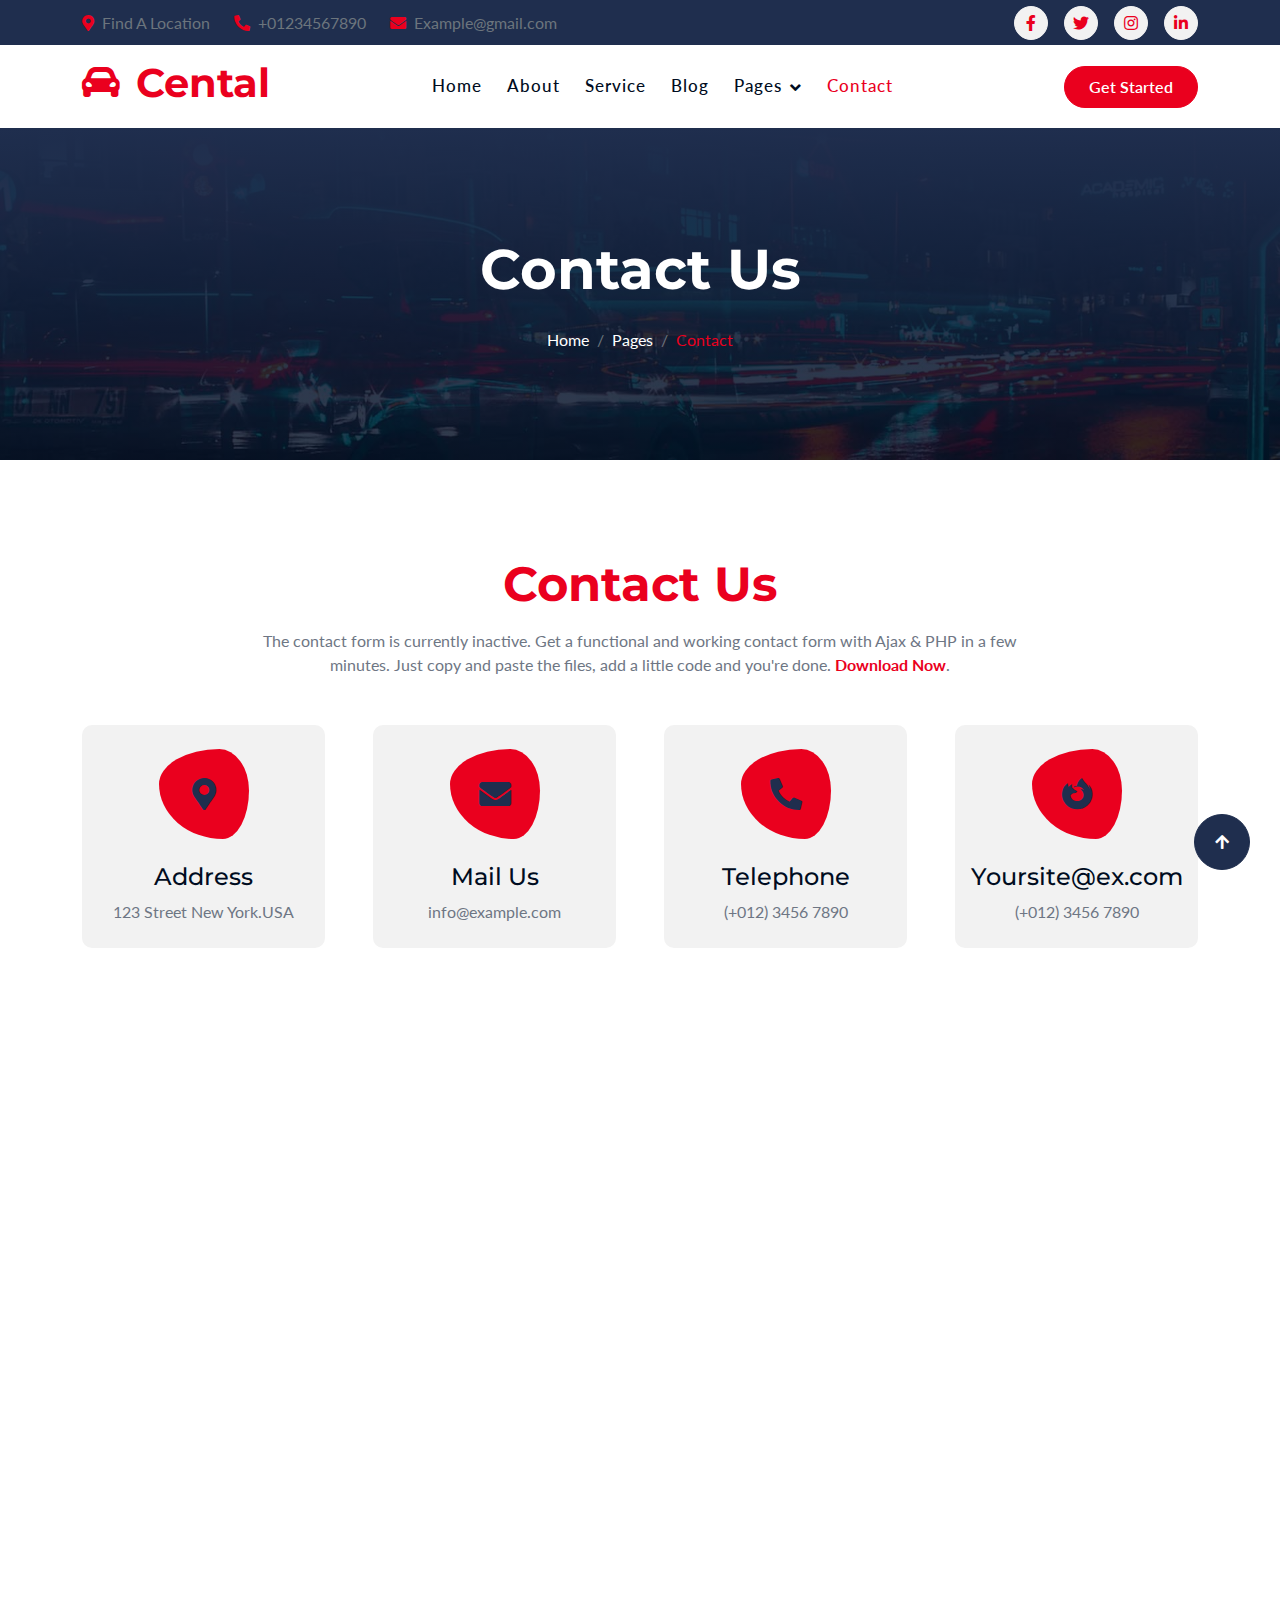
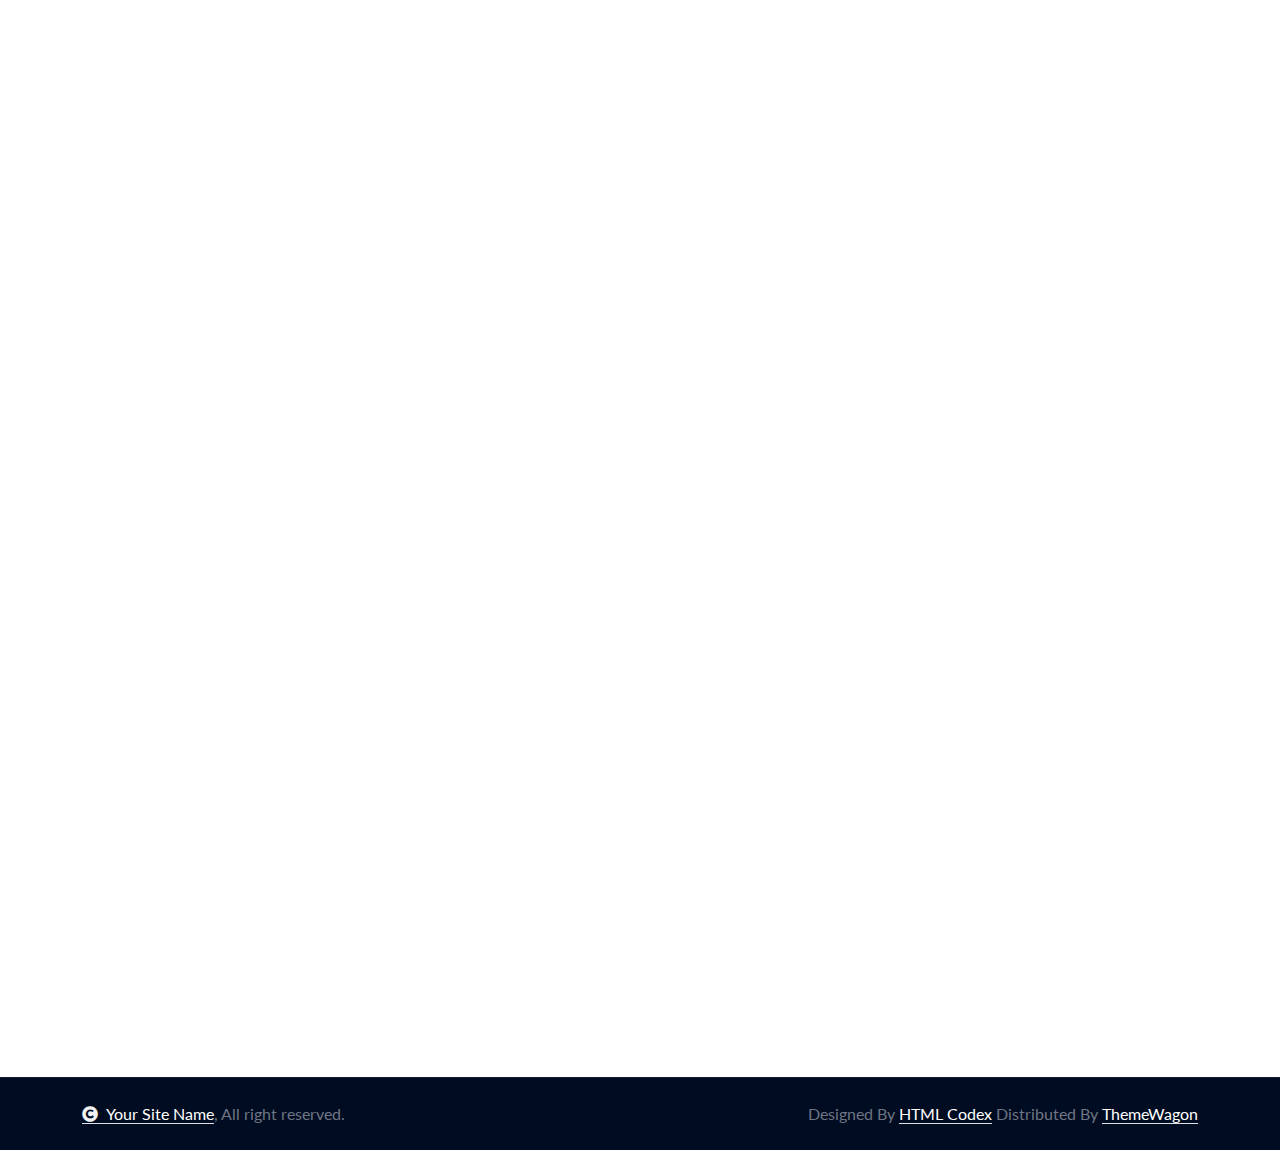
<file: contact.html>
<!DOCTYPE html>
<html lang="en">

    <head>
        <meta charset="utf-8">
        <title>Cental - Car Rent Website Template</title>
        <meta content="width=device-width, initial-scale=1.0" name="viewport">
        <meta content="" name="keywords">
        <meta content="" name="description">

        <!-- Google Web Fonts -->
        <link rel="preconnect" href="https://fonts.googleapis.com">
        <link rel="preconnect" href="https://fonts.gstatic.com" crossorigin>
        <link href="https://fonts.googleapis.com/css2?family=Lato:ital,wght@0,400;0,700;0,900;1,400;1,700;1,900&family=Montserrat:ital,wght@0,100..900;1,100..900&display=swap" rel="stylesheet"> 

        <!-- Icon Font Stylesheet -->
        <link rel="stylesheet" href="https://use.fontawesome.com/releases/v5.15.4/css/all.css"/>
        <link href="https://cdn.jsdelivr.net/npm/bootstrap-icons@1.4.1/font/bootstrap-icons.css" rel="stylesheet">

        <!-- Libraries Stylesheet -->
        <link href="lib/animate/animate.min.css" rel="stylesheet">
        <link href="lib/owlcarousel/assets/owl.carousel.min.css" rel="stylesheet">


        <!-- Customized Bootstrap Stylesheet -->
        <link href="css/bootstrap.min.css" rel="stylesheet">

        <!-- Template Stylesheet -->
        <link href="css/style.css" rel="stylesheet">
    </head>

    <body>

        <!-- Spinner Start -->
        <div id="spinner" class="show bg-white position-fixed translate-middle w-100 vh-100 top-50 start-50 d-flex align-items-center justify-content-center">
            <div class="spinner-border text-primary" style="width: 3rem; height: 3rem;" role="status">
                <span class="sr-only">Loading...</span>
            </div>
        </div>
        <!-- Spinner End -->

        <!-- Topbar Start -->
        <div class="container-fluid topbar bg-secondary d-none d-xl-block w-100">
            <div class="container">
                <div class="row gx-0 align-items-center" style="height: 45px;">
                    <div class="col-lg-6 text-center text-lg-start mb-lg-0">
                        <div class="d-flex flex-wrap">
                            <a href="#" class="text-muted me-4"><i class="fas fa-map-marker-alt text-primary me-2"></i>Find A Location</a>
                            <a href="tel:+01234567890" class="text-muted me-4"><i class="fas fa-phone-alt text-primary me-2"></i>+01234567890</a>
                            <a href="mailto:example@gmail.com" class="text-muted me-0"><i class="fas fa-envelope text-primary me-2"></i>Example@gmail.com</a>
                        </div>
                    </div>
                    <div class="col-lg-6 text-center text-lg-end">
                        <div class="d-flex align-items-center justify-content-end">
                            <a href="#" class="btn btn-light btn-sm-square rounded-circle me-3"><i class="fab fa-facebook-f"></i></a>
                            <a href="#" class="btn btn-light btn-sm-square rounded-circle me-3"><i class="fab fa-twitter"></i></a>
                            <a href="#" class="btn btn-light btn-sm-square rounded-circle me-3"><i class="fab fa-instagram"></i></a>
                            <a href="#" class="btn btn-light btn-sm-square rounded-circle me-0"><i class="fab fa-linkedin-in"></i></a>
                        </div>
                    </div>
                </div>
            </div>
        </div>
        <!-- Topbar End -->

        <!-- Navbar & Hero Start -->
        <div class="container-fluid nav-bar sticky-top px-0 px-lg-4 py-2 py-lg-0">
            <div class="container">
                <nav class="navbar navbar-expand-lg navbar-light">
                    <a href="" class="navbar-brand p-0">
                        <h1 class="display-6 text-primary"><i class="fas fa-car-alt me-3"></i></i>Cental</h1>
                        <!-- <img src="img/logo.png" alt="Logo"> -->
                    </a>
                    <button class="navbar-toggler" type="button" data-bs-toggle="collapse" data-bs-target="#navbarCollapse">
                        <span class="fa fa-bars"></span>
                    </button>
                    <div class="collapse navbar-collapse" id="navbarCollapse">
                        <div class="navbar-nav mx-auto py-0">
                            <a href="index.html" class="nav-item nav-link">Home</a>
                            <a href="about.html" class="nav-item nav-link">About</a>
                            <a href="service.html" class="nav-item nav-link">Service</a>
                            <a href="blog.html" class="nav-item nav-link">Blog</a>
                            
                            <div class="nav-item dropdown">
                                <a href="#" class="nav-link dropdown-toggle" data-bs-toggle="dropdown">Pages</a>
                                <div class="dropdown-menu m-0">
                                    <a href="feature.html" class="dropdown-item">Our Feature</a>
                                    <a href="cars.html" class="dropdown-item">Our Cars</a>
                                    <a href="team.html" class="dropdown-item">Our Team</a>
                                    <a href="testimonial.html" class="dropdown-item">Testimonial</a>
                                    <a href="404.html" class="dropdown-item">404 Page</a>
                                </div>
                            </div>
                            <a href="contact.html" class="nav-item nav-link active">Contact</a>
                        </div>
                        <a href="#" class="btn btn-primary rounded-pill py-2 px-4">Get Started</a>
                    </div>
                </nav>
            </div>
        </div>
        <!-- Navbar & Hero End -->

        <!-- Header Start -->
        <div class="container-fluid bg-breadcrumb">
            <div class="container text-center py-5" style="max-width: 900px;">
                <h4 class="text-white display-4 mb-4 wow fadeInDown" data-wow-delay="0.1s">Contact Us</h4>
                <ol class="breadcrumb d-flex justify-content-center mb-0 wow fadeInDown" data-wow-delay="0.3s">
                    <li class="breadcrumb-item"><a href="index.html">Home</a></li>
                    <li class="breadcrumb-item"><a href="#">Pages</a></li>
                    <li class="breadcrumb-item active text-primary">Contact</li>
                </ol>    
            </div>
        </div>
        <!-- Header End -->

        <!-- Contact Start -->
        <div class="container-fluid contact py-5">
            <div class="container py-5">
                <div class="text-center mx-auto pb-5 wow fadeInUp" data-wow-delay="0.1s" style="max-width: 800px;">
                    <h1 class="display-5 text-capitalize text-primary mb-3">Contact Us</h1>
                    <p class="mb-0">The contact form is currently inactive. Get a functional and working contact form with Ajax & PHP in a few minutes. Just copy and paste the files, add a little code and you're done. <a class="text-primary fw-bold" href="https://htmlcodex.com/contact-form">Download Now</a>.</p>
                </div>
                <div class="row g-5">
                    <div class="col-12 wow fadeInUp" data-wow-delay="0.1s">
                        <div class="row g-5">
                            <div class="col-md-6 col-lg-6 col-xl-3">
                                <div class="contact-add-item p-4">
                                    <div class="contact-icon mb-4">
                                        <i class="fas fa-map-marker-alt fa-2x"></i>
                                    </div>
                                    <div>
                                        <h4>Address</h4>
                                        <p class="mb-0">123 Street New York.USA</p>
                                    </div>
                                </div>
                            </div>
                            <div class="col-md-6 col-lg-6 col-xl-3 wow fadeInUp" data-wow-delay="0.3s">
                                <div class="contact-add-item p-4">
                                    <div class="contact-icon mb-4">
                                        <i class="fas fa-envelope fa-2x"></i>
                                    </div>
                                    <div>
                                        <h4>Mail Us</h4>
                                        <p class="mb-0">info@example.com</p>
                                    </div>
                                </div>
                            </div>
                            <div class="col-md-6 col-lg-6 col-xl-3 wow fadeInUp" data-wow-delay="0.5s">
                                <div class="contact-add-item p-4">
                                    <div class="contact-icon mb-4">
                                        <i class="fa fa-phone-alt fa-2x"></i>
                                    </div>
                                    <div>
                                        <h4>Telephone</h4>
                                        <p class="mb-0">(+012) 3456 7890</p>
                                    </div>
                                </div>
                            </div>
                            <div class="col-md-6 col-lg-6 col-xl-3 wow fadeInUp" data-wow-delay="0.7s">
                                <div class="contact-add-item p-4">
                                    <div class="contact-icon mb-4">
                                        <i class="fab fa-firefox-browser fa-2x"></i>
                                    </div>
                                    <div>
                                        <h4>Yoursite@ex.com</h4>
                                        <p class="mb-0">(+012) 3456 7890</p>
                                    </div>
                                </div>
                            </div>
                        </div>
                    </div>
                    <div class="col-xl-6 wow fadeInUp" data-wow-delay="0.1s">
                        <div class="bg-secondary p-5 rounded">
                            <h4 class="text-primary mb-4">Send Your Message</h4>
                            <form>
                                <div class="row g-4">
                                    <div class="col-lg-12 col-xl-6">
                                        <div class="form-floating">
                                            <input type="text" class="form-control" id="name" placeholder="Your Name">
                                            <label for="name">Your Name</label>
                                        </div>
                                    </div>
                                    <div class="col-lg-12 col-xl-6">
                                        <div class="form-floating">
                                            <input type="email" class="form-control" id="email" placeholder="Your Email">
                                            <label for="email">Your Email</label>
                                        </div>
                                    </div>
                                    <div class="col-lg-12 col-xl-6">
                                        <div class="form-floating">
                                            <input type="phone" class="form-control" id="phone" placeholder="Phone">
                                            <label for="phone">Your Phone</label>
                                        </div>
                                    </div>
                                    <div class="col-lg-12 col-xl-6">
                                        <div class="form-floating">
                                            <input type="text" class="form-control" id="project" placeholder="Project">
                                            <label for="project">Your Project</label>
                                        </div>
                                    </div>
                                    <div class="col-12">
                                        <div class="form-floating">
                                            <input type="text" class="form-control" id="subject" placeholder="Subject">
                                            <label for="subject">Subject</label>
                                        </div>
                                    </div>
                                    <div class="col-12">
                                        <div class="form-floating">
                                            <textarea class="form-control" placeholder="Leave a message here" id="message" style="height: 160px"></textarea>
                                            <label for="message">Message</label>
                                        </div>

                                    </div>
                                    <div class="col-12">
                                        <button class="btn btn-light w-100 py-3">Send Message</button>
                                    </div>
                                </div>
                            </form>
                        </div>
                    </div> 
                    <div class="col-12 col-xl-1 wow fadeInUp" data-wow-delay="0.3s">
                        <div class="d-flex flex-xl-column align-items-center justify-content-center">
                            <a class="btn btn-xl-square btn-light rounded-circle mb-0 mb-xl-4 me-4 me-xl-0" href=""><i class="fab fa-facebook-f"></i></a>
                            <a class="btn btn-xl-square btn-light rounded-circle mb-0 mb-xl-4 me-4 me-xl-0" href=""><i class="fab fa-twitter"></i></a>
                            <a class="btn btn-xl-square btn-light rounded-circle mb-0 mb-xl-4 me-4 me-xl-0" href=""><i class="fab fa-instagram"></i></a>
                            <a class="btn btn-xl-square btn-light rounded-circle mb-0 mb-xl-0 me-0 me-xl-0" href=""><i class="fab fa-linkedin-in"></i></a>
                        </div>
                    </div>
                    <div class="col-12 col-xl-5 wow fadeInUp" data-wow-delay="0.1s">
                        <div class="p-5 bg-light rounded">
                            <div class="bg-white rounded p-4 mb-4">
                                <h4 class="mb-3">Our Branch 01</h4>
                                <div class="d-flex align-items-center flex-shrink-0 mb-3">
                                    <p class="mb-0 text-dark me-2">Address:</p><i class="fas fa-map-marker-alt text-primary me-2"></i><p class="mb-0">123 Street New York.USA</p>
                                </div>
                                <div class="d-flex align-items-center">
                                    <p class="mb-0 text-dark me-2">Telephone:</p><i class="fa fa-phone-alt text-primary me-2"></i><p class="mb-0">(+012) 3456 7890</p>
                                </div>
                            </div>
                            <div class="bg-white rounded p-4 mb-4">
                                <h4 class="mb-3">Our Branch 02</h4>
                                <div class="d-flex align-items-center mb-3">
                                    <p class="mb-0 text-dark me-2">Address:</p><i class="fas fa-map-marker-alt text-primary me-2"></i><p class="mb-0">123 Street New York.USA</p>
                                </div>
                                <div class="d-flex align-items-center">
                                    <p class="mb-0 text-dark me-2">Telephone:</p><i class="fa fa-phone-alt text-primary me-2"></i><p class="mb-0">(+012) 3456 7890</p>
                                </div>
                            </div>
                            <div class="bg-white rounded p-4 mb-0">
                                <h4 class="mb-3">Our Branch 03</h4>
                                <div class="d-flex align-items-center mb-3">
                                    <p class="mb-0 text-dark me-2">Address:</p><i class="fas fa-map-marker-alt text-primary me-2"></i><p class="mb-0">123 Street New York.USA</p>
                                </div>
                                <div class="d-flex align-items-center">
                                    <p class="mb-0 text-dark me-2">Telephone:</p><i class="fa fa-phone-alt text-primary me-2"></i><p class="mb-0">(+012) 3456 7890</p>
                                </div>
                            </div>
                        </div>
                    </div>
                    <div class="col-12">
                        <div class="rounded">
                            <iframe class="rounded w-100" 
                            style="height: 400px;" src="https://www.google.com/maps/embed?pb=!1m18!1m12!1m3!1d387191.33750346623!2d-73.97968099999999!3d40.6974881!2m3!1f0!2f0!3f0!3m2!1i1024!2i768!4f13.1!3m3!1m2!1s0x89c24fa5d33f083b%3A0xc80b8f06e177fe62!2sNew%20York%2C%20NY%2C%20USA!5e0!3m2!1sen!2sbd!4v1694259649153!5m2!1sen!2sbd" 
                            loading="lazy" referrerpolicy="no-referrer-when-downgrade"></iframe>
                        </div>
                    </div>

                </div>
            </div>
        </div>
        <!-- Contact End -->

        <!-- Footer Start -->
        <div class="container-fluid footer py-5 wow fadeIn" data-wow-delay="0.2s">
            <div class="container py-5">
                <div class="row g-5">
                    <div class="col-md-6 col-lg-6 col-xl-3">
                        <div class="footer-item d-flex flex-column">
                            <div class="footer-item">
                                <h4 class="text-white mb-4">About Us</h4>
                                <p class="mb-3">Dolor amet sit justo amet elitr clita ipsum elitr est.Lorem ipsum dolor sit amet, consectetur adipiscing elit consectetur adipiscing elit.</p>
                            </div>
                            <div class="position-relative">
                                <input class="form-control rounded-pill w-100 py-3 ps-4 pe-5" type="text" placeholder="Enter your email">
                                <button type="button" class="btn btn-secondary rounded-pill position-absolute top-0 end-0 py-2 mt-2 me-2">Subscribe</button>
                            </div>
                        </div>
                    </div>
                    <div class="col-md-6 col-lg-6 col-xl-3">
                        <div class="footer-item d-flex flex-column">
                            <h4 class="text-white mb-4">Quick Links</h4>
                            <a href="#"><i class="fas fa-angle-right me-2"></i> About</a>
                            <a href="#"><i class="fas fa-angle-right me-2"></i> Cars</a>
                            <a href="#"><i class="fas fa-angle-right me-2"></i> Car Types</a>
                            <a href="#"><i class="fas fa-angle-right me-2"></i> Team</a>
                            <a href="#"><i class="fas fa-angle-right me-2"></i> Contact us</a>
                            <a href="#"><i class="fas fa-angle-right me-2"></i> Terms & Conditions</a>
                        </div>
                    </div>
                    <div class="col-md-6 col-lg-6 col-xl-3">
                        <div class="footer-item d-flex flex-column">
                            <h4 class="text-white mb-4">Business Hours</h4>
                            <div class="mb-3">
                                <h6 class="text-muted mb-0">Mon - Friday:</h6>
                                <p class="text-white mb-0">09.00 am to 07.00 pm</p>
                            </div>
                            <div class="mb-3">
                                <h6 class="text-muted mb-0">Saturday:</h6>
                                <p class="text-white mb-0">10.00 am to 05.00 pm</p>
                            </div>
                            <div class="mb-3">
                                <h6 class="text-muted mb-0">Vacation:</h6>
                                <p class="text-white mb-0">All Sunday is our vacation</p>
                            </div>
                        </div>
                    </div>
                    <div class="col-md-6 col-lg-6 col-xl-3">
                        <div class="footer-item d-flex flex-column">
                            <h4 class="text-white mb-4">Contact Info</h4>
                            <a href="#"><i class="fa fa-map-marker-alt me-2"></i> 123 Street, New York, USA</a>
                            <a href="mailto:info@example.com"><i class="fas fa-envelope me-2"></i> info@example.com</a>
                            <a href="tel:+012 345 67890"><i class="fas fa-phone me-2"></i> +012 345 67890</a>
                            <a href="tel:+012 345 67890" class="mb-3"><i class="fas fa-print me-2"></i> +012 345 67890</a>
                            <div class="d-flex">
                                <a class="btn btn-secondary btn-md-square rounded-circle me-3" href=""><i class="fab fa-facebook-f text-white"></i></a>
                                <a class="btn btn-secondary btn-md-square rounded-circle me-3" href=""><i class="fab fa-twitter text-white"></i></a>
                                <a class="btn btn-secondary btn-md-square rounded-circle me-3" href=""><i class="fab fa-instagram text-white"></i></a>
                                <a class="btn btn-secondary btn-md-square rounded-circle me-0" href=""><i class="fab fa-linkedin-in text-white"></i></a>
                            </div>
                        </div>
                    </div>
                </div>
            </div>
        </div>
        <!-- Footer End -->
        
        <!-- Copyright Start -->
        <div class="container-fluid copyright py-4">
            <div class="container">
                <div class="row g-4 align-items-center">
                    <div class="col-md-6 text-center text-md-start mb-md-0">
                        <span class="text-body"><a href="#" class="border-bottom text-white"><i class="fas fa-copyright text-light me-2"></i>Your Site Name</a>, All right reserved.</span>
                    </div>
                    <div class="col-md-6 text-center text-md-end text-body">
                        <!--/*** This template is free as long as you keep the below author’s credit link/attribution link/backlink. ***/-->
                        <!--/*** If you'd like to use the template without the below author’s credit link/attribution link/backlink, ***/-->
                        <!--/*** you can purchase the Credit Removal License from "https://htmlcodex.com/credit-removal". ***/-->
                        Designed By <a class="border-bottom text-white" href="https://htmlcodex.com">HTML Codex</a> Distributed By <a class="border-bottom text-white" href="https://themewagon.com">ThemeWagon</a>
                    </div>
                </div>
            </div>
        </div>
        <!-- Copyright End -->


        <!-- Back to Top -->
        <a href="#" class="btn btn-secondary btn-lg-square rounded-circle back-to-top"><i class="fa fa-arrow-up"></i></a>   

        
    <!-- JavaScript Libraries -->
    <script src="https://ajax.googleapis.com/ajax/libs/jquery/3.6.4/jquery.min.js"></script>
    <script src="https://cdn.jsdelivr.net/npm/bootstrap@5.0.0/dist/js/bootstrap.bundle.min.js"></script>
    <script src="lib/wow/wow.min.js"></script>
    <script src="lib/easing/easing.min.js"></script>
    <script src="lib/waypoints/waypoints.min.js"></script>
    <script src="lib/counterup/counterup.min.js"></script>
    <script src="lib/owlcarousel/owl.carousel.min.js"></script>
    

    <!-- Template Javascript -->
    <script src="js/main.js"></script>
    </body>

</html>
</file>
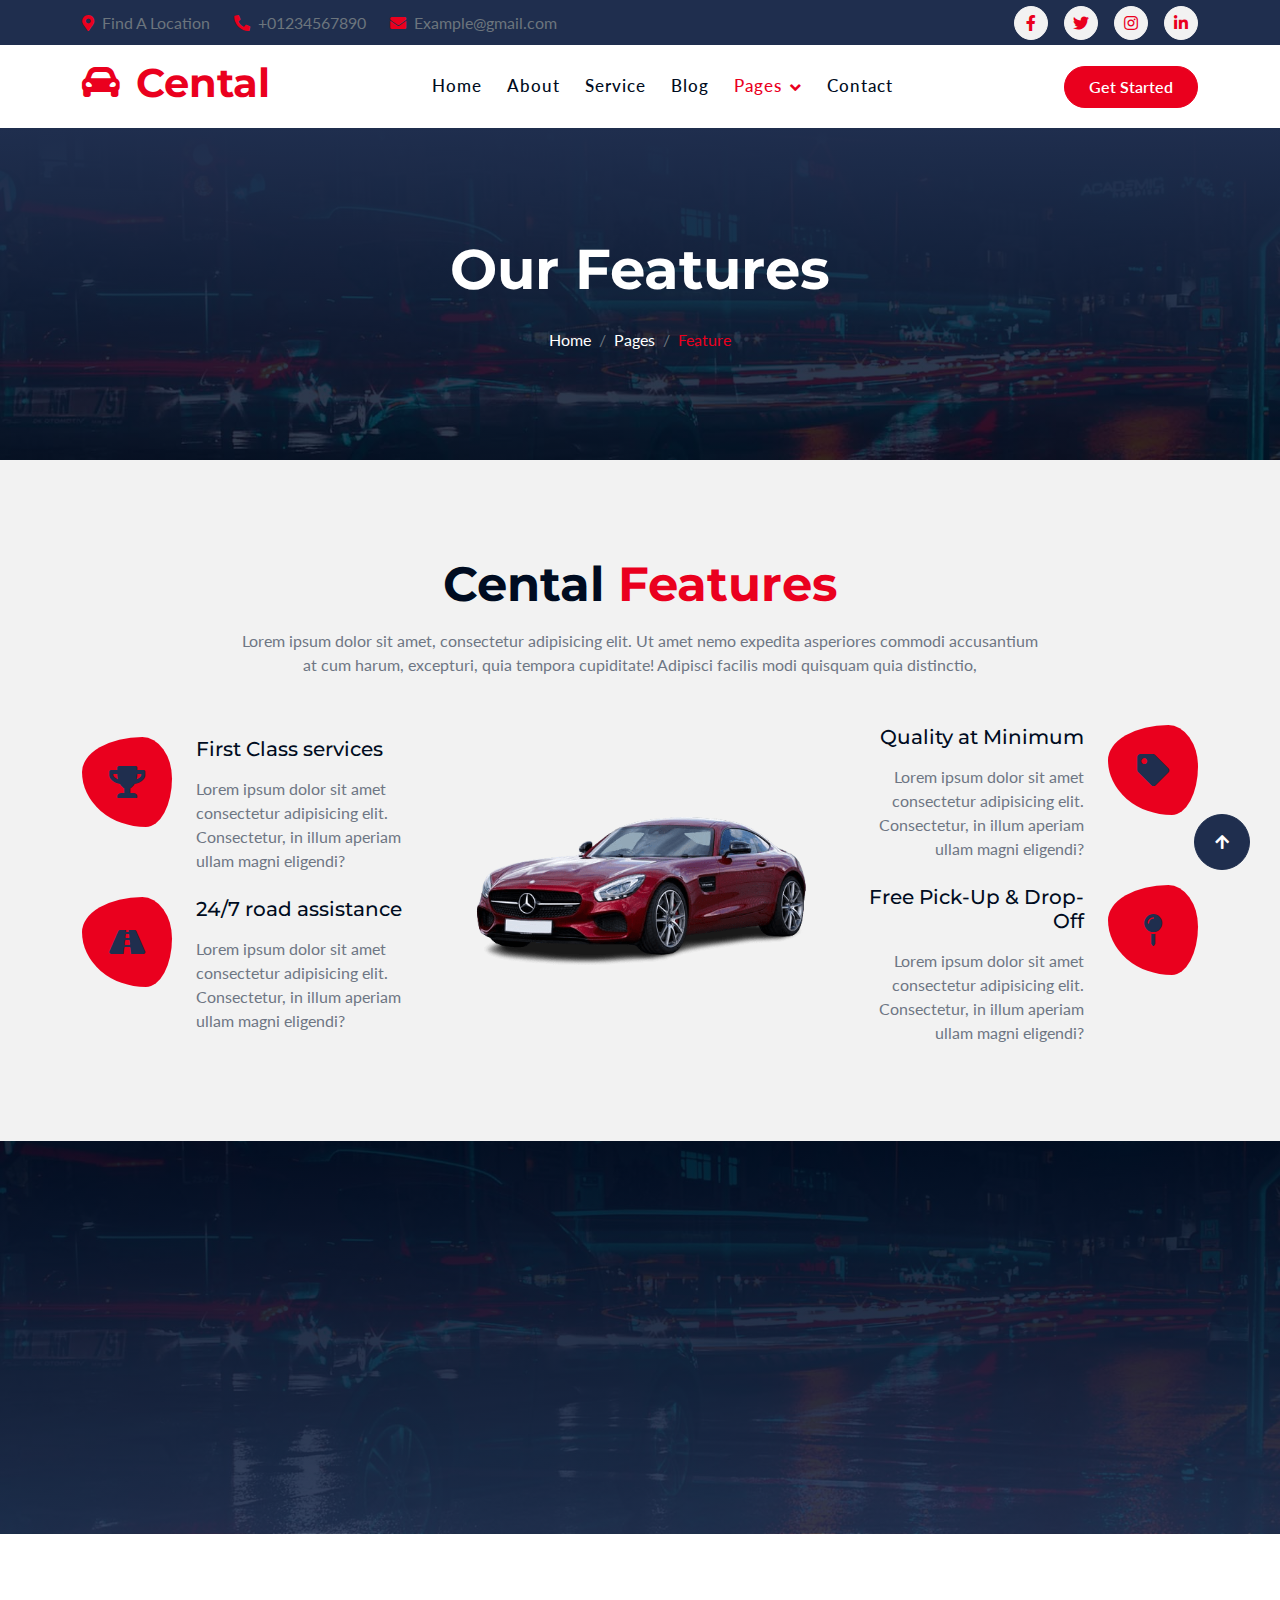
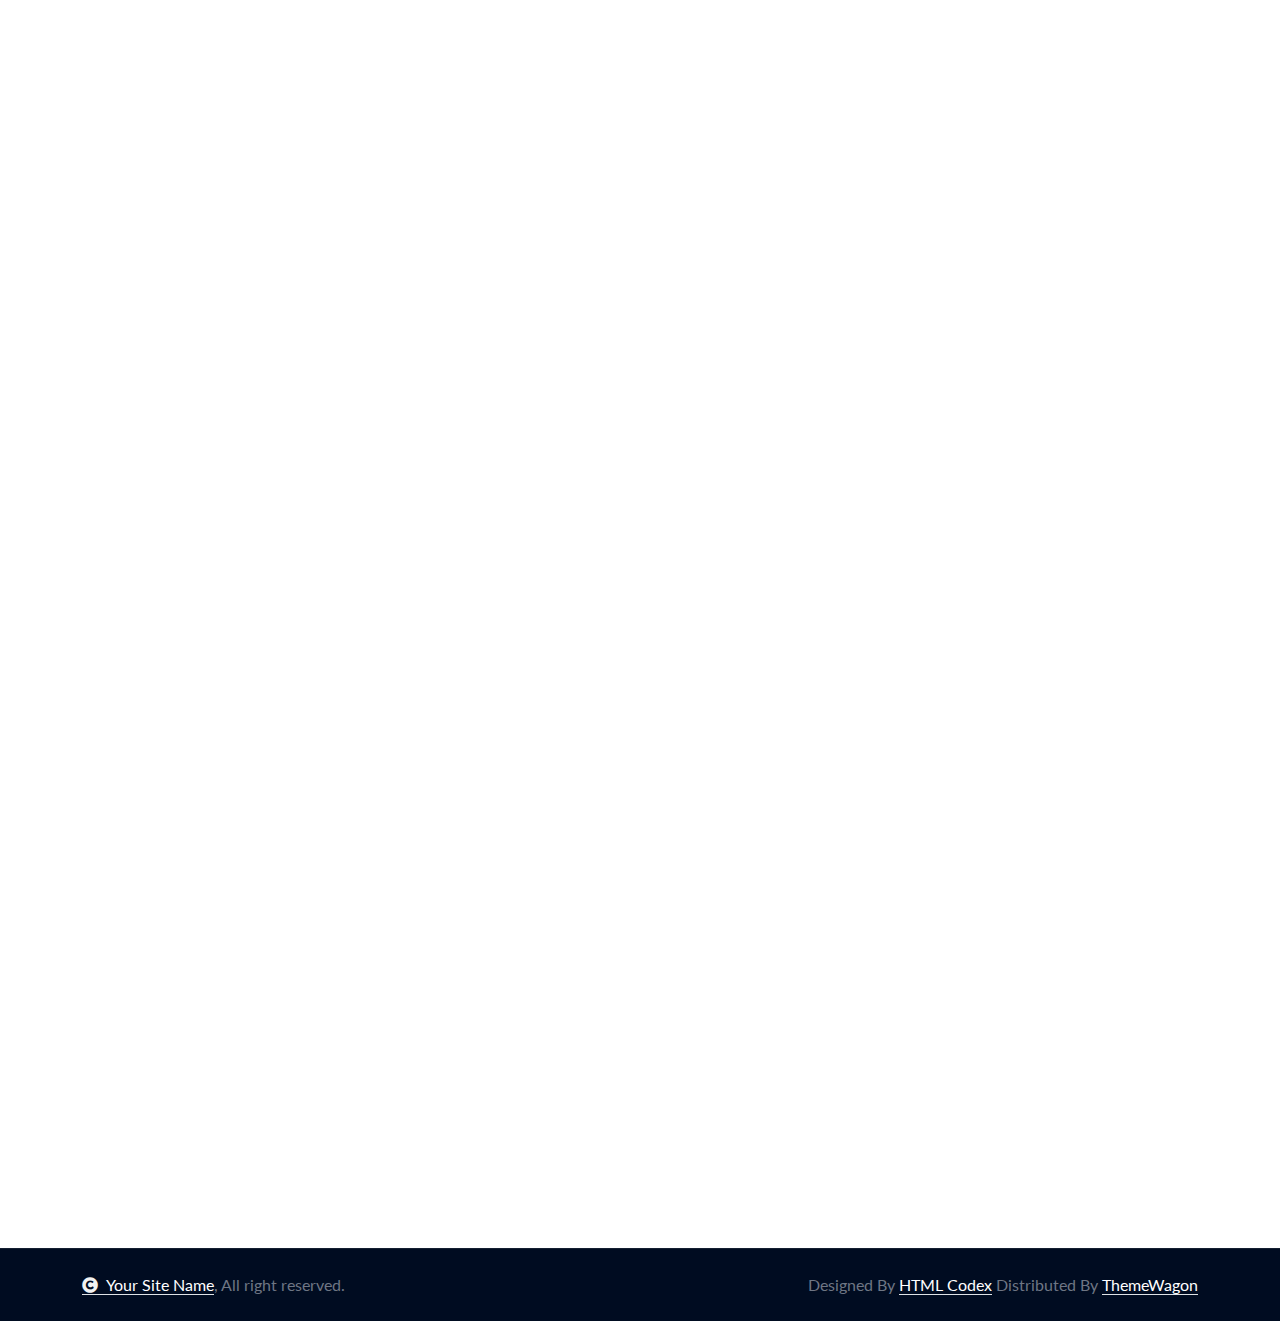
<file: feature.html>
<!DOCTYPE html>
<html lang="en">

    <head>
        <meta charset="utf-8">
        <title>Cental - Car Rent Website Template</title>
        <meta content="width=device-width, initial-scale=1.0" name="viewport">
        <meta content="" name="keywords">
        <meta content="" name="description">

        <!-- Google Web Fonts -->
        <link rel="preconnect" href="https://fonts.googleapis.com">
        <link rel="preconnect" href="https://fonts.gstatic.com" crossorigin>
        <link href="https://fonts.googleapis.com/css2?family=Lato:ital,wght@0,400;0,700;0,900;1,400;1,700;1,900&family=Montserrat:ital,wght@0,100..900;1,100..900&display=swap" rel="stylesheet"> 

        <!-- Icon Font Stylesheet -->
        <link rel="stylesheet" href="https://use.fontawesome.com/releases/v5.15.4/css/all.css"/>
        <link href="https://cdn.jsdelivr.net/npm/bootstrap-icons@1.4.1/font/bootstrap-icons.css" rel="stylesheet">

        <!-- Libraries Stylesheet -->
        <link href="lib/animate/animate.min.css" rel="stylesheet">
        <link href="lib/owlcarousel/assets/owl.carousel.min.css" rel="stylesheet">


        <!-- Customized Bootstrap Stylesheet -->
        <link href="css/bootstrap.min.css" rel="stylesheet">

        <!-- Template Stylesheet -->
        <link href="css/style.css" rel="stylesheet">
    </head>

    <body>

        <!-- Spinner Start -->
        <div id="spinner" class="show bg-white position-fixed translate-middle w-100 vh-100 top-50 start-50 d-flex align-items-center justify-content-center">
            <div class="spinner-border text-primary" style="width: 3rem; height: 3rem;" role="status">
                <span class="sr-only">Loading...</span>
            </div>
        </div>
        <!-- Spinner End -->

        <!-- Topbar Start -->
        <div class="container-fluid topbar bg-secondary d-none d-xl-block w-100">
            <div class="container">
                <div class="row gx-0 align-items-center" style="height: 45px;">
                    <div class="col-lg-6 text-center text-lg-start mb-lg-0">
                        <div class="d-flex flex-wrap">
                            <a href="#" class="text-muted me-4"><i class="fas fa-map-marker-alt text-primary me-2"></i>Find A Location</a>
                            <a href="tel:+01234567890" class="text-muted me-4"><i class="fas fa-phone-alt text-primary me-2"></i>+01234567890</a>
                            <a href="mailto:example@gmail.com" class="text-muted me-0"><i class="fas fa-envelope text-primary me-2"></i>Example@gmail.com</a>
                        </div>
                    </div>
                    <div class="col-lg-6 text-center text-lg-end">
                        <div class="d-flex align-items-center justify-content-end">
                            <a href="#" class="btn btn-light btn-sm-square rounded-circle me-3"><i class="fab fa-facebook-f"></i></a>
                            <a href="#" class="btn btn-light btn-sm-square rounded-circle me-3"><i class="fab fa-twitter"></i></a>
                            <a href="#" class="btn btn-light btn-sm-square rounded-circle me-3"><i class="fab fa-instagram"></i></a>
                            <a href="#" class="btn btn-light btn-sm-square rounded-circle me-0"><i class="fab fa-linkedin-in"></i></a>
                        </div>
                    </div>
                </div>
            </div>
        </div>
        <!-- Topbar End -->

        <!-- Navbar & Hero Start -->
        <div class="container-fluid nav-bar sticky-top px-0 px-lg-4 py-2 py-lg-0">
            <div class="container">
                <nav class="navbar navbar-expand-lg navbar-light">
                    <a href="" class="navbar-brand p-0">
                        <h1 class="display-6 text-primary"><i class="fas fa-car-alt me-3"></i></i>Cental</h1>
                        <!-- <img src="img/logo.png" alt="Logo"> -->
                    </a>
                    <button class="navbar-toggler" type="button" data-bs-toggle="collapse" data-bs-target="#navbarCollapse">
                        <span class="fa fa-bars"></span>
                    </button>
                    <div class="collapse navbar-collapse" id="navbarCollapse">
                        <div class="navbar-nav mx-auto py-0">
                            <a href="index.html" class="nav-item nav-link">Home</a>
                            <a href="about.html" class="nav-item nav-link">About</a>
                            <a href="service.html" class="nav-item nav-link">Service</a>
                            <a href="blog.html" class="nav-item nav-link">Blog</a>
                            
                            <div class="nav-item dropdown">
                                <a href="#" class="nav-link dropdown-toggle active" data-bs-toggle="dropdown">Pages</a>
                                <div class="dropdown-menu m-0">
                                    <a href="feature.html" class="dropdown-item active">Our Feature</a>
                                    <a href="cars.html" class="dropdown-item">Our Cars</a>
                                    <a href="team.html" class="dropdown-item">Our Team</a>
                                    <a href="testimonial.html" class="dropdown-item">Testimonial</a>
                                    <a href="404.html" class="dropdown-item">404 Page</a>
                                </div>
                            </div>
                            <a href="contact.html" class="nav-item nav-link">Contact</a>
                        </div>
                        <a href="#" class="btn btn-primary rounded-pill py-2 px-4">Get Started</a>
                    </div>
                </nav>
            </div>
        </div>
        <!-- Navbar & Hero End -->

        <!-- Header Start -->
        <div class="container-fluid bg-breadcrumb">
            <div class="container text-center py-5" style="max-width: 900px;">
                <h4 class="text-white display-4 mb-4 wow fadeInDown" data-wow-delay="0.1s">Our Features</h4>
                <ol class="breadcrumb d-flex justify-content-center mb-0 wow fadeInDown" data-wow-delay="0.3s">
                    <li class="breadcrumb-item"><a href="index.html">Home</a></li>
                    <li class="breadcrumb-item"><a href="#">Pages</a></li>
                    <li class="breadcrumb-item active text-primary">Feature</li>
                </ol>    
            </div>
        </div>
        <!-- Header End -->

        <!-- Features Start -->
        <div class="container-fluid feature py-5">
            <div class="container py-5">
                <div class="text-center mx-auto pb-5 wow fadeInUp" data-wow-delay="0.1s" style="max-width: 800px;">
                    <h1 class="display-5 text-capitalize mb-3">Cental <span class="text-primary">Features</span></h1>
                    <p class="mb-0">Lorem ipsum dolor sit amet, consectetur adipisicing elit. Ut amet nemo expedita asperiores commodi accusantium at cum harum, excepturi, quia tempora cupiditate! Adipisci facilis modi quisquam quia distinctio,
                    </p>
                </div>
                <div class="row g-4 align-items-center">
                    <div class="col-xl-4">
                        <div class="row gy-4 gx-0">
                            <div class="col-12 wow fadeInUp" data-wow-delay="0.1s">
                                <div class="feature-item">
                                    <div class="feature-icon">
                                        <span class="fa fa-trophy fa-2x"></span>
                                    </div>
                                    <div class="ms-4">
                                        <h5 class="mb-3">First Class services</h5>
                                        <p class="mb-0">Lorem ipsum dolor sit amet consectetur adipisicing elit. Consectetur, in illum aperiam ullam magni eligendi?</p>
                                    </div>
                                </div>
                            </div>
                            <div class="col-12 wow fadeInUp" data-wow-delay="0.3s">
                                <div class="feature-item">
                                    <div class="feature-icon">
                                        <span class="fa fa-road fa-2x"></span>
                                    </div>
                                    <div class="ms-4">
                                        <h5 class="mb-3">24/7 road assistance</h5>
                                        <p class="mb-0">Lorem ipsum dolor sit amet consectetur adipisicing elit. Consectetur, in illum aperiam ullam magni eligendi?</p>
                                    </div>
                                </div>
                            </div>
                        </div>
                    </div>
                    <div class="col-lg-12 col-xl-4 wow fadeInUp" data-wow-delay="0.2s">
                        <img src="img/features-img.png" class="img-fluid w-100" style="object-fit: cover;" alt="Img">
                    </div>
                    <div class="col-xl-4">
                        <div class="row gy-4 gx-0">
                            <div class="col-12 wow fadeInUp" data-wow-delay="0.1s">
                                <div class="feature-item justify-content-end">
                                    <div class="text-end me-4">
                                        <h5 class="mb-3">Quality at Minimum</h5>
                                        <p class="mb-0">Lorem ipsum dolor sit amet consectetur adipisicing elit. Consectetur, in illum aperiam ullam magni eligendi?</p>
                                    </div>
                                    <div class="feature-icon">
                                        <span class="fa fa-tag fa-2x"></span>
                                    </div>
                                </div>
                            </div>
                            <div class="col-12 wow fadeInUp" data-wow-delay="0.3s">
                                <div class="feature-item justify-content-end">
                                    <div class="text-end me-4">
                                        <h5 class="mb-3">Free Pick-Up & Drop-Off</h5>
                                        <p class="mb-0">Lorem ipsum dolor sit amet consectetur adipisicing elit. Consectetur, in illum aperiam ullam magni eligendi?</p>
                                    </div>
                                    <div class="feature-icon">
                                        <span class="fa fa-map-pin fa-2x"></span>
                                    </div>
                                </div>
                            </div>
                        </div>
                    </div>
                </div>
            </div>
        </div>
        <!-- Features End -->

        <!-- Fact Counter -->
        <div class="container-fluid counter py-5">
            <div class="container py-5">
                <div class="row g-5">
                    <div class="col-md-6 col-lg-6 col-xl-3 wow fadeInUp" data-wow-delay="0.1s">
                        <div class="counter-item text-center">
                            <div class="counter-item-icon mx-auto">
                                <i class="fas fa-thumbs-up fa-2x"></i>
                            </div>
                            <div class="counter-counting my-3">
                                <span class="text-white fs-2 fw-bold" data-toggle="counter-up">829</span>
                                <span class="h1 fw-bold text-white">+</span>
                            </div>
                            <h4 class="text-white mb-0">Happy Clients</h4>
                        </div>
                    </div>
                    <div class="col-md-6 col-lg-6 col-xl-3 wow fadeInUp" data-wow-delay="0.3s">
                        <div class="counter-item text-center">
                            <div class="counter-item-icon mx-auto">
                                <i class="fas fa-car-alt fa-2x"></i>
                            </div>
                            <div class="counter-counting my-3">
                                <span class="text-white fs-2 fw-bold" data-toggle="counter-up">56</span>
                                <span class="h1 fw-bold text-white">+</span>
                            </div>
                            <h4 class="text-white mb-0">Number of Cars</h4>
                        </div>
                    </div>
                    <div class="col-md-6 col-lg-6 col-xl-3 wow fadeInUp" data-wow-delay="0.5s">
                        <div class="counter-item text-center">
                            <div class="counter-item-icon mx-auto">
                                <i class="fas fa-building fa-2x"></i>
                            </div>
                            <div class="counter-counting my-3">
                                <span class="text-white fs-2 fw-bold" data-toggle="counter-up">127</span>
                                <span class="h1 fw-bold text-white">+</span>
                            </div>
                            <h4 class="text-white mb-0">Car Center</h4>
                        </div>
                    </div>
                    <div class="col-md-6 col-lg-6 col-xl-3 wow fadeInUp" data-wow-delay="0.7s">
                        <div class="counter-item text-center">
                            <div class="counter-item-icon mx-auto">
                                <i class="fas fa-clock fa-2x"></i>
                            </div>
                            <div class="counter-counting my-3">
                                <span class="text-white fs-2 fw-bold" data-toggle="counter-up">589</span>
                                <span class="h1 fw-bold text-white">+</span>
                            </div>
                            <h4 class="text-white mb-0">Total kilometers</h4>
                        </div>
                    </div>
                </div>
            </div>
        </div>
        <!-- Fact Counter -->

        <!-- Banner Start -->
        <div class="container-fluid banner py-5 wow zoomInDown" data-wow-delay="0.1s">
            <div class="container py-5">
                <div class="banner-item rounded">
                    <img src="img/banner-1.jpg" class="img-fluid rounded w-100" alt="">
                    <div class="banner-content">
                        <h2 class="text-primary">Rent Your Car</h2>
                        <h1 class="text-white">Interested in Renting?</h1>
                        <p class="text-white">Don't hesitate and send us a message.</p>
                        <div class="banner-btn">
                            <a href="#" class="btn btn-secondary rounded-pill py-3 px-4 px-md-5 me-2">WhatchApp</a>
                            <a href="#" class="btn btn-primary rounded-pill py-3 px-4 px-md-5 ms-2">Contact Us</a>
                        </div>
                    </div>
                </div>
            </div>
        </div>
        <!-- Banner End -->

        <!-- Footer Start -->
        <div class="container-fluid footer py-5 wow fadeIn" data-wow-delay="0.2s">
            <div class="container py-5">
                <div class="row g-5">
                    <div class="col-md-6 col-lg-6 col-xl-3">
                        <div class="footer-item d-flex flex-column">
                            <div class="footer-item">
                                <h4 class="text-white mb-4">About Us</h4>
                                <p class="mb-3">Dolor amet sit justo amet elitr clita ipsum elitr est.Lorem ipsum dolor sit amet, consectetur adipiscing elit consectetur adipiscing elit.</p>
                            </div>
                            <div class="position-relative">
                                <input class="form-control rounded-pill w-100 py-3 ps-4 pe-5" type="text" placeholder="Enter your email">
                                <button type="button" class="btn btn-secondary rounded-pill position-absolute top-0 end-0 py-2 mt-2 me-2">Subscribe</button>
                            </div>
                        </div>
                    </div>
                    <div class="col-md-6 col-lg-6 col-xl-3">
                        <div class="footer-item d-flex flex-column">
                            <h4 class="text-white mb-4">Quick Links</h4>
                            <a href="#"><i class="fas fa-angle-right me-2"></i> About</a>
                            <a href="#"><i class="fas fa-angle-right me-2"></i> Cars</a>
                            <a href="#"><i class="fas fa-angle-right me-2"></i> Car Types</a>
                            <a href="#"><i class="fas fa-angle-right me-2"></i> Team</a>
                            <a href="#"><i class="fas fa-angle-right me-2"></i> Contact us</a>
                            <a href="#"><i class="fas fa-angle-right me-2"></i> Terms & Conditions</a>
                        </div>
                    </div>
                    <div class="col-md-6 col-lg-6 col-xl-3">
                        <div class="footer-item d-flex flex-column">
                            <h4 class="text-white mb-4">Business Hours</h4>
                            <div class="mb-3">
                                <h6 class="text-muted mb-0">Mon - Friday:</h6>
                                <p class="text-white mb-0">09.00 am to 07.00 pm</p>
                            </div>
                            <div class="mb-3">
                                <h6 class="text-muted mb-0">Saturday:</h6>
                                <p class="text-white mb-0">10.00 am to 05.00 pm</p>
                            </div>
                            <div class="mb-3">
                                <h6 class="text-muted mb-0">Vacation:</h6>
                                <p class="text-white mb-0">All Sunday is our vacation</p>
                            </div>
                        </div>
                    </div>
                    <div class="col-md-6 col-lg-6 col-xl-3">
                        <div class="footer-item d-flex flex-column">
                            <h4 class="text-white mb-4">Contact Info</h4>
                            <a href="#"><i class="fa fa-map-marker-alt me-2"></i> 123 Street, New York, USA</a>
                            <a href="mailto:info@example.com"><i class="fas fa-envelope me-2"></i> info@example.com</a>
                            <a href="tel:+012 345 67890"><i class="fas fa-phone me-2"></i> +012 345 67890</a>
                            <a href="tel:+012 345 67890" class="mb-3"><i class="fas fa-print me-2"></i> +012 345 67890</a>
                            <div class="d-flex">
                                <a class="btn btn-secondary btn-md-square rounded-circle me-3" href=""><i class="fab fa-facebook-f text-white"></i></a>
                                <a class="btn btn-secondary btn-md-square rounded-circle me-3" href=""><i class="fab fa-twitter text-white"></i></a>
                                <a class="btn btn-secondary btn-md-square rounded-circle me-3" href=""><i class="fab fa-instagram text-white"></i></a>
                                <a class="btn btn-secondary btn-md-square rounded-circle me-0" href=""><i class="fab fa-linkedin-in text-white"></i></a>
                            </div>
                        </div>
                    </div>
                </div>
            </div>
        </div>
        <!-- Footer End -->
        
        <!-- Copyright Start -->
        <div class="container-fluid copyright py-4">
            <div class="container">
                <div class="row g-4 align-items-center">
                    <div class="col-md-6 text-center text-md-start mb-md-0">
                        <span class="text-body"><a href="#" class="border-bottom text-white"><i class="fas fa-copyright text-light me-2"></i>Your Site Name</a>, All right reserved.</span>
                    </div>
                    <div class="col-md-6 text-center text-md-end text-body">
                        <!--/*** This template is free as long as you keep the below author’s credit link/attribution link/backlink. ***/-->
                        <!--/*** If you'd like to use the template without the below author’s credit link/attribution link/backlink, ***/-->
                        <!--/*** you can purchase the Credit Removal License from "https://htmlcodex.com/credit-removal". ***/-->
                        Designed By <a class="border-bottom text-white" href="https://htmlcodex.com">HTML Codex</a> Distributed By <a class="border-bottom text-white" href="https://themewagon.com">ThemeWagon</a>
                    </div>
                </div>
            </div>
        </div>
        <!-- Copyright End -->


        <!-- Back to Top -->
        <a href="#" class="btn btn-secondary btn-lg-square rounded-circle back-to-top"><i class="fa fa-arrow-up"></i></a>   

        
    <!-- JavaScript Libraries -->
    <script src="https://ajax.googleapis.com/ajax/libs/jquery/3.6.4/jquery.min.js"></script>
    <script src="https://cdn.jsdelivr.net/npm/bootstrap@5.0.0/dist/js/bootstrap.bundle.min.js"></script>
    <script src="lib/wow/wow.min.js"></script>
    <script src="lib/easing/easing.min.js"></script>
    <script src="lib/waypoints/waypoints.min.js"></script>
    <script src="lib/counterup/counterup.min.js"></script>
    <script src="lib/owlcarousel/owl.carousel.min.js"></script>
    

    <!-- Template Javascript -->
    <script src="js/main.js"></script>
    </body>

</html>
</file>
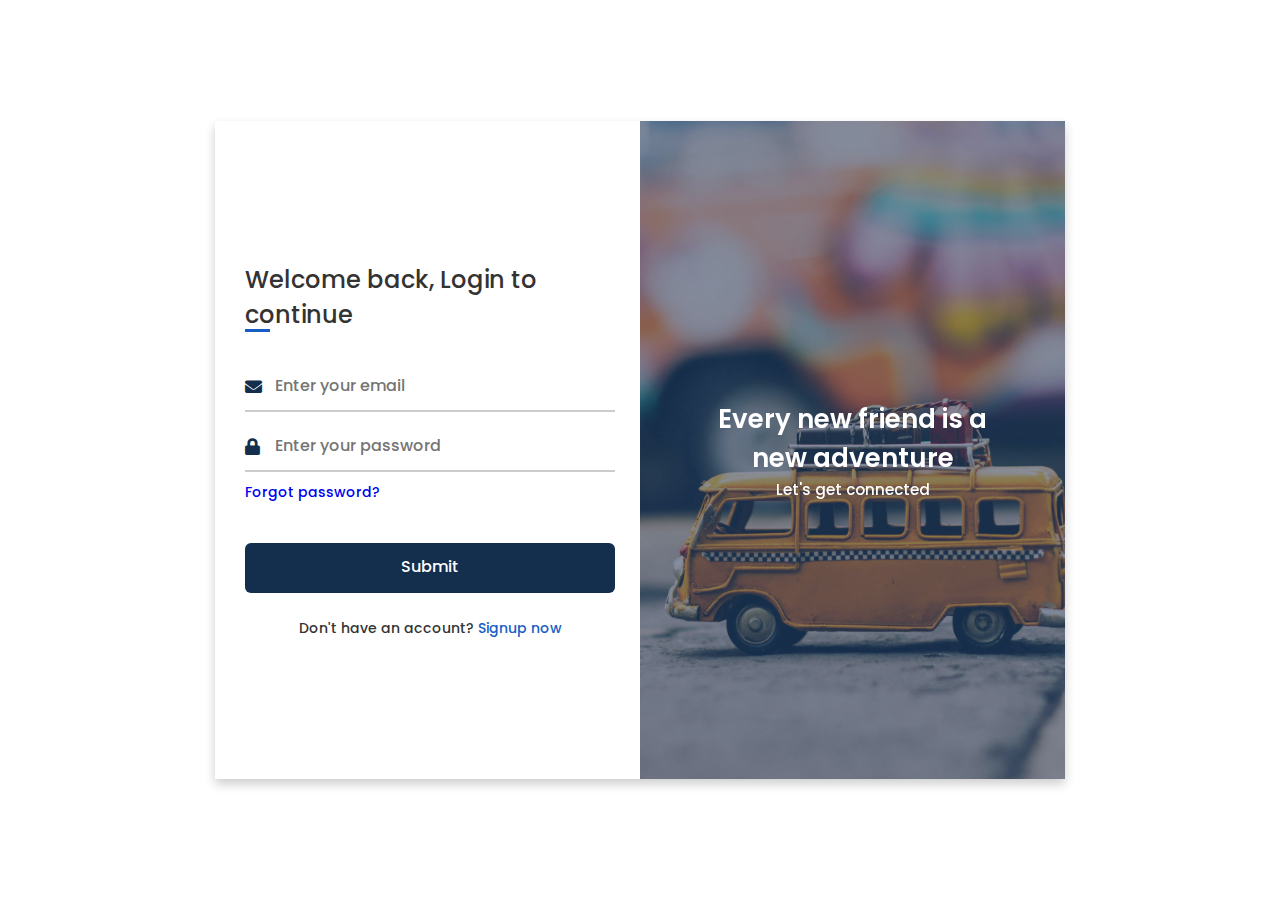
<file: form.html>
<!DOCTYPE html>
<!-- Coding by CodingNepal | www.codingnepalweb.com-->
<html lang="en" dir="ltr">
  <head>
    <meta charset="UTF-8">
    <title> Login & Registration  </title>
    <link rel="stylesheet" href="css/form.css">
    <!-- Fontawesome CDN Link -->
    <link rel="stylesheet" href="https://cdnjs.cloudflare.com/ajax/libs/font-awesome/5.15.3/css/all.min.css">
    <meta name="viewport" content="width=device-width, initial-scale=1.0">
   </head>
<body>
  <div class="container">
    <input type="checkbox" id="flip">
    <div class="cover">
      <div class="front">
        <img src="img/pexels-nubikini-386009.jpg" alt="">
        <div class="text">
          <span class="text-1">Every new friend is a <br> new adventure</span>
          <span class="text-2">Let's get connected</span>
        </div>
      </div>
      <div class="back">
        <img class="backImg" src="img/pexels-akos-szabo-415991738-15042681.jpg" alt="">
        <div class="text">
          <span class="text-1">Complete miles of journey <br> with one step</span>
          <span class="text-2">Let's get started</span>
        </div>
      </div>
    </div>
    <div class="forms">
        <div class="form-content">
          <div class="login-form">
            <div class="title">Welcome back, Login to continue</div>
          <form action="#">
            <div class="input-boxes">
              <div class="input-box">
                <i class="fas fa-envelope"></i>
                <input type="text" placeholder="Enter your email" required>
              </div>
              <div class="input-box">
                <i class="fas fa-lock"></i>
                <input type="password" placeholder="Enter your password" required>
              </div>
              <div class="text"><a href="#">Forgot password?</a></div>
              <div class="button input-box">
                <input type="submit" value="Submit">
              </div>
              <div class="text sign-up-text">Don't have an account? <label for="flip">Signup now</label></div>
            </div>
        </form>
      </div>
        <div class="signup-form">
          <div class="title">Signup to get started, a new world awaits</div>
        <form action="#">
            <div class="input-boxes">
              <div class="input-box">
                <i class="fas fa-user"></i>
                <input type="text" placeholder="Enter your name" required>
              </div>
              <div class="input-box">
                <i class="fas fa-envelope"></i>
                <input type="email" placeholder="Enter your email" required>
              </div>
              <div class="input-box">
                <i class="fas fa-envelope"></i>
                <input type="number" placeholder="Enter your Phone Number" required>
              </div>
              <div class="input-box">
                <i class="fas fa-lock"></i>
                <input type="password" placeholder="Enter your password" required>
              </div>
              <div class="input-box">
                <i class="fas fa-lock"></i>
                <input type="password" placeholder="Confirm password" required>
              </div>
              <div class="text"><p>By continuing, you agree to our <a href="#">Terms & Conditions</a></p></div>
              <div class="button input-box">
                <input type="submit" value="Submit">
              </div>
              <div class="text sign-up-text">Already have an account? <label for="flip">Login now</label></div>
            </div>
      </form>
    </div>
    </div>
    </div>
  </div>
</body>
</html>
</file>
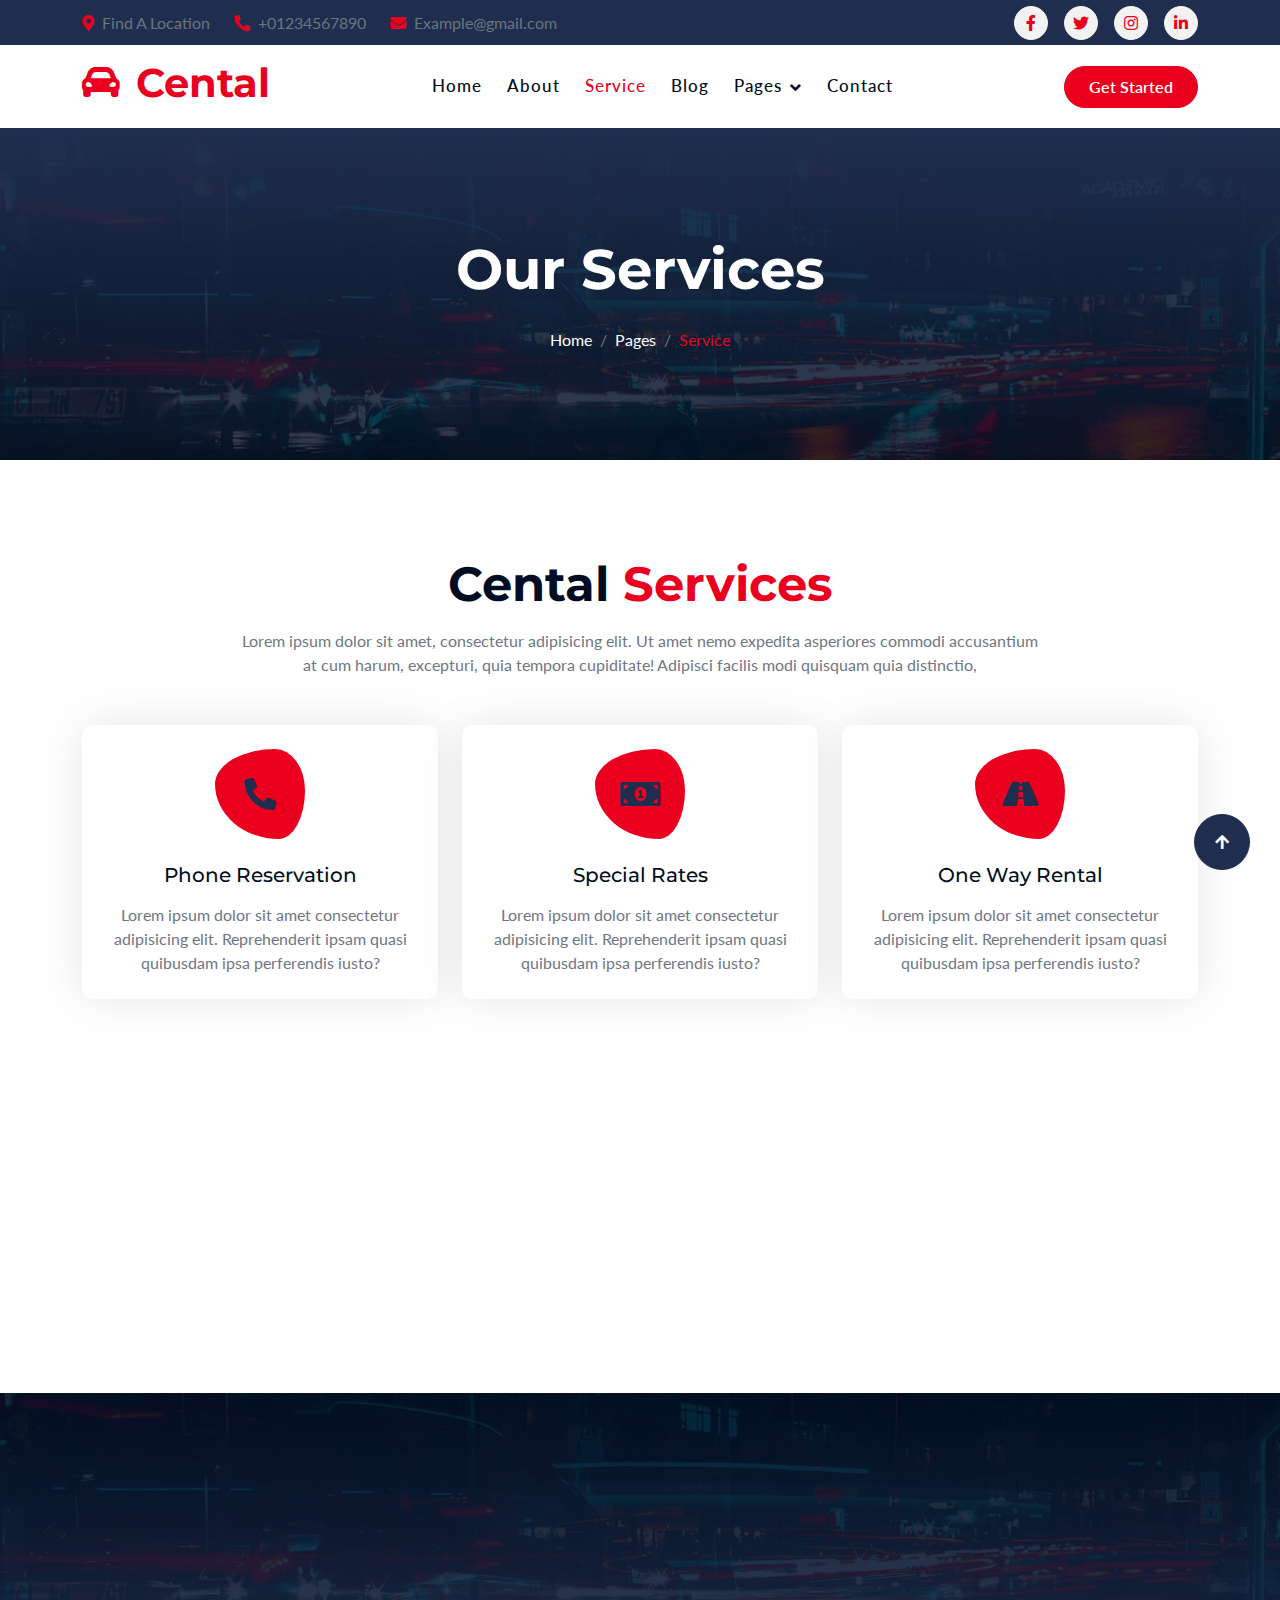
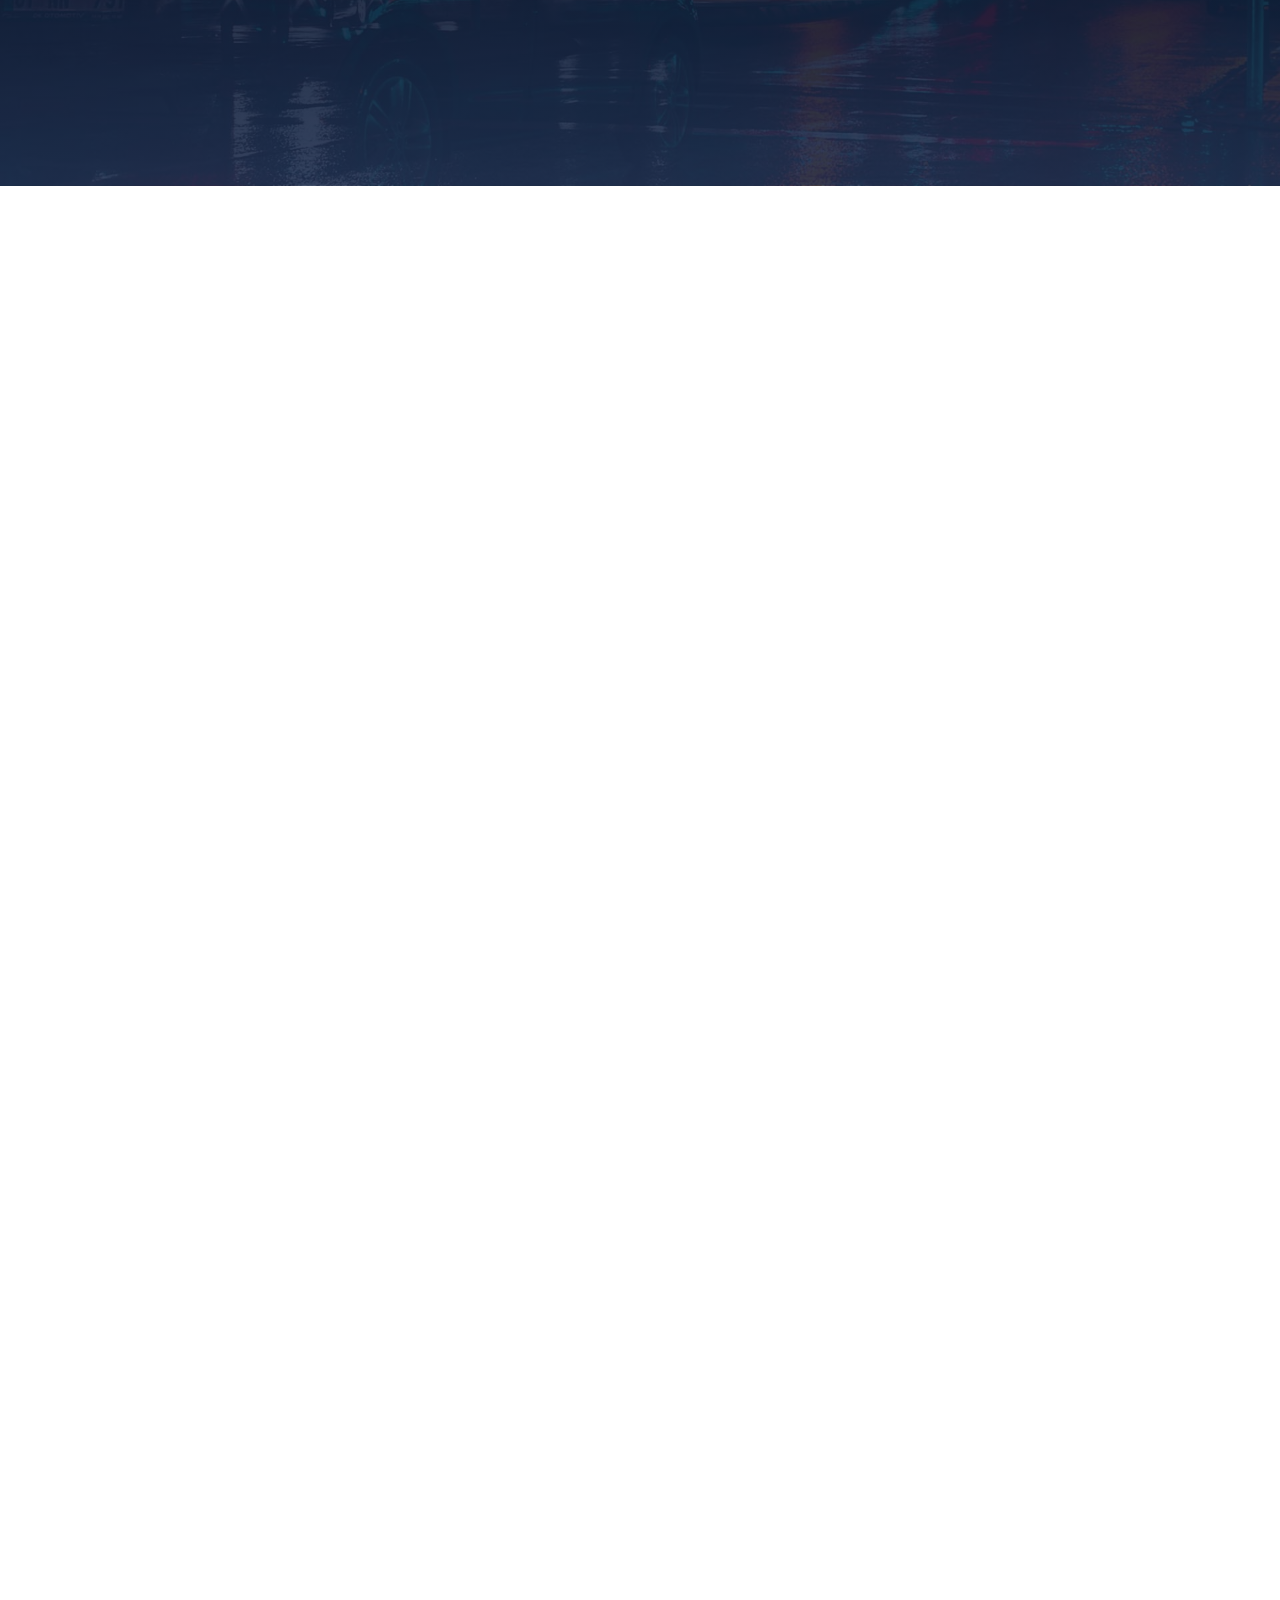
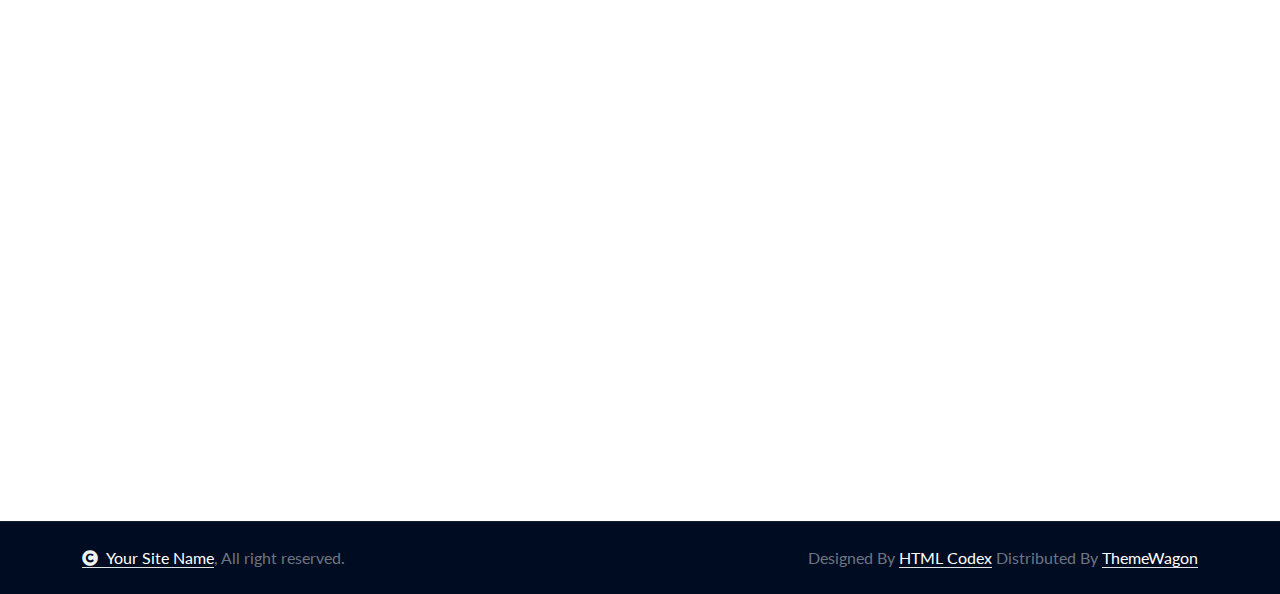
<file: service.html>
<!DOCTYPE html>
<html lang="en">

    <head>
        <meta charset="utf-8">
        <title>Cental - Car Rent Website Template</title>
        <meta content="width=device-width, initial-scale=1.0" name="viewport">
        <meta content="" name="keywords">
        <meta content="" name="description">

        <!-- Google Web Fonts -->
        <link rel="preconnect" href="https://fonts.googleapis.com">
        <link rel="preconnect" href="https://fonts.gstatic.com" crossorigin>
        <link href="https://fonts.googleapis.com/css2?family=Lato:ital,wght@0,400;0,700;0,900;1,400;1,700;1,900&family=Montserrat:ital,wght@0,100..900;1,100..900&display=swap" rel="stylesheet"> 

        <!-- Icon Font Stylesheet -->
        <link rel="stylesheet" href="https://use.fontawesome.com/releases/v5.15.4/css/all.css"/>
        <link href="https://cdn.jsdelivr.net/npm/bootstrap-icons@1.4.1/font/bootstrap-icons.css" rel="stylesheet">

        <!-- Libraries Stylesheet -->
        <link href="lib/animate/animate.min.css" rel="stylesheet">
        <link href="lib/owlcarousel/assets/owl.carousel.min.css" rel="stylesheet">


        <!-- Customized Bootstrap Stylesheet -->
        <link href="css/bootstrap.min.css" rel="stylesheet">

        <!-- Template Stylesheet -->
        <link href="css/style.css" rel="stylesheet">
    </head>

    <body>

        <!-- Spinner Start -->
        <div id="spinner" class="show bg-white position-fixed translate-middle w-100 vh-100 top-50 start-50 d-flex align-items-center justify-content-center">
            <div class="spinner-border text-primary" style="width: 3rem; height: 3rem;" role="status">
                <span class="sr-only">Loading...</span>
            </div>
        </div>
        <!-- Spinner End -->

        <!-- Topbar Start -->
        <div class="container-fluid topbar bg-secondary d-none d-xl-block w-100">
            <div class="container">
                <div class="row gx-0 align-items-center" style="height: 45px;">
                    <div class="col-lg-6 text-center text-lg-start mb-lg-0">
                        <div class="d-flex flex-wrap">
                            <a href="#" class="text-muted me-4"><i class="fas fa-map-marker-alt text-primary me-2"></i>Find A Location</a>
                            <a href="tel:+01234567890" class="text-muted me-4"><i class="fas fa-phone-alt text-primary me-2"></i>+01234567890</a>
                            <a href="mailto:example@gmail.com" class="text-muted me-0"><i class="fas fa-envelope text-primary me-2"></i>Example@gmail.com</a>
                        </div>
                    </div>
                    <div class="col-lg-6 text-center text-lg-end">
                        <div class="d-flex align-items-center justify-content-end">
                            <a href="#" class="btn btn-light btn-sm-square rounded-circle me-3"><i class="fab fa-facebook-f"></i></a>
                            <a href="#" class="btn btn-light btn-sm-square rounded-circle me-3"><i class="fab fa-twitter"></i></a>
                            <a href="#" class="btn btn-light btn-sm-square rounded-circle me-3"><i class="fab fa-instagram"></i></a>
                            <a href="#" class="btn btn-light btn-sm-square rounded-circle me-0"><i class="fab fa-linkedin-in"></i></a>
                        </div>
                    </div>
                </div>
            </div>
        </div>
        <!-- Topbar End -->

        <!-- Navbar & Hero Start -->
        <div class="container-fluid nav-bar sticky-top px-0 px-lg-4 py-2 py-lg-0">
            <div class="container">
                <nav class="navbar navbar-expand-lg navbar-light">
                    <a href="" class="navbar-brand p-0">
                        <h1 class="display-6 text-primary"><i class="fas fa-car-alt me-3"></i></i>Cental</h1>
                        <!-- <img src="img/logo.png" alt="Logo"> -->
                    </a>
                    <button class="navbar-toggler" type="button" data-bs-toggle="collapse" data-bs-target="#navbarCollapse">
                        <span class="fa fa-bars"></span>
                    </button>
                    <div class="collapse navbar-collapse" id="navbarCollapse">
                        <div class="navbar-nav mx-auto py-0">
                            <a href="index.html" class="nav-item nav-link">Home</a>
                            <a href="about.html" class="nav-item nav-link">About</a>
                            <a href="service.html" class="nav-item nav-link active">Service</a>
                            <a href="blog.html" class="nav-item nav-link">Blog</a>
                            
                            <div class="nav-item dropdown">
                                <a href="#" class="nav-link dropdown-toggle" data-bs-toggle="dropdown">Pages</a>
                                <div class="dropdown-menu m-0">
                                    <a href="feature.html" class="dropdown-item">Our Feature</a>
                                    <a href="cars.html" class="dropdown-item">Our Cars</a>
                                    <a href="team.html" class="dropdown-item">Our Team</a>
                                    <a href="testimonial.html" class="dropdown-item">Testimonial</a>
                                    <a href="404.html" class="dropdown-item">404 Page</a>
                                </div>
                            </div>
                            <a href="contact.html" class="nav-item nav-link">Contact</a>
                        </div>
                        <a href="#" class="btn btn-primary rounded-pill py-2 px-4">Get Started</a>
                    </div>
                </nav>
            </div>
        </div>
        <!-- Navbar & Hero End -->

        <!-- Header Start -->
        <div class="container-fluid bg-breadcrumb">
            <div class="container text-center py-5" style="max-width: 900px;">
                <h4 class="text-white display-4 mb-4 wow fadeInDown" data-wow-delay="0.1s">Our Services</h4>
                <ol class="breadcrumb d-flex justify-content-center mb-0 wow fadeInDown" data-wow-delay="0.3s">
                    <li class="breadcrumb-item"><a href="index.html">Home</a></li>
                    <li class="breadcrumb-item"><a href="#">Pages</a></li>
                    <li class="breadcrumb-item active text-primary">Service</li>
                </ol>    
            </div>
        </div>
        <!-- Header End -->

        <!-- Services Start -->
        <div class="container-fluid service py-5">
            <div class="container py-5">
                <div class="text-center mx-auto pb-5 wow fadeInUp" data-wow-delay="0.1s" style="max-width: 800px;">
                    <h1 class="display-5 text-capitalize mb-3">Cental <span class="text-primary">Services</span></h1>
                    <p class="mb-0">Lorem ipsum dolor sit amet, consectetur adipisicing elit. Ut amet nemo expedita asperiores commodi accusantium at cum harum, excepturi, quia tempora cupiditate! Adipisci facilis modi quisquam quia distinctio,
                    </p>
                </div>
                <div class="row g-4">
                    <div class="col-md-6 col-lg-4 wow fadeInUp" data-wow-delay="0.1s">
                        <div class="service-item p-4">
                            <div class="service-icon mb-4">
                                <i class="fa fa-phone-alt fa-2x"></i>
                            </div>
                            <h5 class="mb-3">Phone Reservation</h5>
                            <p class="mb-0">Lorem ipsum dolor sit amet consectetur adipisicing elit. Reprehenderit ipsam quasi quibusdam ipsa perferendis iusto?</p>
                        </div>
                    </div>
                    <div class="col-md-6 col-lg-4 wow fadeInUp" data-wow-delay="0.3s">
                        <div class="service-item p-4">
                            <div class="service-icon mb-4">
                                <i class="fa fa-money-bill-alt fa-2x"></i>
                            </div>
                            <h5 class="mb-3">Special Rates</h5>
                            <p class="mb-0">Lorem ipsum dolor sit amet consectetur adipisicing elit. Reprehenderit ipsam quasi quibusdam ipsa perferendis iusto?</p>
                        </div>
                    </div>
                    <div class="col-md-6 col-lg-4 wow fadeInUp" data-wow-delay="0.5s">
                        <div class="service-item p-4">
                            <div class="service-icon mb-4">
                                <i class="fa fa-road fa-2x"></i>
                            </div>
                            <h5 class="mb-3">One Way Rental</h5>
                            <p class="mb-0">Lorem ipsum dolor sit amet consectetur adipisicing elit. Reprehenderit ipsam quasi quibusdam ipsa perferendis iusto?</p>
                        </div>
                    </div>
                    <div class="col-md-6 col-lg-4 wow fadeInUp" data-wow-delay="0.1s">
                        <div class="service-item p-4">
                            <div class="service-icon mb-4">
                                <i class="fa fa-umbrella fa-2x"></i>
                            </div>
                            <h5 class="mb-3">Life Insurance</h5>
                            <p class="mb-0">Lorem ipsum dolor sit amet consectetur adipisicing elit. Reprehenderit ipsam quasi quibusdam ipsa perferendis iusto?</p>
                        </div>
                    </div>
                    <div class="col-md-6 col-lg-4 wow fadeInUp" data-wow-delay="0.3s">
                        <div class="service-item p-4">
                            <div class="service-icon mb-4">
                                <i class="fa fa-building fa-2x"></i>
                            </div>
                            <h5 class="mb-3">City to City</h5>
                            <p class="mb-0">Lorem ipsum dolor sit amet consectetur adipisicing elit. Reprehenderit ipsam quasi quibusdam ipsa perferendis iusto?</p>
                        </div>
                    </div>
                    <div class="col-md-6 col-lg-4 wow fadeInUp" data-wow-delay="0.5s">
                        <div class="service-item p-4">
                            <div class="service-icon mb-4">
                                <i class="fa fa-car-alt fa-2x"></i>
                            </div>
                            <h5 class="mb-3">Free Rides</h5>
                            <p class="mb-0">Lorem ipsum dolor sit amet consectetur adipisicing elit. Reprehenderit ipsam quasi quibusdam ipsa perferendis iusto?</p>
                        </div>
                    </div>
                </div>
            </div>
        </div>
        <!-- Services End -->

        <!-- Fact Counter -->
        <div class="container-fluid counter py-5">
            <div class="container py-5">
                <div class="row g-5">
                    <div class="col-md-6 col-lg-6 col-xl-3 wow fadeInUp" data-wow-delay="0.1s">
                        <div class="counter-item text-center">
                            <div class="counter-item-icon mx-auto">
                                <i class="fas fa-thumbs-up fa-2x"></i>
                            </div>
                            <div class="counter-counting my-3">
                                <span class="text-white fs-2 fw-bold" data-toggle="counter-up">829</span>
                                <span class="h1 fw-bold text-white">+</span>
                            </div>
                            <h4 class="text-white mb-0">Happy Clients</h4>
                        </div>
                    </div>
                    <div class="col-md-6 col-lg-6 col-xl-3 wow fadeInUp" data-wow-delay="0.3s">
                        <div class="counter-item text-center">
                            <div class="counter-item-icon mx-auto">
                                <i class="fas fa-car-alt fa-2x"></i>
                            </div>
                            <div class="counter-counting my-3">
                                <span class="text-white fs-2 fw-bold" data-toggle="counter-up">56</span>
                                <span class="h1 fw-bold text-white">+</span>
                            </div>
                            <h4 class="text-white mb-0">Number of Cars</h4>
                        </div>
                    </div>
                    <div class="col-md-6 col-lg-6 col-xl-3 wow fadeInUp" data-wow-delay="0.5s">
                        <div class="counter-item text-center">
                            <div class="counter-item-icon mx-auto">
                                <i class="fas fa-building fa-2x"></i>
                            </div>
                            <div class="counter-counting my-3">
                                <span class="text-white fs-2 fw-bold" data-toggle="counter-up">127</span>
                                <span class="h1 fw-bold text-white">+</span>
                            </div>
                            <h4 class="text-white mb-0">Car Center</h4>
                        </div>
                    </div>
                    <div class="col-md-6 col-lg-6 col-xl-3 wow fadeInUp" data-wow-delay="0.7s">
                        <div class="counter-item text-center">
                            <div class="counter-item-icon mx-auto">
                                <i class="fas fa-clock fa-2x"></i>
                            </div>
                            <div class="counter-counting my-3">
                                <span class="text-white fs-2 fw-bold" data-toggle="counter-up">589</span>
                                <span class="h1 fw-bold text-white">+</span>
                            </div>
                            <h4 class="text-white mb-0">Total kilometers</h4>
                        </div>
                    </div>
                </div>
            </div>
        </div>
        <!-- Fact Counter -->

        <!-- Testimonial Start -->
        <div class="container-fluid testimonial py-5">
            <div class="container py-5">
                <div class="text-center mx-auto pb-5 wow fadeInUp" data-wow-delay="0.1s" style="max-width: 800px;">
                    <h1 class="display-5 text-capitalize mb-3">Our Clients<span class="text-primary"> Riviews</span></h1>
                    <p class="mb-0">Lorem ipsum dolor sit amet, consectetur adipisicing elit. Ut amet nemo expedita asperiores commodi accusantium at cum harum, excepturi, quia tempora cupiditate! Adipisci facilis modi quisquam quia distinctio,
                    </p>
                </div>
                <div class="owl-carousel testimonial-carousel wow fadeInUp" data-wow-delay="0.1s">
                    <div class="testimonial-item">
                        <div class="testimonial-quote"><i class="fa fa-quote-right fa-2x"></i>
                        </div>
                        <div class="testimonial-inner p-4">
                            <img src="img/testimonial-1.jpg" class="img-fluid" alt="">
                            <div class="ms-4">
                                <h4>Person Name</h4>
                                <p>Profession</p>
                                <div class="d-flex text-primary">
                                    <i class="fas fa-star"></i>
                                    <i class="fas fa-star"></i>
                                    <i class="fas fa-star"></i>
                                    <i class="fas fa-star"></i>
                                    <i class="fas fa-star text-body"></i>
                                </div>
                            </div>
                        </div>
                        <div class="border-top rounded-bottom p-4">
                            <p class="mb-0">Lorem ipsum dolor sit amet consectetur adipisicing elit. Quam soluta neque ab repudiandae reprehenderit ipsum eos cumque esse repellendus impedit.</p>
                        </div>
                    </div>
                    <div class="testimonial-item">
                        <div class="testimonial-quote"><i class="fa fa-quote-right fa-2x"></i>
                        </div>
                        <div class="testimonial-inner p-4">
                            <img src="img/testimonial-2.jpg" class="img-fluid" alt="">
                            <div class="ms-4">
                                <h4>Person Name</h4>
                                <p>Profession</p>
                                <div class="d-flex text-primary">
                                    <i class="fas fa-star"></i>
                                    <i class="fas fa-star"></i>
                                    <i class="fas fa-star"></i>
                                    <i class="fas fa-star text-body"></i>
                                    <i class="fas fa-star text-body"></i>
                                </div>
                            </div>
                        </div>
                        <div class="border-top rounded-bottom p-4">
                            <p class="mb-0">Lorem ipsum dolor sit amet consectetur adipisicing elit. Quam soluta neque ab repudiandae reprehenderit ipsum eos cumque esse repellendus impedit.</p>
                        </div>
                    </div>
                    <div class="testimonial-item">
                        <div class="testimonial-quote"><i class="fa fa-quote-right fa-2x"></i>
                        </div>
                        <div class="testimonial-inner p-4">
                            <img src="img/testimonial-3.jpg" class="img-fluid" alt="">
                            <div class="ms-4">
                                <h4>Person Name</h4>
                                <p>Profession</p>
                                <div class="d-flex text-primary">
                                    <i class="fas fa-star"></i>
                                    <i class="fas fa-star"></i>
                                    <i class="fas fa-star text-body"></i>
                                    <i class="fas fa-star text-body"></i>
                                    <i class="fas fa-star text-body"></i>
                                </div>
                            </div>
                        </div>
                        <div class="border-top rounded-bottom p-4">
                            <p class="mb-0">Lorem ipsum dolor sit amet consectetur adipisicing elit. Quam soluta neque ab repudiandae reprehenderit ipsum eos cumque esse repellendus impedit.</p>
                        </div>
                    </div>
                </div>
            </div>
        </div>
        <!-- Testimonial End -->

        <!-- Banner Start -->
        <div class="container-fluid banner pb-5 wow zoomInDown" data-wow-delay="0.1s">
            <div class="container pb-5">
                <div class="banner-item rounded">
                    <img src="img/banner-1.jpg" class="img-fluid rounded w-100" alt="">
                    <div class="banner-content">
                        <h2 class="text-primary">Rent Your Car</h2>
                        <h1 class="text-white">Interested in Renting?</h1>
                        <p class="text-white">Don't hesitate and send us a message.</p>
                        <div class="banner-btn">
                            <a href="#" class="btn btn-secondary rounded-pill py-3 px-4 px-md-5 me-2">WhatchApp</a>
                            <a href="#" class="btn btn-primary rounded-pill py-3 px-4 px-md-5 ms-2">Contact Us</a>
                        </div>
                    </div>
                </div>
            </div>
        </div>
        <!-- Banner End -->

        <!-- Footer Start -->
        <div class="container-fluid footer py-5 wow fadeIn" data-wow-delay="0.2s">
            <div class="container py-5">
                <div class="row g-5">
                    <div class="col-md-6 col-lg-6 col-xl-3">
                        <div class="footer-item d-flex flex-column">
                            <div class="footer-item">
                                <h4 class="text-white mb-4">About Us</h4>
                                <p class="mb-3">Dolor amet sit justo amet elitr clita ipsum elitr est.Lorem ipsum dolor sit amet, consectetur adipiscing elit consectetur adipiscing elit.</p>
                            </div>
                            <div class="position-relative">
                                <input class="form-control rounded-pill w-100 py-3 ps-4 pe-5" type="text" placeholder="Enter your email">
                                <button type="button" class="btn btn-secondary rounded-pill position-absolute top-0 end-0 py-2 mt-2 me-2">Subscribe</button>
                            </div>
                        </div>
                    </div>
                    <div class="col-md-6 col-lg-6 col-xl-3">
                        <div class="footer-item d-flex flex-column">
                            <h4 class="text-white mb-4">Quick Links</h4>
                            <a href="#"><i class="fas fa-angle-right me-2"></i> About</a>
                            <a href="#"><i class="fas fa-angle-right me-2"></i> Cars</a>
                            <a href="#"><i class="fas fa-angle-right me-2"></i> Car Types</a>
                            <a href="#"><i class="fas fa-angle-right me-2"></i> Team</a>
                            <a href="#"><i class="fas fa-angle-right me-2"></i> Contact us</a>
                            <a href="#"><i class="fas fa-angle-right me-2"></i> Terms & Conditions</a>
                        </div>
                    </div>
                    <div class="col-md-6 col-lg-6 col-xl-3">
                        <div class="footer-item d-flex flex-column">
                            <h4 class="text-white mb-4">Business Hours</h4>
                            <div class="mb-3">
                                <h6 class="text-muted mb-0">Mon - Friday:</h6>
                                <p class="text-white mb-0">09.00 am to 07.00 pm</p>
                            </div>
                            <div class="mb-3">
                                <h6 class="text-muted mb-0">Saturday:</h6>
                                <p class="text-white mb-0">10.00 am to 05.00 pm</p>
                            </div>
                            <div class="mb-3">
                                <h6 class="text-muted mb-0">Vacation:</h6>
                                <p class="text-white mb-0">All Sunday is our vacation</p>
                            </div>
                        </div>
                    </div>
                    <div class="col-md-6 col-lg-6 col-xl-3">
                        <div class="footer-item d-flex flex-column">
                            <h4 class="text-white mb-4">Contact Info</h4>
                            <a href="#"><i class="fa fa-map-marker-alt me-2"></i> 123 Street, New York, USA</a>
                            <a href="mailto:info@example.com"><i class="fas fa-envelope me-2"></i> info@example.com</a>
                            <a href="tel:+012 345 67890"><i class="fas fa-phone me-2"></i> +012 345 67890</a>
                            <a href="tel:+012 345 67890" class="mb-3"><i class="fas fa-print me-2"></i> +012 345 67890</a>
                            <div class="d-flex">
                                <a class="btn btn-secondary btn-md-square rounded-circle me-3" href=""><i class="fab fa-facebook-f text-white"></i></a>
                                <a class="btn btn-secondary btn-md-square rounded-circle me-3" href=""><i class="fab fa-twitter text-white"></i></a>
                                <a class="btn btn-secondary btn-md-square rounded-circle me-3" href=""><i class="fab fa-instagram text-white"></i></a>
                                <a class="btn btn-secondary btn-md-square rounded-circle me-0" href=""><i class="fab fa-linkedin-in text-white"></i></a>
                            </div>
                        </div>
                    </div>
                </div>
            </div>
        </div>
        <!-- Footer End -->
        
        <!-- Copyright Start -->
        <div class="container-fluid copyright py-4">
            <div class="container">
                <div class="row g-4 align-items-center">
                    <div class="col-md-6 text-center text-md-start mb-md-0">
                        <span class="text-body"><a href="#" class="border-bottom text-white"><i class="fas fa-copyright text-light me-2"></i>Your Site Name</a>, All right reserved.</span>
                    </div>
                    <div class="col-md-6 text-center text-md-end text-body">
                        <!--/*** This template is free as long as you keep the below author’s credit link/attribution link/backlink. ***/-->
                        <!--/*** If you'd like to use the template without the below author’s credit link/attribution link/backlink, ***/-->
                        <!--/*** you can purchase the Credit Removal License from "https://htmlcodex.com/credit-removal". ***/-->
                        Designed By <a class="border-bottom text-white" href="https://htmlcodex.com">HTML Codex</a> Distributed By <a class="border-bottom text-white" href="https://themewagon.com">ThemeWagon</a>
                    </div>
                </div>
            </div>
        </div>
        <!-- Copyright End -->


        <!-- Back to Top -->
        <a href="#" class="btn btn-secondary btn-lg-square rounded-circle back-to-top"><i class="fa fa-arrow-up"></i></a>   

        
    <!-- JavaScript Libraries -->
    <script src="https://ajax.googleapis.com/ajax/libs/jquery/3.6.4/jquery.min.js"></script>
    <script src="https://cdn.jsdelivr.net/npm/bootstrap@5.0.0/dist/js/bootstrap.bundle.min.js"></script>
    <script src="lib/wow/wow.min.js"></script>
    <script src="lib/easing/easing.min.js"></script>
    <script src="lib/waypoints/waypoints.min.js"></script>
    <script src="lib/counterup/counterup.min.js"></script>
    <script src="lib/owlcarousel/owl.carousel.min.js"></script>
    

    <!-- Template Javascript -->
    <script src="js/main.js"></script>
    </body>

</html>
</file>
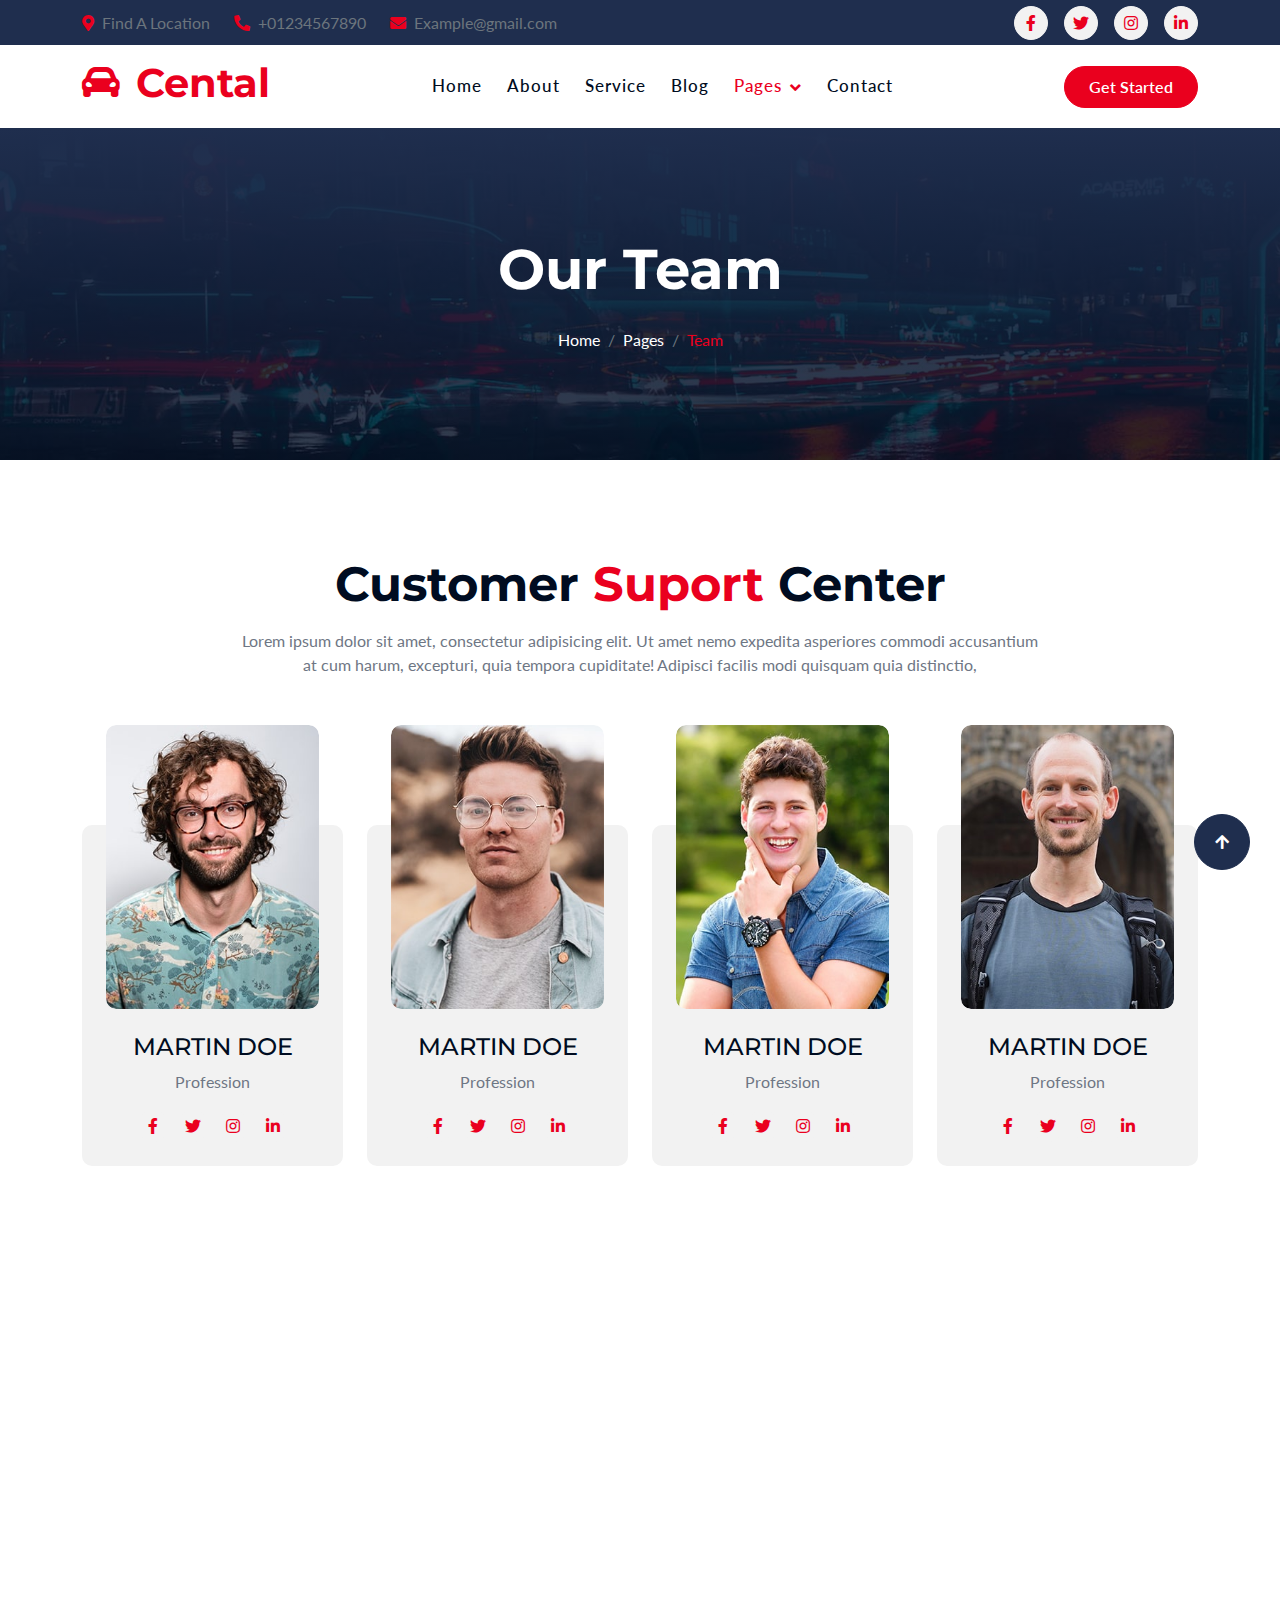
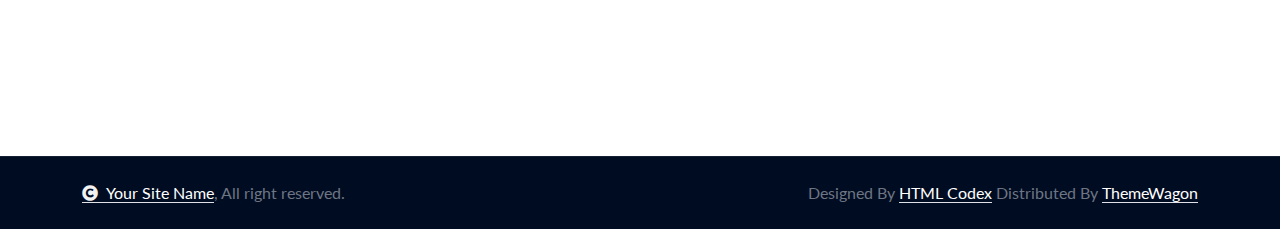
<file: team.html>
<!DOCTYPE html>
<html lang="en">

    <head>
        <meta charset="utf-8">
        <title>Cental - Car Rent Website Template</title>
        <meta content="width=device-width, initial-scale=1.0" name="viewport">
        <meta content="" name="keywords">
        <meta content="" name="description">

        <!-- Google Web Fonts -->
        <link rel="preconnect" href="https://fonts.googleapis.com">
        <link rel="preconnect" href="https://fonts.gstatic.com" crossorigin>
        <link href="https://fonts.googleapis.com/css2?family=Lato:ital,wght@0,400;0,700;0,900;1,400;1,700;1,900&family=Montserrat:ital,wght@0,100..900;1,100..900&display=swap" rel="stylesheet"> 

        <!-- Icon Font Stylesheet -->
        <link rel="stylesheet" href="https://use.fontawesome.com/releases/v5.15.4/css/all.css"/>
        <link href="https://cdn.jsdelivr.net/npm/bootstrap-icons@1.4.1/font/bootstrap-icons.css" rel="stylesheet">

        <!-- Libraries Stylesheet -->
        <link href="lib/animate/animate.min.css" rel="stylesheet">
        <link href="lib/owlcarousel/assets/owl.carousel.min.css" rel="stylesheet">


        <!-- Customized Bootstrap Stylesheet -->
        <link href="css/bootstrap.min.css" rel="stylesheet">

        <!-- Template Stylesheet -->
        <link href="css/style.css" rel="stylesheet">
    </head>

    <body>

        <!-- Spinner Start -->
        <div id="spinner" class="show bg-white position-fixed translate-middle w-100 vh-100 top-50 start-50 d-flex align-items-center justify-content-center">
            <div class="spinner-border text-primary" style="width: 3rem; height: 3rem;" role="status">
                <span class="sr-only">Loading...</span>
            </div>
        </div>
        <!-- Spinner End -->

        <!-- Topbar Start -->
        <div class="container-fluid topbar bg-secondary d-none d-xl-block w-100">
            <div class="container">
                <div class="row gx-0 align-items-center" style="height: 45px;">
                    <div class="col-lg-6 text-center text-lg-start mb-lg-0">
                        <div class="d-flex flex-wrap">
                            <a href="#" class="text-muted me-4"><i class="fas fa-map-marker-alt text-primary me-2"></i>Find A Location</a>
                            <a href="tel:+01234567890" class="text-muted me-4"><i class="fas fa-phone-alt text-primary me-2"></i>+01234567890</a>
                            <a href="mailto:example@gmail.com" class="text-muted me-0"><i class="fas fa-envelope text-primary me-2"></i>Example@gmail.com</a>
                        </div>
                    </div>
                    <div class="col-lg-6 text-center text-lg-end">
                        <div class="d-flex align-items-center justify-content-end">
                            <a href="#" class="btn btn-light btn-sm-square rounded-circle me-3"><i class="fab fa-facebook-f"></i></a>
                            <a href="#" class="btn btn-light btn-sm-square rounded-circle me-3"><i class="fab fa-twitter"></i></a>
                            <a href="#" class="btn btn-light btn-sm-square rounded-circle me-3"><i class="fab fa-instagram"></i></a>
                            <a href="#" class="btn btn-light btn-sm-square rounded-circle me-0"><i class="fab fa-linkedin-in"></i></a>
                        </div>
                    </div>
                </div>
            </div>
        </div>
        <!-- Topbar End -->

        <!-- Navbar & Hero Start -->
        <div class="container-fluid nav-bar sticky-top px-0 px-lg-4 py-2 py-lg-0">
            <div class="container">
                <nav class="navbar navbar-expand-lg navbar-light">
                    <a href="" class="navbar-brand p-0">
                        <h1 class="display-6 text-primary"><i class="fas fa-car-alt me-3"></i></i>Cental</h1>
                        <!-- <img src="img/logo.png" alt="Logo"> -->
                    </a>
                    <button class="navbar-toggler" type="button" data-bs-toggle="collapse" data-bs-target="#navbarCollapse">
                        <span class="fa fa-bars"></span>
                    </button>
                    <div class="collapse navbar-collapse" id="navbarCollapse">
                        <div class="navbar-nav mx-auto py-0">
                            <a href="index.html" class="nav-item nav-link">Home</a>
                            <a href="about.html" class="nav-item nav-link">About</a>
                            <a href="service.html" class="nav-item nav-link">Service</a>
                            <a href="blog.html" class="nav-item nav-link">Blog</a>
                            
                            <div class="nav-item dropdown">
                                <a href="#" class="nav-link dropdown-toggle active" data-bs-toggle="dropdown">Pages</a>
                                <div class="dropdown-menu m-0">
                                    <a href="feature.html" class="dropdown-item">Our Feature</a>
                                    <a href="cars.html" class="dropdown-item">Our Cars</a>
                                    <a href="team.html" class="dropdown-item active">Our Team</a>
                                    <a href="testimonial.html" class="dropdown-item">Testimonial</a>
                                    <a href="404.html" class="dropdown-item">404 Page</a>
                                </div>
                            </div>
                            <a href="contact.html" class="nav-item nav-link">Contact</a>
                        </div>
                        <a href="#" class="btn btn-primary rounded-pill py-2 px-4">Get Started</a>
                    </div>
                </nav>
            </div>
        </div>
        <!-- Navbar & Hero End -->

        <!-- Header Start -->
        <div class="container-fluid bg-breadcrumb">
            <div class="container text-center py-5" style="max-width: 900px;">
                <h4 class="text-white display-4 mb-4 wow fadeInDown" data-wow-delay="0.1s">Our Team</h4>
                <ol class="breadcrumb d-flex justify-content-center mb-0 wow fadeInDown" data-wow-delay="0.3s">
                    <li class="breadcrumb-item"><a href="index.html">Home</a></li>
                    <li class="breadcrumb-item"><a href="#">Pages</a></li>
                    <li class="breadcrumb-item active text-primary">Team</li>
                </ol>    
            </div>
        </div>
        <!-- Header End -->

        <!-- Team Start -->
        <div class="container-fluid team py-5">
            <div class="container py-5">
                <div class="text-center mx-auto pb-5 wow fadeInUp" data-wow-delay="0.1s" style="max-width: 800px;">
                    <h1 class="display-5 text-capitalize mb-3">Customer<span class="text-primary"> Suport</span> Center</h1>
                    <p class="mb-0">Lorem ipsum dolor sit amet, consectetur adipisicing elit. Ut amet nemo expedita asperiores commodi accusantium at cum harum, excepturi, quia tempora cupiditate! Adipisci facilis modi quisquam quia distinctio,
                    </p>
                </div>
                <div class="row g-4">
                    <div class="col-md-6 col-lg-6 col-xl-3 wow fadeInUp" data-wow-delay="0.1s">
                        <div class="team-item p-4 pt-0">
                            <div class="team-img">
                                <img src="img/team-1.jpg" class="img-fluid rounded w-100" alt="Image">
                            </div>
                            <div class="team-content pt-4">
                                <h4>MARTIN DOE</h4>
                                <p>Profession</p>
                                <div class="team-icon d-flex justify-content-center">
                                    <a class="btn btn-square btn-light rounded-circle mx-1" href=""><i class="fab fa-facebook-f"></i></a>
                                    <a class="btn btn-square btn-light rounded-circle mx-1" href=""><i class="fab fa-twitter"></i></a>
                                    <a class="btn btn-square btn-light rounded-circle mx-1" href=""><i class="fab fa-instagram"></i></a>
                                    <a class="btn btn-square btn-light rounded-circle mx-1" href=""><i class="fab fa-linkedin-in"></i></a>
                                </div>
                            </div>
                        </div>
                    </div>
                    <div class="col-md-6 col-lg-6 col-xl-3 wow fadeInUp" data-wow-delay="0.3s">
                        <div class="team-item p-4 pt-0">
                            <div class="team-img">
                                <img src="img/team-2.jpg" class="img-fluid rounded w-100" alt="Image">
                            </div>
                            <div class="team-content pt-4">
                                <h4>MARTIN DOE</h4>
                                <p>Profession</p>
                                <div class="team-icon d-flex justify-content-center">
                                    <a class="btn btn-square btn-light rounded-circle mx-1" href=""><i class="fab fa-facebook-f"></i></a>
                                    <a class="btn btn-square btn-light rounded-circle mx-1" href=""><i class="fab fa-twitter"></i></a>
                                    <a class="btn btn-square btn-light rounded-circle mx-1" href=""><i class="fab fa-instagram"></i></a>
                                    <a class="btn btn-square btn-light rounded-circle mx-1" href=""><i class="fab fa-linkedin-in"></i></a>
                                </div>
                            </div>
                        </div>
                    </div>
                    <div class="col-md-6 col-lg-6 col-xl-3 wow fadeInUp" data-wow-delay="0.5s">
                        <div class="team-item p-4 pt-0">
                            <div class="team-img">
                                <img src="img/team-3.jpg" class="img-fluid rounded w-100" alt="Image">
                            </div>
                            <div class="team-content pt-4">
                                <h4>MARTIN DOE</h4>
                                <p>Profession</p>
                                <div class="team-icon d-flex justify-content-center">
                                    <a class="btn btn-square btn-light rounded-circle mx-1" href=""><i class="fab fa-facebook-f"></i></a>
                                    <a class="btn btn-square btn-light rounded-circle mx-1" href=""><i class="fab fa-twitter"></i></a>
                                    <a class="btn btn-square btn-light rounded-circle mx-1" href=""><i class="fab fa-instagram"></i></a>
                                    <a class="btn btn-square btn-light rounded-circle mx-1" href=""><i class="fab fa-linkedin-in"></i></a>
                                </div>
                            </div>
                        </div>
                    </div>
                    <div class="col-md-6 col-lg-6 col-xl-3 wow fadeInUp" data-wow-delay="0.7s">
                        <div class="team-item p-4 pt-0">
                            <div class="team-img">
                                <img src="img/team-4.jpg" class="img-fluid rounded w-100" alt="Image">
                            </div>
                            <div class="team-content pt-4">
                                <h4>MARTIN DOE</h4>
                                <p>Profession</p>
                                <div class="team-icon d-flex justify-content-center">
                                    <a class="btn btn-square btn-light rounded-circle mx-1" href=""><i class="fab fa-facebook-f"></i></a>
                                    <a class="btn btn-square btn-light rounded-circle mx-1" href=""><i class="fab fa-twitter"></i></a>
                                    <a class="btn btn-square btn-light rounded-circle mx-1" href=""><i class="fab fa-instagram"></i></a>
                                    <a class="btn btn-square btn-light rounded-circle mx-1" href=""><i class="fab fa-linkedin-in"></i></a>
                                </div>
                            </div>
                        </div>
                    </div>
                </div>
            </div>
        </div>
        <!-- Team End -->

        <!-- Footer Start -->
        <div class="container-fluid footer py-5 wow fadeIn" data-wow-delay="0.2s">
            <div class="container py-5">
                <div class="row g-5">
                    <div class="col-md-6 col-lg-6 col-xl-3">
                        <div class="footer-item d-flex flex-column">
                            <div class="footer-item">
                                <h4 class="text-white mb-4">About Us</h4>
                                <p class="mb-3">Dolor amet sit justo amet elitr clita ipsum elitr est.Lorem ipsum dolor sit amet, consectetur adipiscing elit consectetur adipiscing elit.</p>
                            </div>
                            <div class="position-relative">
                                <input class="form-control rounded-pill w-100 py-3 ps-4 pe-5" type="text" placeholder="Enter your email">
                                <button type="button" class="btn btn-secondary rounded-pill position-absolute top-0 end-0 py-2 mt-2 me-2">Subscribe</button>
                            </div>
                        </div>
                    </div>
                    <div class="col-md-6 col-lg-6 col-xl-3">
                        <div class="footer-item d-flex flex-column">
                            <h4 class="text-white mb-4">Quick Links</h4>
                            <a href="#"><i class="fas fa-angle-right me-2"></i> About</a>
                            <a href="#"><i class="fas fa-angle-right me-2"></i> Cars</a>
                            <a href="#"><i class="fas fa-angle-right me-2"></i> Car Types</a>
                            <a href="#"><i class="fas fa-angle-right me-2"></i> Team</a>
                            <a href="#"><i class="fas fa-angle-right me-2"></i> Contact us</a>
                            <a href="#"><i class="fas fa-angle-right me-2"></i> Terms & Conditions</a>
                        </div>
                    </div>
                    <div class="col-md-6 col-lg-6 col-xl-3">
                        <div class="footer-item d-flex flex-column">
                            <h4 class="text-white mb-4">Business Hours</h4>
                            <div class="mb-3">
                                <h6 class="text-muted mb-0">Mon - Friday:</h6>
                                <p class="text-white mb-0">09.00 am to 07.00 pm</p>
                            </div>
                            <div class="mb-3">
                                <h6 class="text-muted mb-0">Saturday:</h6>
                                <p class="text-white mb-0">10.00 am to 05.00 pm</p>
                            </div>
                            <div class="mb-3">
                                <h6 class="text-muted mb-0">Vacation:</h6>
                                <p class="text-white mb-0">All Sunday is our vacation</p>
                            </div>
                        </div>
                    </div>
                    <div class="col-md-6 col-lg-6 col-xl-3">
                        <div class="footer-item d-flex flex-column">
                            <h4 class="text-white mb-4">Contact Info</h4>
                            <a href="#"><i class="fa fa-map-marker-alt me-2"></i> 123 Street, New York, USA</a>
                            <a href="mailto:info@example.com"><i class="fas fa-envelope me-2"></i> info@example.com</a>
                            <a href="tel:+012 345 67890"><i class="fas fa-phone me-2"></i> +012 345 67890</a>
                            <a href="tel:+012 345 67890" class="mb-3"><i class="fas fa-print me-2"></i> +012 345 67890</a>
                            <div class="d-flex">
                                <a class="btn btn-secondary btn-md-square rounded-circle me-3" href=""><i class="fab fa-facebook-f text-white"></i></a>
                                <a class="btn btn-secondary btn-md-square rounded-circle me-3" href=""><i class="fab fa-twitter text-white"></i></a>
                                <a class="btn btn-secondary btn-md-square rounded-circle me-3" href=""><i class="fab fa-instagram text-white"></i></a>
                                <a class="btn btn-secondary btn-md-square rounded-circle me-0" href=""><i class="fab fa-linkedin-in text-white"></i></a>
                            </div>
                        </div>
                    </div>
                </div>
            </div>
        </div>
        <!-- Footer End -->
        
        <!-- Copyright Start -->
        <div class="container-fluid copyright py-4">
            <div class="container">
                <div class="row g-4 align-items-center">
                    <div class="col-md-6 text-center text-md-start mb-md-0">
                        <span class="text-body"><a href="#" class="border-bottom text-white"><i class="fas fa-copyright text-light me-2"></i>Your Site Name</a>, All right reserved.</span>
                    </div>
                    <div class="col-md-6 text-center text-md-end text-body">
                        <!--/*** This template is free as long as you keep the below author’s credit link/attribution link/backlink. ***/-->
                        <!--/*** If you'd like to use the template without the below author’s credit link/attribution link/backlink, ***/-->
                        <!--/*** you can purchase the Credit Removal License from "https://htmlcodex.com/credit-removal". ***/-->
                        Designed By <a class="border-bottom text-white" href="https://htmlcodex.com">HTML Codex</a> Distributed By <a class="border-bottom text-white" href="https://themewagon.com">ThemeWagon</a>
                    </div>
                </div>
            </div>
        </div>
        <!-- Copyright End -->


        <!-- Back to Top -->
        <a href="#" class="btn btn-secondary btn-lg-square rounded-circle back-to-top"><i class="fa fa-arrow-up"></i></a>   

        
    <!-- JavaScript Libraries -->
    <script src="https://ajax.googleapis.com/ajax/libs/jquery/3.6.4/jquery.min.js"></script>
    <script src="https://cdn.jsdelivr.net/npm/bootstrap@5.0.0/dist/js/bootstrap.bundle.min.js"></script>
    <script src="lib/wow/wow.min.js"></script>
    <script src="lib/easing/easing.min.js"></script>
    <script src="lib/waypoints/waypoints.min.js"></script>
    <script src="lib/counterup/counterup.min.js"></script>
    <script src="lib/owlcarousel/owl.carousel.min.js"></script>
    

    <!-- Template Javascript -->
    <script src="js/main.js"></script>
    </body>

</html>
</file>
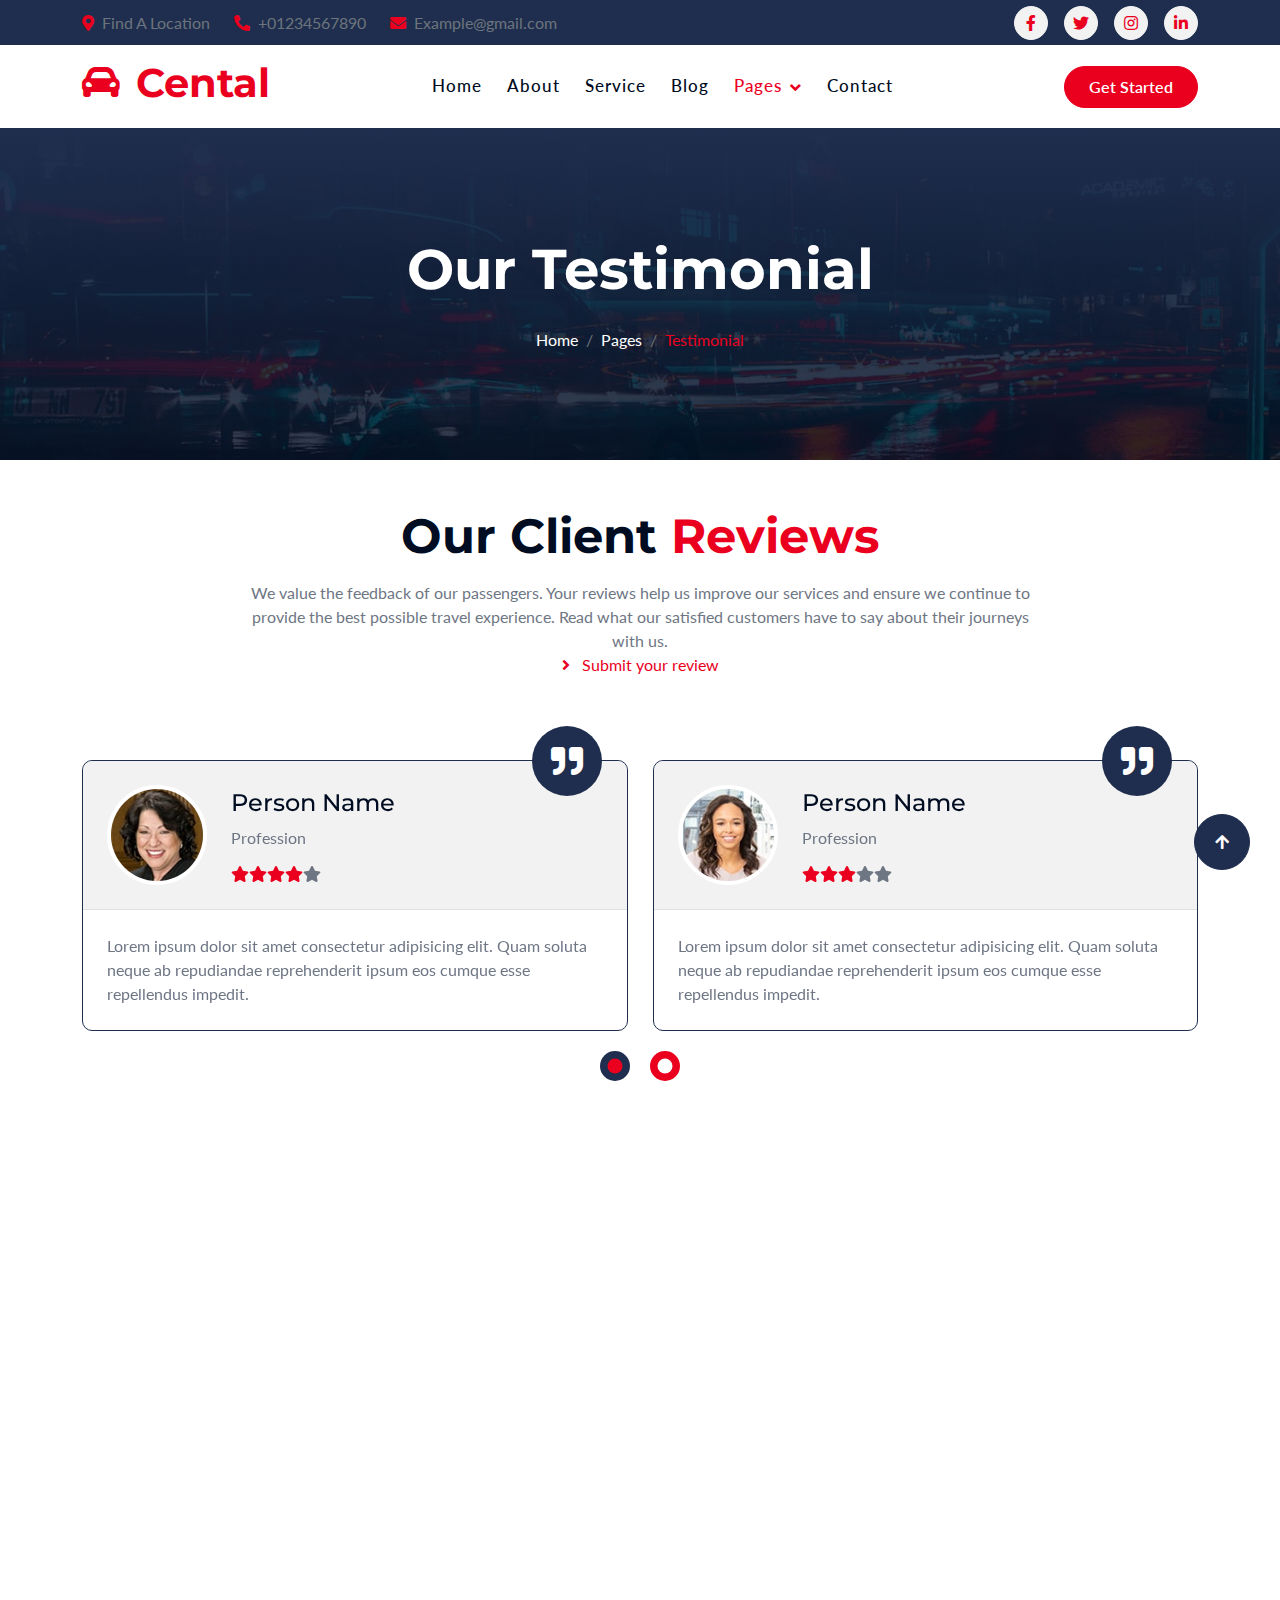
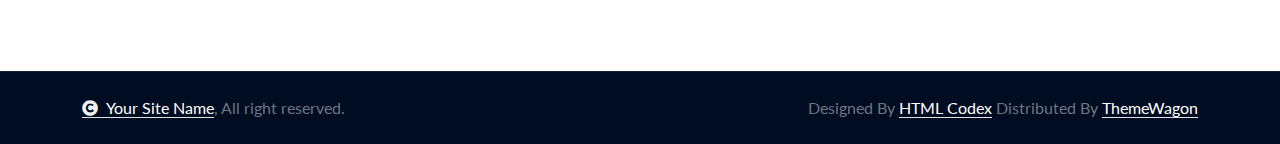
<file: testimonial.html>
<!DOCTYPE html>
<html lang="en">

    <head>
        <meta charset="utf-8">
        <title>Cental - Car Rent Website Template</title>
        <meta content="width=device-width, initial-scale=1.0" name="viewport">
        <meta content="" name="keywords">
        <meta content="" name="description">

        <!-- Google Web Fonts -->
        <link rel="preconnect" href="https://fonts.googleapis.com">
        <link rel="preconnect" href="https://fonts.gstatic.com" crossorigin>
        <link href="https://fonts.googleapis.com/css2?family=Lato:ital,wght@0,400;0,700;0,900;1,400;1,700;1,900&family=Montserrat:ital,wght@0,100..900;1,100..900&display=swap" rel="stylesheet"> 

        <!-- Icon Font Stylesheet -->
        <link rel="stylesheet" href="https://use.fontawesome.com/releases/v5.15.4/css/all.css"/>
        <link href="https://cdn.jsdelivr.net/npm/bootstrap-icons@1.4.1/font/bootstrap-icons.css" rel="stylesheet">

        <!-- Libraries Stylesheet -->
        <link href="lib/animate/animate.min.css" rel="stylesheet">
        <link href="lib/owlcarousel/assets/owl.carousel.min.css" rel="stylesheet">


        <!-- Customized Bootstrap Stylesheet -->
        <link href="css/bootstrap.min.css" rel="stylesheet">

        <!-- Template Stylesheet -->
        <link href="css/style.css" rel="stylesheet">
    </head>

    <body>

        <!-- Spinner Start -->
        <div id="spinner" class="show bg-white position-fixed translate-middle w-100 vh-100 top-50 start-50 d-flex align-items-center justify-content-center">
            <div class="spinner-border text-primary" style="width: 3rem; height: 3rem;" role="status">
                <span class="sr-only">Loading...</span>
            </div>
        </div>
        <!-- Spinner End -->

        <!-- Topbar Start -->
        <div class="container-fluid topbar bg-secondary d-none d-xl-block w-100">
            <div class="container">
                <div class="row gx-0 align-items-center" style="height: 45px;">
                    <div class="col-lg-6 text-center text-lg-start mb-lg-0">
                        <div class="d-flex flex-wrap">
                            <a href="#" class="text-muted me-4"><i class="fas fa-map-marker-alt text-primary me-2"></i>Find A Location</a>
                            <a href="tel:+01234567890" class="text-muted me-4"><i class="fas fa-phone-alt text-primary me-2"></i>+01234567890</a>
                            <a href="mailto:example@gmail.com" class="text-muted me-0"><i class="fas fa-envelope text-primary me-2"></i>Example@gmail.com</a>
                        </div>
                    </div>
                    <div class="col-lg-6 text-center text-lg-end">
                        <div class="d-flex align-items-center justify-content-end">
                            <a href="#" class="btn btn-light btn-sm-square rounded-circle me-3"><i class="fab fa-facebook-f"></i></a>
                            <a href="#" class="btn btn-light btn-sm-square rounded-circle me-3"><i class="fab fa-twitter"></i></a>
                            <a href="#" class="btn btn-light btn-sm-square rounded-circle me-3"><i class="fab fa-instagram"></i></a>
                            <a href="#" class="btn btn-light btn-sm-square rounded-circle me-0"><i class="fab fa-linkedin-in"></i></a>
                        </div>
                    </div>
                </div>
            </div>
        </div>
        <!-- Topbar End -->

        <!-- Navbar & Hero Start -->
        <div class="container-fluid nav-bar sticky-top px-0 px-lg-4 py-2 py-lg-0">
            <div class="container">
                <nav class="navbar navbar-expand-lg navbar-light">
                    <a href="" class="navbar-brand p-0">
                        <h1 class="display-6 text-primary"><i class="fas fa-car-alt me-3"></i></i>Cental</h1>
                        <!-- <img src="img/logo.png" alt="Logo"> -->
                    </a>
                    <button class="navbar-toggler" type="button" data-bs-toggle="collapse" data-bs-target="#navbarCollapse">
                        <span class="fa fa-bars"></span>
                    </button>
                    <div class="collapse navbar-collapse" id="navbarCollapse">
                        <div class="navbar-nav mx-auto py-0">
                            <a href="index.html" class="nav-item nav-link">Home</a>
                            <a href="about.html" class="nav-item nav-link">About</a>
                            <a href="service.html" class="nav-item nav-link">Service</a>
                            <a href="blog.html" class="nav-item nav-link">Blog</a>
                            
                            <div class="nav-item dropdown">
                                <a href="#" class="nav-link dropdown-toggle active" data-bs-toggle="dropdown">Pages</a>
                                <div class="dropdown-menu m-0">
                                    <a href="feature.html" class="dropdown-item">Our Feature</a>
                                    <a href="cars.html" class="dropdown-item">Our Cars</a>
                                    <a href="team.html" class="dropdown-item">Our Team</a>
                                    <a href="testimonial.html" class="dropdown-item active">Testimonial</a>
                                    <a href="404.html" class="dropdown-item">404 Page</a>
                                </div>
                            </div>
                            <a href="contact.html" class="nav-item nav-link">Contact</a>
                        </div>
                        <a href="#" class="btn btn-primary rounded-pill py-2 px-4">Get Started</a>
                    </div>
                </nav>
            </div>
        </div>
        <!-- Navbar & Hero End -->

        <!-- Header Start -->
        <div class="container-fluid bg-breadcrumb">
            <div class="container text-center py-5" style="max-width: 900px;">
                <h4 class="text-white display-4 mb-4 wow fadeInDown" data-wow-delay="0.1s">Our Testimonial</h4>
                <ol class="breadcrumb d-flex justify-content-center mb-0 wow fadeInDown" data-wow-delay="0.3s">
                    <li class="breadcrumb-item"><a href="index.html">Home</a></li>
                    <li class="breadcrumb-item"><a href="#">Pages</a></li>
                    <li class="breadcrumb-item active text-primary">Testimonial</li>
                </ol>    
            </div>
        </div>
        <!-- Header End -->

        <!-- Testimonial Start -->
        <div class="container-fluid testimonial py-5">
            <div class="container pb-5">
                <div class="text-center mx-auto pb-5 wow fadeInUp" data-wow-delay="0.1s" style="max-width: 800px;">
                    <h1 class="display-5 text-capitalize mb-3">Our Client<span class="text-primary"> Reviews</span></h1>
                    <p class="mb-0">We value the feedback of our passengers. Your reviews help us improve our services and ensure we continue to provide the best possible travel experience. Read what our satisfied customers have to say about their journeys with us.
                    </p>
                    <a href="#"><i class="fas fa-angle-right me-2"></i> Submit your review</a>
                </div>
                <div class="owl-carousel testimonial-carousel wow fadeInUp" data-wow-delay="0.1s">
                    <div class="testimonial-item">
                        <div class="testimonial-quote"><i class="fa fa-quote-right fa-2x"></i>
                        </div>
                        <div class="testimonial-inner p-4">
                            <img src="img/testimonial-1.jpg" class="img-fluid" alt="">
                            <div class="ms-4">
                                <h4>Person Name</h4>
                                <p>Profession</p>
                                <div class="d-flex text-primary">
                                    <i class="fas fa-star"></i>
                                    <i class="fas fa-star"></i>
                                    <i class="fas fa-star"></i>
                                    <i class="fas fa-star"></i>
                                    <i class="fas fa-star text-body"></i>
                                </div>
                            </div>
                        </div>
                        <div class="border-top rounded-bottom p-4">
                            <p class="mb-0">Lorem ipsum dolor sit amet consectetur adipisicing elit. Quam soluta neque ab repudiandae reprehenderit ipsum eos cumque esse repellendus impedit.</p>
                        </div>
                    </div>
                    <div class="testimonial-item">
                        <div class="testimonial-quote"><i class="fa fa-quote-right fa-2x"></i>
                        </div>
                        <div class="testimonial-inner p-4">
                            <img src="img/testimonial-2.jpg" class="img-fluid" alt="">
                            <div class="ms-4">
                                <h4>Person Name</h4>
                                <p>Profession</p>
                                <div class="d-flex text-primary">
                                    <i class="fas fa-star"></i>
                                    <i class="fas fa-star"></i>
                                    <i class="fas fa-star"></i>
                                    <i class="fas fa-star text-body"></i>
                                    <i class="fas fa-star text-body"></i>
                                </div>
                            </div>
                        </div>
                        <div class="border-top rounded-bottom p-4">
                            <p class="mb-0">Lorem ipsum dolor sit amet consectetur adipisicing elit. Quam soluta neque ab repudiandae reprehenderit ipsum eos cumque esse repellendus impedit.</p>
                        </div>
                    </div>
                    <div class="testimonial-item">
                        <div class="testimonial-quote"><i class="fa fa-quote-right fa-2x"></i>
                        </div>
                        <div class="testimonial-inner p-4">
                            <img src="img/testimonial-3.jpg" class="img-fluid" alt="">
                            <div class="ms-4">
                                <h4>Person Name</h4>
                                <p>Profession</p>
                                <div class="d-flex text-primary">
                                    <i class="fas fa-star"></i>
                                    <i class="fas fa-star"></i>
                                    <i class="fas fa-star text-body"></i>
                                    <i class="fas fa-star text-body"></i>
                                    <i class="fas fa-star text-body"></i>
                                </div>
                            </div>
                        </div>
                        <div class="border-top rounded-bottom p-4">
                            <p class="mb-0">Lorem ipsum dolor sit amet consectetur adipisicing elit. Quam soluta neque ab repudiandae reprehenderit ipsum eos cumque esse repellendus impedit.</p>
                        </div>
                    </div>
                </div>
            </div>
        </div>
        <!-- Testimonial End -->

        <!-- Footer Start -->
        <div class="container-fluid footer py-5 wow fadeIn" data-wow-delay="0.2s">
            <div class="container py-5">
                <div class="row g-5">
                    <div class="col-md-6 col-lg-6 col-xl-3">
                        <div class="footer-item d-flex flex-column">
                            <div class="footer-item">
                                <h4 class="text-white mb-4">About Us</h4>
                                <p class="mb-3">Dolor amet sit justo amet elitr clita ipsum elitr est.Lorem ipsum dolor sit amet, consectetur adipiscing elit consectetur adipiscing elit.</p>
                            </div>
                            <div class="position-relative">
                                <input class="form-control rounded-pill w-100 py-3 ps-4 pe-5" type="text" placeholder="Enter your email">
                                <button type="button" class="btn btn-secondary rounded-pill position-absolute top-0 end-0 py-2 mt-2 me-2">Subscribe</button>
                            </div>
                        </div>
                    </div>
                    <div class="col-md-6 col-lg-6 col-xl-3">
                        <div class="footer-item d-flex flex-column">
                            <h4 class="text-white mb-4">Quick Links</h4>
                            <a href="#"><i class="fas fa-angle-right me-2"></i> About</a>
                            <a href="#"><i class="fas fa-angle-right me-2"></i> Cars</a>
                            <a href="#"><i class="fas fa-angle-right me-2"></i> Car Types</a>
                            <a href="#"><i class="fas fa-angle-right me-2"></i> Team</a>
                            <a href="#"><i class="fas fa-angle-right me-2"></i> Contact us</a>
                            <a href="#"><i class="fas fa-angle-right me-2"></i> Terms & Conditions</a>
                        </div>
                    </div>
                    <div class="col-md-6 col-lg-6 col-xl-3">
                        <div class="footer-item d-flex flex-column">
                            <h4 class="text-white mb-4">Business Hours</h4>
                            <div class="mb-3">
                                <h6 class="text-muted mb-0">Mon - Friday:</h6>
                                <p class="text-white mb-0">09.00 am to 07.00 pm</p>
                            </div>
                            <div class="mb-3">
                                <h6 class="text-muted mb-0">Saturday:</h6>
                                <p class="text-white mb-0">10.00 am to 05.00 pm</p>
                            </div>
                            <div class="mb-3">
                                <h6 class="text-muted mb-0">Vacation:</h6>
                                <p class="text-white mb-0">All Sunday is our vacation</p>
                            </div>
                        </div>
                    </div>
                    <div class="col-md-6 col-lg-6 col-xl-3">
                        <div class="footer-item d-flex flex-column">
                            <h4 class="text-white mb-4">Contact Info</h4>
                            <a href="#"><i class="fa fa-map-marker-alt me-2"></i> 123 Street, New York, USA</a>
                            <a href="mailto:info@example.com"><i class="fas fa-envelope me-2"></i> info@example.com</a>
                            <a href="tel:+012 345 67890"><i class="fas fa-phone me-2"></i> +012 345 67890</a>
                            <a href="tel:+012 345 67890" class="mb-3"><i class="fas fa-print me-2"></i> +012 345 67890</a>
                            <div class="d-flex">
                                <a class="btn btn-secondary btn-md-square rounded-circle me-3" href=""><i class="fab fa-facebook-f text-white"></i></a>
                                <a class="btn btn-secondary btn-md-square rounded-circle me-3" href=""><i class="fab fa-twitter text-white"></i></a>
                                <a class="btn btn-secondary btn-md-square rounded-circle me-3" href=""><i class="fab fa-instagram text-white"></i></a>
                                <a class="btn btn-secondary btn-md-square rounded-circle me-0" href=""><i class="fab fa-linkedin-in text-white"></i></a>
                            </div>
                        </div>
                    </div>
                </div>
            </div>
        </div>
        <!-- Footer End -->
        
        <!-- Copyright Start -->
        <div class="container-fluid copyright py-4">
            <div class="container">
                <div class="row g-4 align-items-center">
                    <div class="col-md-6 text-center text-md-start mb-md-0">
                        <span class="text-body"><a href="#" class="border-bottom text-white"><i class="fas fa-copyright text-light me-2"></i>Your Site Name</a>, All right reserved.</span>
                    </div>
                    <div class="col-md-6 text-center text-md-end text-body">
                        <!--/*** This template is free as long as you keep the below author’s credit link/attribution link/backlink. ***/-->
                        <!--/*** If you'd like to use the template without the below author’s credit link/attribution link/backlink, ***/-->
                        <!--/*** you can purchase the Credit Removal License from "https://htmlcodex.com/credit-removal". ***/-->
                        Designed By <a class="border-bottom text-white" href="https://htmlcodex.com">HTML Codex</a> Distributed By <a class="border-bottom text-white" href="https://themewagon.com">ThemeWagon</a>
                    </div>
                </div>
            </div>
        </div>
        <!-- Copyright End -->


        <!-- Back to Top -->
        <a href="#" class="btn btn-secondary btn-lg-square rounded-circle back-to-top"><i class="fa fa-arrow-up"></i></a>   

        
    <!-- JavaScript Libraries -->
    <script src="https://ajax.googleapis.com/ajax/libs/jquery/3.6.4/jquery.min.js"></script>
    <script src="https://cdn.jsdelivr.net/npm/bootstrap@5.0.0/dist/js/bootstrap.bundle.min.js"></script>
    <script src="lib/wow/wow.min.js"></script>
    <script src="lib/easing/easing.min.js"></script>
    <script src="lib/waypoints/waypoints.min.js"></script>
    <script src="lib/counterup/counterup.min.js"></script>
    <script src="lib/owlcarousel/owl.carousel.min.js"></script>
    

    <!-- Template Javascript -->
    <script src="js/main.js"></script>
    </body>

</html>
</file>
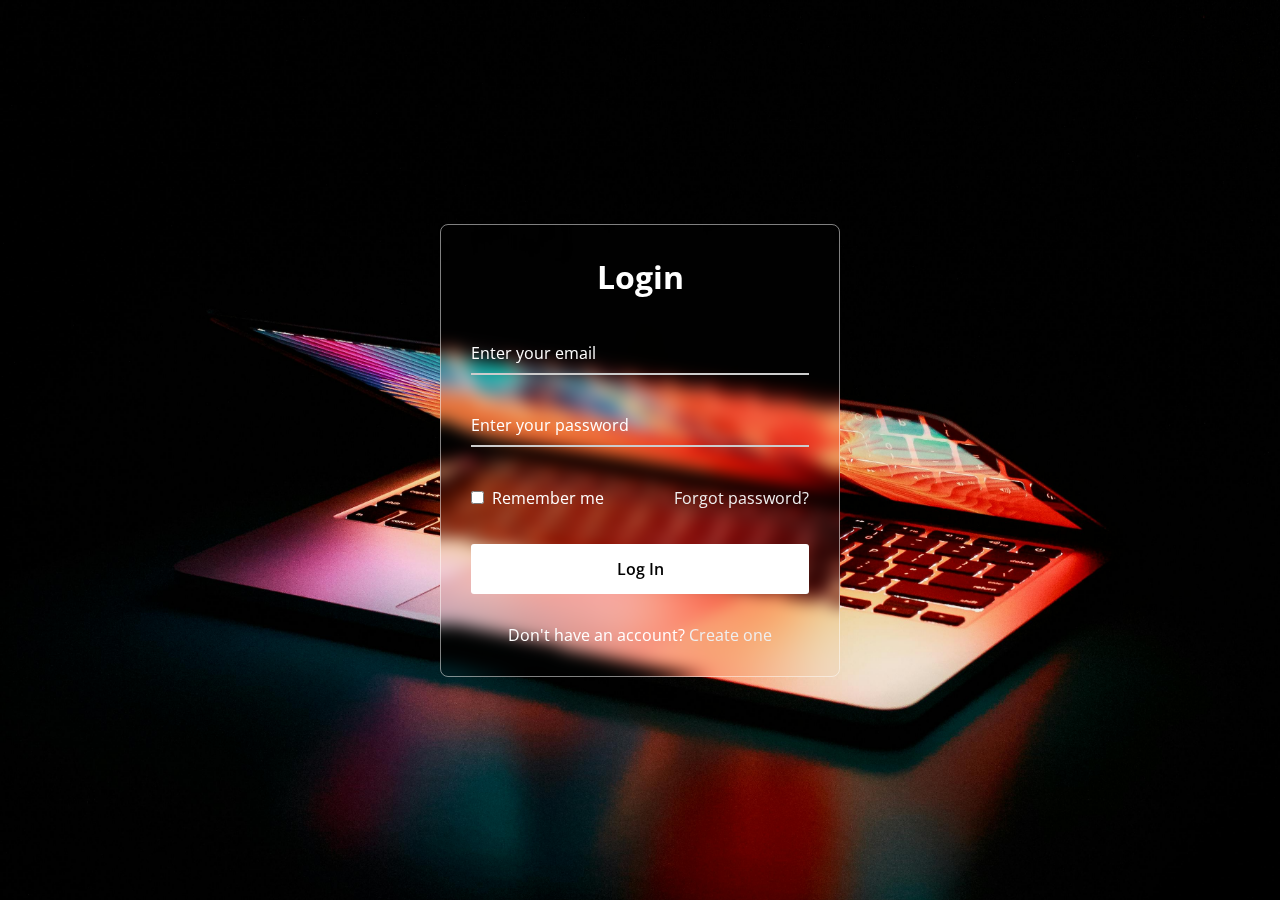
<file: login admin/login.html>
<!DOCTYPE html>
<!-- Coding By CodingNepal - www.codingnepalweb.com -->
<html>
<head>
  <meta charset="UTF-8">
  <meta name="viewport" content="width=device-width, initial-scale=1.0">
  <title>Glassmorphism Login Form | CodingNepal</title>
  <link rel="stylesheet" href="style.css">
</head>
<body>
  <div class="wrapper">
    <form action="#">
      <h2>Login</h2>
        <div class="input-field">
        <input type="text" required>
        <label>Enter your email</label>
      </div>
      <div class="input-field">
        <input type="password" required>
        <label>Enter your password</label>
      </div>
      <div class="forget">
        <label for="remember">
          <input type="checkbox" id="remember">
          <p>Remember me</p>
        </label>
        <a href="#">Forgot password?</a>
      </div>
      <button type="submit">Log In</button>
      <div class="register">
        <p>Don't have an account? <a href="signup.html">Create one</a></p>
      </div>
    </form>
  </div>
</body>
</html>
</file>
<file: css/style.css>
/*** Spinner Start ***/
/*** Spinner ***/
#spinner {
    opacity: 0;
    visibility: hidden;
    transition: opacity .5s ease-out, visibility 0s linear .5s;
    z-index: 99999;
}

#spinner.show {
    transition: opacity .5s ease-out, visibility 0s linear 0s;
    visibility: visible;
    opacity: 1;
}
/*** Spinner End ***/

.back-to-top {
    position: fixed;
    right: 30px;
    bottom: 30px;
    transition: 0.5s;
    z-index: 99;
}

/*** Button Start ***/
.btn {
    font-weight: 600;
    transition: .5s;
}

.btn-square {
    width: 32px;
    height: 32px;
}

.btn-sm-square {
    width: 34px;
    height: 34px;
}

.btn-md-square {
    width: 44px;
    height: 44px;
}

.btn-lg-square {
    width: 56px;
    height: 56px;
}

.btn-xl-square {
    width: 66px;
    height: 66px;
}

.btn-square,
.btn-sm-square,
.btn-md-square,
.btn-lg-square,
.btn-xl-square {
    padding: 0;
    display: flex;
    align-items: center;
    justify-content: center;
    font-weight: normal;
}

.btn.btn-primary {
    color: var(--bs-white);
}

.btn.btn-primary:hover {
    background: var(--bs-secondary);
    border: 1px solid var(--bs-secondary);
}

.btn.btn-secondary {
    color: var(--bs-white);
}

.btn.btn-secondary:hover {
    background: var(--bs-primary);
    border: 1px solid var(--bs-primary);
}

.btn.btn-light {
    color: var(--bs-primary);
}

.btn.btn-light:hover {
    color: var(--bs-white);
    background: var(--bs-primary);
    border: 1px solid var(--bs-primary);
}

/*** Icon Animation Start ***/
@keyframes icon-animat {
    0%  {border-radius: 67% 33% 29% 71% / 39% 46% 54% 61%;}

    25% {border-radius: 69% 31% 19% 81% / 43% 37% 63% 57%;}

    50% {border-radius: 67% 33% 16% 84% / 57% 37% 63% 43%;}

    75% {border-radius: 77% 23% 61% 39% / 36% 61% 39% 64%;}

    100% {border-radius: 67% 33% 29% 71% / 39% 46% 54% 61%;}
}
/*** Icon Animation End ***/


/*** Navbar Start ***/
.nav-bar {
    background: var(--bs-white);
}

.sticky-top {
    transition: 1s;
}

.navbar-light .navbar-nav .nav-link {
    position: relative;
    margin-right: 25px;
    padding: 35px 0;
    letter-spacing: 1px;
    color: var(--bs-dark);
    font-size: 17px;
    font-weight: 500;
    outline: none;
    transition: .5s;
}

.sticky-top .navbar-light .navbar-nav .nav-link {
    padding: 20px 0;
    color: var(--bs-dark);
}

.navbar-light .navbar-nav .nav-link:hover,
.navbar-light .navbar-nav .nav-link.active {
    color: var(--bs-primary);
}

.navbar-light .navbar-brand img {
    max-height: 60px;
    transition: .5s;
}

.sticky-top .navbar-light .navbar-brand img {
    max-height: 50px;
}

.navbar .dropdown-toggle::after {
    border: none;
    content: "\f107";
    font-family: "Font Awesome 5 Free";
    font-weight: 600;
    vertical-align: middle;
    margin-left: 8px;
}

.dropdown .dropdown-menu a:hover {
    background: var(--bs-primary);
    color: var(--bs-white);
}

.navbar .nav-item:hover .dropdown-menu {
    transform: rotateX(0deg);
    visibility: visible;
    margin-top: 8px !important;
    background: var(--bs-light);
    transition: .5s;
    opacity: 1;
}



@media (min-width: 992px) {
    .navbar .nav-item .dropdown-menu {
    display: block;
    visibility: hidden;
    top: 100%;
    transform: rotateX(-75deg);
    transform-origin: 0% 0%;
    border: 0;
    border-radius: 10px;
    margin-top: 8px !important;
    transition: .5s;
    opacity: 0;
    }
}

@media (max-width: 991px) {
    .navbar.navbar-expand-lg .navbar-toggler {
        padding: 8px 15px;
        border: 1px solid var(--bs-primary);
        color: var(--bs-primary);
    }

    .sticky-top .navbar-light .navbar-nav .nav-link {
        padding: 12px 0;
    }
}
/*** Navbar End ***/

/*** Carousel Header Start ***/
.carousel .carousel-item img {
    object-fit: cover;
}

.carousel .carousel-item,
.carousel .carousel-item img {
    height: 700px;
}

.carousel-item .carousel-caption {
    position: absolute;
    width: 100%;
    height: 100%;
    left: 0;
    bottom: 0;
    background: rgba(0, 0, 0, .6);
    display: flex;
    align-items: center;
}

.carousel .carousel-indicators {
    left: 75%;
    top: 50%;
    margin-right: 25%;
    transform: translateY(-50%);
    flex-direction: column;
}

.carousel-indicators [data-bs-target] {
    display: flex;
    width: 15px;
    height: 15px;
    border: 6px solid var(--bs-white);
    border-radius: 15px;
    padding: 0;
    margin-top:10px;
    margin-bottom:10px;
    background-color: var(--bs-secondary);
    opacity: 1;
    transition: 0.5s;
}

.carousel-indicators [data-bs-target].active {
    background-color: var(--bs-primary);
}

@media (max-width: 992px) {
    .carousel-indicators [data-bs-target] {
        display: none;
    }
}
/*** Carousel Header End ***/

/*** Single Page Hero Header Start ***/
.bg-breadcrumb {
    position: relative;
    overflow: hidden;
    background: linear-gradient(rgba(31, 46, 78, 1), rgba(0, 12, 33, 0.8)), url(../img/fact-bg.jpg);
    background-position: center top;
    background-repeat: no-repeat;
    background-size: cover;
    padding: 60px 0 60px 0;
    transition: 0.5s;
}

.bg-breadcrumb .breadcrumb {
    position: relative;
}

.bg-breadcrumb .breadcrumb .breadcrumb-item a {
    color: var(--bs-white);
}
/*** Single Page Hero Header End ***/

/*** Features Start ***/
.feature {
    background: var(--bs-light);
}

.feature .feature-item {
    display: flex;
    border-radius: 10px;
}

.feature .feature-item .feature-icon span {
    width: 90px; 
    height: 90px;
    display: flex;
    align-items: center;
    justify-content: center;
    color: var(--bs-secondary);
    background: var(--bs-primary);
    border-radius: 67% 33% 29% 71% / 39% 46% 54% 61%;;
    animation-name: icon-animat;
    animation-duration: 5s;
    animation-delay: 1s;
    animation-direction: alternate;
    animation-iteration-count: infinite;
    transition: 0.5s;
}

/*** Features End ***/

/*** About Start ***/
.about .about-item .about-item-inner {
    display: flex;
    flex-direction: column;
    align-items: center;
    justify-content: center;
    text-align: center;
    border-radius: 10px;
    background: var(--bs-light);
    transition: 0.5s;
}

.about .about-item .about-item-inner .about-icon {
    width: 90px; 
    height: 90px; 
    border-radius: 67% 33% 29% 71% / 39% 46% 54% 61%;
    display: flex;
    align-items: center;
    justify-content: center;
    color: var(--bs-secondary);
    background: var(--bs-primary);
    animation-name: icon-animat;
    animation-duration: 5s;
    animation-delay: 1s;
    animation-direction: alternate;
    animation-iteration-count: infinite;
    transition: 0.5s;
}

.about .about-img {
    position: relative;
    overflow: hidden;
    width: 100%;
    height: 100%;
    
}

.about .about-img .img-1 {
    height: 85%;
    margin-right: 50px;
}

.about .about-img .img-2 {
    position: absolute;
    width: 100%; 
    bottom: 0; 
    right: 0;
    padding-left: 50px;
    border-radius: 10px;
}

.about .about-img::after {
    content: "";
    position: absolute;
    width: 10px;
    height: 98%;
    top: 0;
    right: 0;
    border-radius: 10px;
    background: var(--bs-primary);
    z-index: -1;
}

.about .about-item .text-item {
    position: relative;
    padding-left: 25px;
}

.about .about-item .text-item::after {
    content: "";
    position: absolute;
    width: 5px;
    height: 100%;
    top: 0;
    left: 0;
    border-radius: 10px;
    background: var(--bs-secondary);
}
/*** About End ***/


/*** Fact Counter Start ***/
.counter {
    background: linear-gradient(rgba(0, 12, 33, 0.9), rgba(31, 46, 78, 0.9)), url(../img/fact-bg.jpg);
    background-position: center center;
    background-repeat: no-repeat;
    background-size: cover;
}

.counter .counter-item .counter-item-icon {
    width: 90px; 
    height: 90px; 
    border-radius: 67% 33% 29% 71% / 39% 46% 54% 61%;
    display: flex;
    align-items: center;
    justify-content: center;
    color: var(--bs-secondary);
    background: var(--bs-primary);
    animation-name: icon-animat;
    animation-duration: 5s;
    animation-delay: 1s;
    animation-direction: alternate;
    animation-iteration-count: infinite;
    transition: 0.5s;
}

/*** Fact Counter End ***/

/*** Services Start ***/
.service .service-item {
    position: relative;
    display: flex;
    flex-direction: column;
    align-items: center;
    justify-content: center;
    text-align: center;
    box-shadow: 0 0 45px rgba(0, 0, 0, .1);
    border-radius: 10px;
    background: var(--bs-white);
    transition: 0.5s;
}

.service .service-item:hover {
    display: flex;
    flex-direction: column;
    align-items: center;
    justify-content: center;
    text-align: center;
    border-radius: 60px;
    background: var(--bs-light);
}

.service .service-item::after {
    content: "";
    position: absolute;
    width: 100%;
    height: 100%;
    bottom: 0;
    left: 0;
    background: var(--bs-primary);
    border-radius: 10px;
    z-index: -1;
    transition: 0.5s;
    opacity: 0;
}

.service .service-item:hover::after {
    opacity: 1;
}

.service .service-item .service-icon {
    width: 90px; 
    height: 90px; 
    border-radius: 67% 33% 29% 71% / 39% 46% 54% 61%;
    display: flex;
    align-items: center;
    justify-content: center;
    color: var(--bs-secondary);
    background: var(--bs-primary);
    animation-name: icon-animat;
    animation-duration: 5s;
    animation-delay: 1s;
    animation-direction: alternate;
    animation-iteration-count: infinite;
    transition: 0.5s;
}
/*** Service End ***/

/*** Cars Categories Start ***/
.categories .categories-item {
    position: relative;
    border: 1px solid var(--bs-secondary);
    border-radius: 10px;
    transition: 0.5s;
}

.categories .categories-item:hover {
    border: 1px solid var(--bs-primary);
}

.categories .categories-item .categories-item-inner {
    position: relative;
    overflow: hidden;
    border-radius: 10px;
    transition: 0.5s;
}

.categories .categories-item .categories-item-inner:hover {
    box-shadow: 0 0 50px rgba(234, 0, 30, .3);
}

.categories .categories-item-inner .categories-img {
    background: var(--bs-light);
}

.categories .categories-item-inner .categories-content {
    border-top: 4px solid var(--bs-white);
    text-align: center;
    background: var(--bs-light);
}

.categories .categories-item-inner .categories-review {
    display: flex;
    align-items: center;
    justify-content: center;
}

.categories-carousel .owl-stage-outer {
    margin-top: 65px;
    margin-right: -1px;
}

.categories-carousel .owl-nav .owl-prev,
.categories-carousel .owl-nav .owl-next {
    position: absolute;
    top: -65px;
    padding: 10px 35px;
    color: var(--bs-white);
    background: var(--bs-primary);
    border-radius: 50px;
    transition: 0.5s;
}

.categories-carousel .owl-nav .owl-prev {
    left: 0 !important;
}

.categories-carousel .owl-nav .owl-next {
    right: 0;
}

.categories-carousel .owl-nav .owl-prev:hover,
.categories-carousel .owl-nav .owl-next:hover {
    background: var(--bs-secondary);
    color: var(--bs-white);
}
/*** Cars Categories End ***/


/*** Process Start ***/
.steps {
    background: linear-gradient(rgba(0, 0, 0, 0.9), rgba(0, 0, 0, 0.9)), url(../img/pexels-akos-szabo-415991738-15042681.jpg);
    background-position: center center;
    background-repeat: no-repeat;
    background-size: cover;
}


.steps .steps-item {
    position: relative;
    background: var(--bs-secondary);
    border-radius: 10px;
}

.steps .steps-item h4,
.steps .steps-item p {
    color: var(--bs-white);
}

.steps .steps-item .setps-number {
    position: absolute;
    width: 64px;
    height: 64px;
    bottom: 0; 
    right: 40px;
    font-weight: 900;
    border: 1px solid var(--bs-white); 
    border-radius: 64px;
    transform: translateY(50%);
    color: var(--bs-white);
    background: var(--bs-secondary);
    display: flex;
    align-items: center;
    justify-content: center;
}
/*** Process End ***/


/*** Blog Start ***/
.blog .blog-item {
    border-radius: 10px;
    transition: 0.5s;
}

.blog .blog-item:hover {
    box-shadow: 0 0 45px rgba(0, 0, 0, .2);
}

.blog .blog-item .blog-img {
    position: relative;
    overflow: hidden;
    border-top-left-radius: 10px;
    border-top-right-radius: 10px;
}

.blog .blog-item .blog-img::after {
    content: "";
    position: absolute;
    width: 100%;
    height: 0;
    bottom: 0;
    left: 0;
    background: rgba(255, 255, 255, 0.3);
    transition: 0.5s;
}

.blog .blog-item:hover .blog-img::after {
    height: 100%;
}

.blog .blog-item .blog-img img {
    transition: 0.5s;
}

.blog .blog-item:hover .blog-img img {
    transform: scale(1.2);
}  

.blog .blog-item .blog-content {
    position: relative;
    background: var(--bs-light);
}

.blog .blog-item .blog-content .blog-date {
    position: absolute;
    top: 0; 
    left: 25px; 
    transform: translateY(-50%);
    padding: 12px 25px;
    border-radius: 10px;
    color: var(--bs-white);
    background: var(--bs-primary);
}

.blog .blog-item .blog-content .blog-comment {
    display: flex;
    justify-content: space-between;
}
/*** Blog End ***/


/*** Banner Start ***/
.banner .banner-item {
    position: relative;
    width: 100%;
    height: 100%;
    border-radius: 10px;
    transition: 0.5s;
    z-index: 1;
}

.banner .banner-item::after {
    content: "";
    position: absolute;
    width: 100%;
    height: 100%;
    top: 0;
    left: 0;
    border-radius: 10px;
    background: rgba(0, 0, 0, .6);
    z-index: 2;
}

.banner .banner-item .banner-content {
    position: absolute;
    width: 100%;
    height: 100%;
    top: 0;
    right: 0;
    margin-left: 0;
    margin-bottom: 0;
    padding: 25px;
    border-radius: 10px;
    display: flex;
    flex-direction: column;
    justify-content: center;
    align-items: end;
    z-index: 5;
}

@media (min-width: 992px) {
    .banner .banner-item .banner-content h2 {
        font-size: 45px;
        margin-bottom: 20px;
    }

    .banner .banner-item .banner-content h1 {
        font-size: 72px;
        margin-bottom: 20px;
    }

    .banner .banner-item .banner-content p {
        font-size: 40px;
        margin-bottom: 20px;
    }
}
/*** Banner End ***/

/*** Team Start ***/
.team .team-item {
    position: relative;
    text-align: center;
    border-radius: 10px;
    margin-top: 100px;
    background: var(--bs-light);
    transition: 0.5s;
    z-index: 1;
}

.team .team-item::after {
    content: "";
    position: absolute;
    width: 100%;
    height: 0;
    bottom: 0;
    left: 0;
    border-radius: 10px;
    background: var(--bs-secondary);
    z-index: 2;
    transition: 0.5s;
}

.team .team-item:hover::after {
    height: 100%;
}

.team .team-item .team-content {
    position: relative;
    z-index: 5;
}

.team .team-item .team-content h4,
.team .team-item .team-content p {
    transition: 0.5s;
}

.team .team-item:hover .team-content h4 {
    color: var(--bs-white);
}
.team .team-item:hover .team-content p {
    color: var(--bs-white);
}

.team .team-item .team-img {
    position: relative;
    overflow: hidden;
    top: -100px;
    margin-bottom: -100px;
    border-radius: 10px;
    z-index: 3;
}

.team .team-item .team-img img {
    transition: 0.5s;
}

.team .team-item:hover .team-img img {
    transform: scale(1.1);
}

.team .team-item .team-img::after {
    content: "";
    position: absolute;
    width: 100%;
    height: 0;
    top: 0;
    left: 0;
    border-radius: 10px;
    background: rgba(255, 255, 255, .3);
    z-index: 4;
    transition: 0.5s;
}

.team .team-item:hover .team-img::after {
    height: 100%;
}
/*** Team End ***/

/*** Testimonial Start ***/
.testimonial-carousel .owl-stage-outer {
    margin-right: -1px;
}

.testimonial .testimonial-item {
    position: relative;
    margin-top: 35px;
    border: 1px solid var(--bs-secondary);
    border-radius: 10px;
}

.testimonial .testimonial-item .testimonial-quote {
    position: absolute;
    width: 70px;
    height: 70px;
    top: 0;
    right: 25px;
    transform: translateY(-50%);
    border-radius: 70px;
    color: var(--bs-white);
    background: var(--bs-secondary);
    display: flex;
    align-items: center;
    justify-content: center;
}

.testimonial .testimonial-item .testimonial-inner {
    display: flex;
    align-items: center;
    background: var(--bs-light);
    border-top-left-radius: 10px;
    border-top-right-radius: 10px;
}

.testimonial .testimonial-item .testimonial-inner img {
    width: 100px; 
    height: 100px; 
    border-radius: 100px;
    border: 4px solid var(--bs-white);
}

.testimonial-carousel .owl-dots {
    display: flex;
    justify-content: center;
}

.testimonial-carousel .owl-dots .owl-dot {
    width: 30px;
    height: 30px;
    border-radius: 30px;
    margin: 20px 10px 0 10px;
    background: var(--bs-primary);
    transition: 0.5s;
}

.testimonial-carousel .owl-dots .owl-dot.active {
    width: 30px;
    height: 30px;
    border-radius: 30px;
    background: var(--bs-secondary);
    transition: 0.5s;
}

.testimonial-carousel .owl-dots .owl-dot span {
    position: relative;
    margin-top: 50%;
    margin-left: 50%;
    transform: translate(-50%, -50%);
    display: flex;
    align-items: center;
    justify-content: center;
    text-align: center;
}

.testimonial-carousel .owl-dots .owl-dot.active span::after {
    background: var(--bs-primary);
}

.testimonial-carousel .owl-dots .owl-dot span::after {
    content: "";
    width: 15px;
    height: 15px;
    border-radius: 15px;
    position: absolute;
    top: 50%;
    left: 0;
    transform: translateY(-50%);
    display: flex;
    align-items: center;
    justify-content: center;
    text-align: center;
    background: var(--bs-white);
    transition: 0.5s;
}
/*** Testimonial End ***/

/*** Contact Start ***/
.contact .contact-add-item {
    border-radius: 10px;
    display: flex;
    flex-direction: column;
    align-items: center;
    justify-content: center;
    text-align: center;
    background: var(--bs-light);
}

.contact .contact-add-item .contact-icon {
    width: 90px; 
    height: 90px; 
    border-radius: 67% 33% 29% 71% / 39% 46% 54% 61%;
    display: flex;
    align-items: center;
    justify-content: center;
    color: var(--bs-secondary);
    background: var(--bs-primary);
    animation-name: icon-animat;
    animation-duration: 5s;
    animation-delay: 1s;
    animation-direction: alternate;
    animation-iteration-count: infinite;
    transition: 0.5s;
}

/*** Contact End ***/


/*** Footer Start ***/
.footer {
    background: var(--bs-dark);
}

.footer .footer-item a {
    line-height: 35px;
    color: var(--bs-body);
    transition: 0.5s;
}

.footer .footer-item p {
    line-height: 35px;
}

.footer .footer-item a:hover {
    letter-spacing: 1px;
    color: var(--bs-primary);
}

.footer .footer-item .footer-btn a,
.footer .footer-item .footer-btn a i {
    transition: 0.5s;
}

.footer .footer-item .footer-btn a:hover {
    background: var(--bs-white);
}

.footer .footer-item .footer-btn a:hover i {
    color: var(--bs-primary) !important;
}
/*** Footer End ***/

/*** copyright Start ***/
.copyright {
    border-top: 1px solid rgba(255, 255, 255, 0.08);
    background: var(--bs-dark);
}
/*** copyright end ***/
</file>
<file: css/form.css>
/* Google Font Link */
@import url('https://fonts.googleapis.com/css2?family=Poppins:wght@200;300;400;500;600;700&display=swap');
* {
  margin: 0;
  padding: 0;
  box-sizing: border-box;
  font-family: "Poppins", sans-serif;
}
body {
  min-height: 100vh;
  display: flex;
  align-items: center;
  justify-content: center;
  background: #fff;
  padding: 30px;
}
.container {
  position: relative;
  max-width: 850px;
  width: 100%;
  background: #fff;
  padding: 40px 30px;
  box-shadow: 0 5px 10px rgba(0, 0, 0, 0.2);
  perspective: 2700px;
}
.container .cover {
  position: absolute;
  top: 0;
  left: 50%;
  height: 100%;
  width: 50%;
  z-index: 98;
  transition: all 1s ease;
  transform-origin: left;
  transform-style: preserve-3d;
  backface-visibility: hidden;
}
.container #flip:checked ~ .cover {
  transform: rotateY(-180deg);
}
.container #flip:checked ~ .forms .login-form {
  pointer-events: none;
}
.container .cover .front,
.container .cover .back {
  position: absolute;
  top: 0;
  left: 0;
  height: 100%;
  width: 100%;
}
.cover .back {
  transform: rotateY(180deg);
}
.container .cover img {
  position: absolute;
  height: 100%;
  width: 100%;
  object-fit: cover;
  z-index: 10;
}
.container .cover .text {
  position: absolute;
  z-index: 10;
  height: 100%;
  width: 100%;
  display: flex;
  flex-direction: column;
  align-items: center;
  justify-content: center;
}
.container .cover .text::before {
  content: '';
  position: absolute;
  height: 100%;
  width: 100%;
  opacity: 0.5;
  background: #142e4e;
}
.cover .text .text-1,
.cover .text .text-2 {
  z-index: 20;
  font-size: 26px;
  font-weight: 600;
  color: #fff;
  text-align: center;
}
.cover .text .text-2 {
  font-size: 15px;
  font-weight: 500;
}
.container .forms {
  height: 100%;
  width: 100%;
  background: #fff;
}
.container .form-content {
  display: flex;
  align-items: center;
  justify-content: space-between;
}
.form-content .login-form,
.form-content .signup-form {
  width: calc(100% / 2 - 25px);
}
.forms .form-content .title {
  position: relative;
  font-size: 24px;
  font-weight: 500;
  color: #333;
}
.forms .form-content .title:before {
  content: '';
  position: absolute;
  left: 0;
  bottom: 0;
  height: 3px;
  width: 25px;
  background: #175dc6;
}
.forms .signup-form .title:before {
  width: 20px;
}
.forms .form-content .input-boxes {
  margin-top: 30px;
}
.forms .form-content .input-box {
  display: flex;
  align-items: center;
  height: 50px;
  width: 100%;
  margin: 10px 0;
  position: relative;
}
.form-content .input-box input {
  height: 100%;
  width: 100%;
  outline: none;
  border: none;
  padding: 0 30px;
  font-size: 16px;
  font-weight: 500;
  border-bottom: 2px solid rgba(0, 0, 0, 0.2);
  transition: all 0.3s ease;
}
.form-content .input-box input:focus,
.form-content .input-box input:valid {
  border-color: #142e4e;
}
.form-content .input-box i {
  position: absolute;
  color: #142e4e;
  font-size: 17px;
}
.forms .form-content .text {
  font-size: 14px;
  font-weight: 500;
  color: #333;
}
.forms .form-content .text a {
  text-decoration: none;
}
.forms .form-content .text a:hover {
  text-decoration: underline;
}
.forms .form-content .button {
  color: #fff;
  margin-top: 40px;
}
.forms .form-content .button input {
  color: #fff;
  background: #142e4e;
  border-radius: 6px;
  padding: 0;
  cursor: pointer;
  transition: all 0.4s ease;
}
.forms .form-content .button input:hover {
  background: #1653df;
}
.forms .form-content label {
  color: #175dc6;
  cursor: pointer;
}
.forms .form-content label:hover {
  text-decoration: underline;
}
.forms .form-content .login-text,
.forms .form-content .sign-up-text {
  text-align: center;
  margin-top: 25px;
}
.container #flip {
  display: none;
}
@media (max-width: 730px) {
  .container .cover {
    display: none;
  }
  .form-content .login-form,
  .form-content .signup-form {
    width: 100%;
  }
  .form-content .signup-form {
    display: none;
  }
  .container #flip:checked ~ .forms .signup-form {
    display: block;
  }
  .container #flip:checked ~ .forms .login-form {
    display: none;
  }
}
</file>
<file: login admin/style.css>
@import url("https://fonts.googleapis.com/css2?family=Open+Sans:wght@200;300;400;500;600;700&display=swap");
* {
  margin: 0;
  padding: 0;
  box-sizing: border-box;
  font-family: "Open Sans", sans-serif;
}
body {
  display: flex;
  align-items: center;
  justify-content: center;
  min-height: 100vh;
  width: 100%;
  padding: 0 10px;
}
body::before {
  content: "";
  position: absolute;
  width: 100%;
  height: 100%;
  background: url("pexels-junior-teixeira-1064069-2047905.jpg"), #000;
  background-position: center;
  background-size: cover;
}
.wrapper {
  width: 400px;
  border-radius: 8px;
  padding: 30px;
  text-align: center;
  border: 1px solid rgba(255, 255, 255, 0.5);
  backdrop-filter: blur(8px);
  -webkit-backdrop-filter: blur(8px);
}
form {
  display: flex;
  flex-direction: column;
}
h2 {
  font-size: 2rem;
  margin-bottom: 20px;
  color: #fff;
}
.input-field {
  position: relative;
  border-bottom: 2px solid #ccc;
  margin: 15px 0;
}
.input-field label {
  position: absolute;
  top: 50%;
  left: 0;
  transform: translateY(-50%);
  color: #fff;
  font-size: 16px;
  pointer-events: none;
  transition: 0.15s ease;
}
.input-field input {
  width: 100%;
  height: 40px;
  background: transparent;
  border: none;
  outline: none;
  font-size: 16px;
  color: #fff;
}
.input-field input:focus~label,
.input-field input:valid~label {
  font-size: 0.8rem;
  top: 10px;
  transform: translateY(-120%);
}
.forget {
  display: flex;
  align-items: center;
  justify-content: space-between;
  margin: 25px 0 35px 0;
  color: #fff;
}
#remember {
  accent-color: #fff;
}
.forget label {
  display: flex;
  align-items: center;
}
.forget label p {
  margin-left: 8px;
}
.wrapper a {
  color: #efefef;
  text-decoration: none;
}
.wrapper a:hover {
  text-decoration: underline;
}
button {
  background: #fff;
  color: #000;
  font-weight: 600;
  border: none;
  padding: 12px 20px;
  cursor: pointer;
  border-radius: 3px;
  font-size: 16px;
  border: 2px solid transparent;
  transition: 0.3s ease;
}
button:hover {
  color: #fff;
  border-color: #fff;
  background: rgba(255, 255, 255, 0.15);
}
.register {
  text-align: center;
  margin-top: 30px;
  color: #fff;
}
</file>
